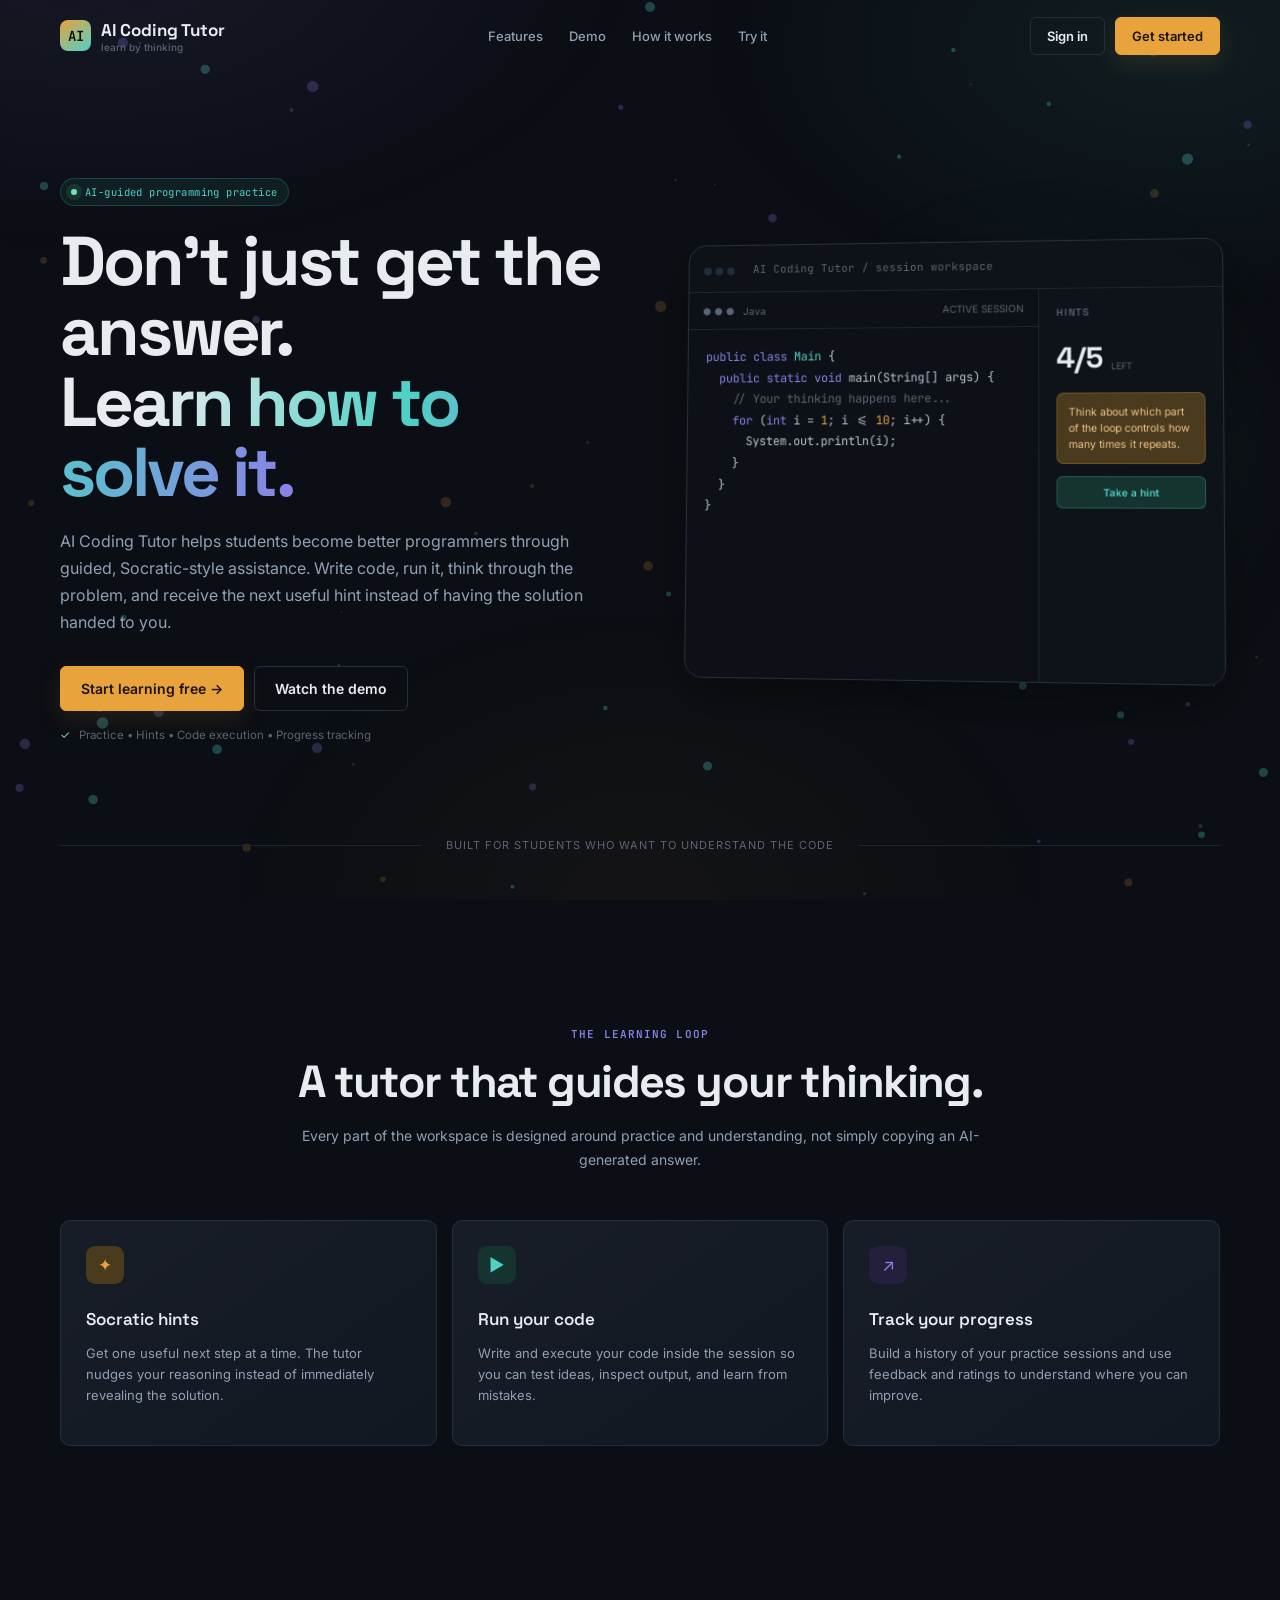
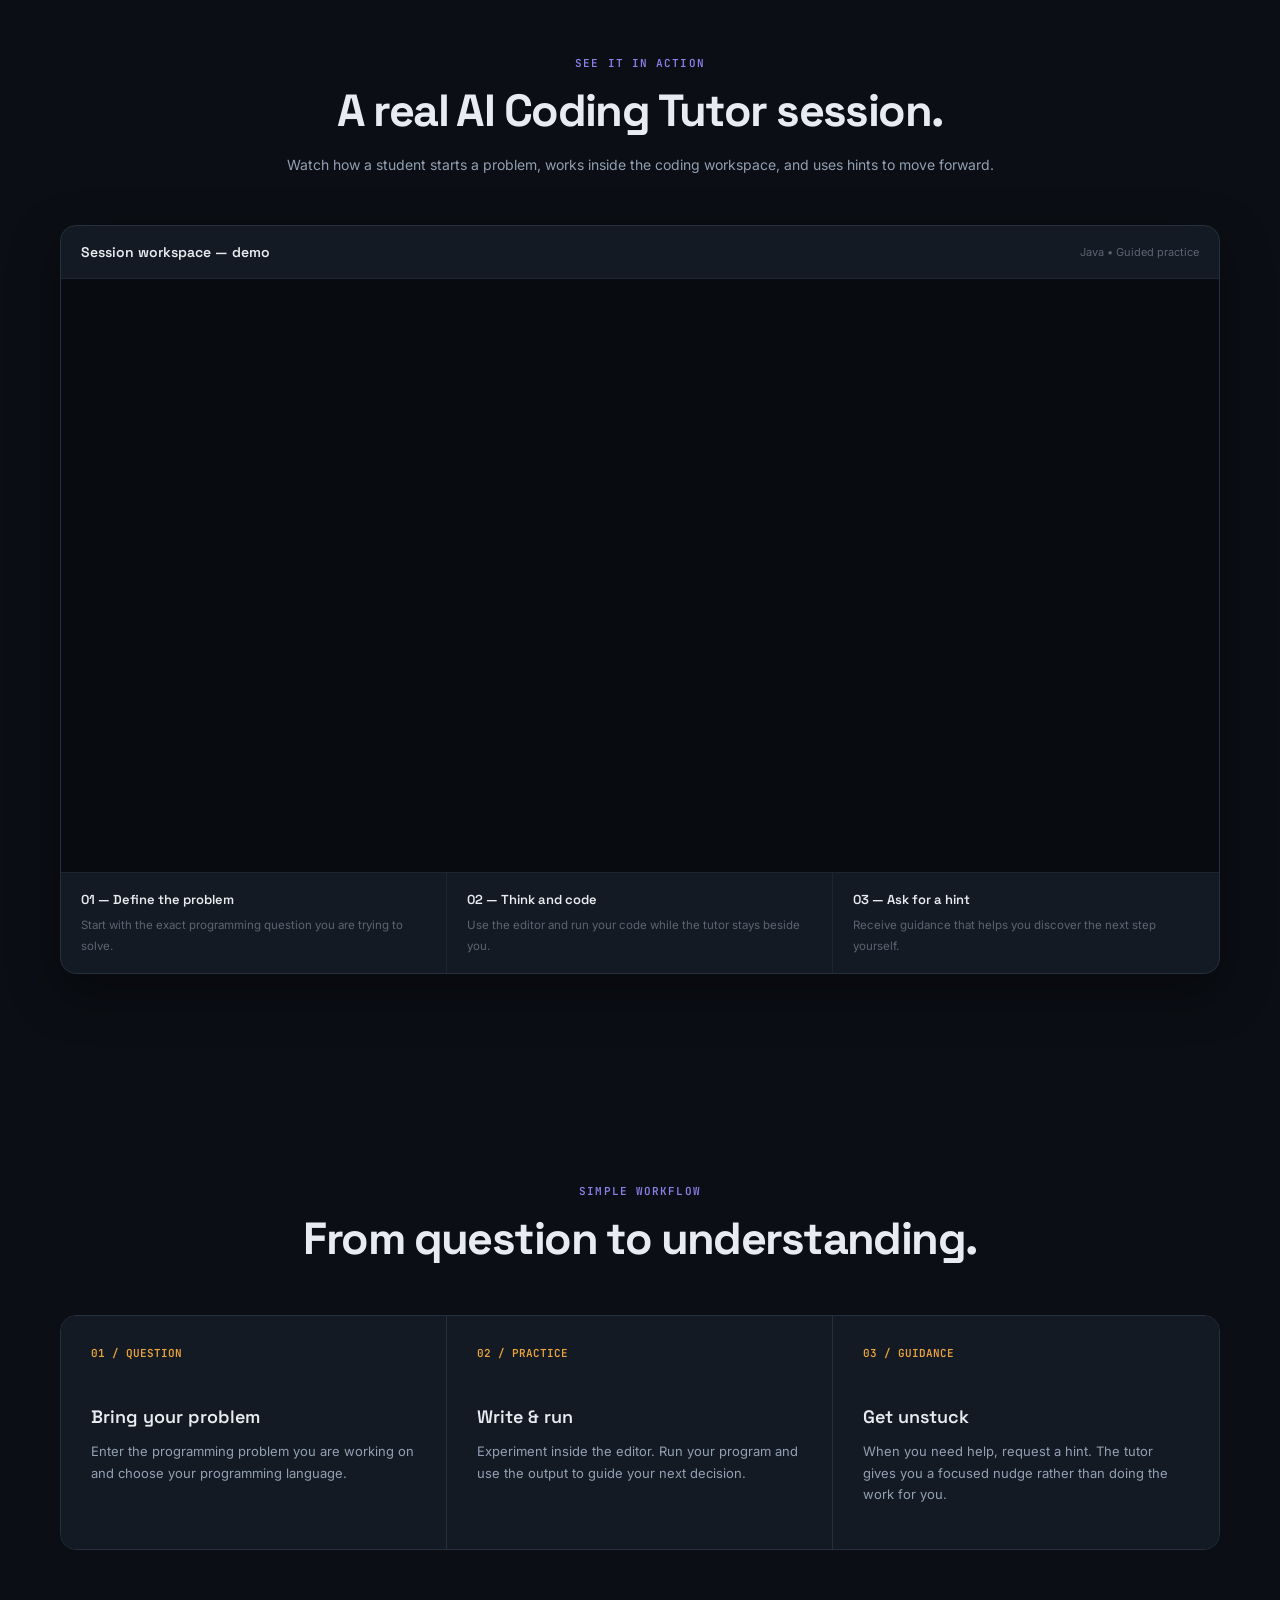
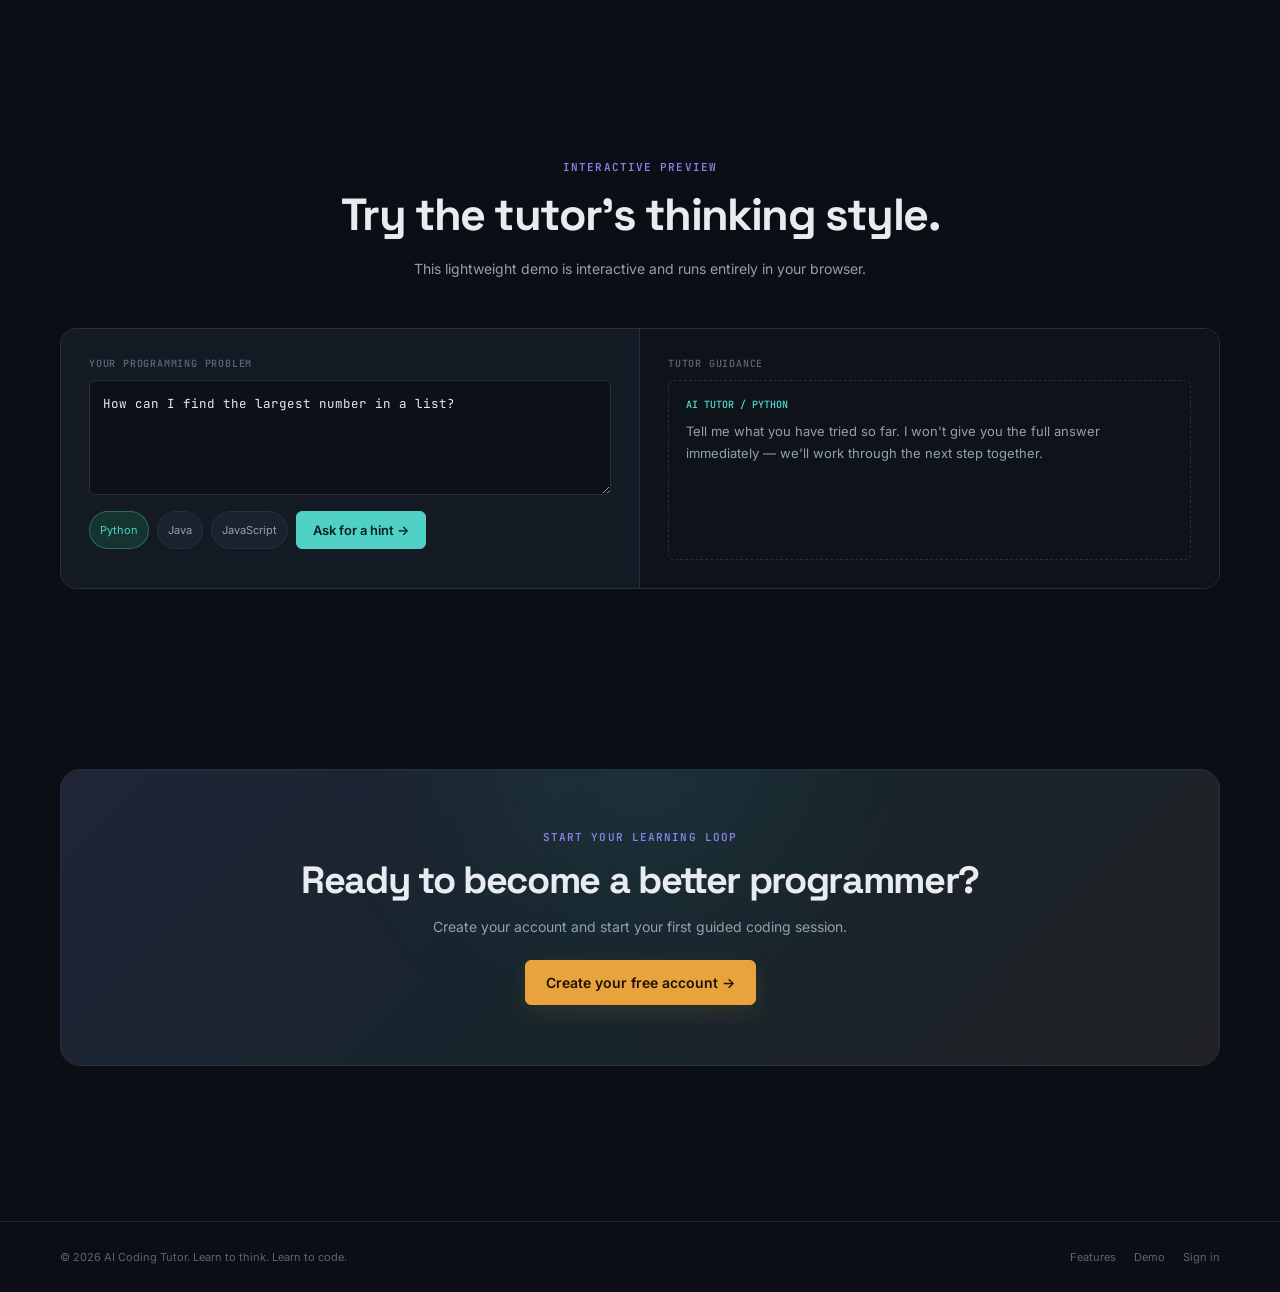
<file: src/main/resources/static/index.html>
<!DOCTYPE html>
<html lang="en">
<head>
    <meta charset="UTF-8">
    <meta name="viewport" content="width=device-width, initial-scale=1.0">
    <title>AI Coding Tutor — Learn to Think, Not Just Code</title>

    <style>
        @import url('https://fonts.googleapis.com/css2?family=Space+Grotesk:wght@500;600;700&family=Inter:wght@400;500;600;700&family=JetBrains+Mono:wght@400;500;600&display=swap');

        :root{
            --bg:#0B0E14;
            --bg-alt:#0E1219;
            --surface:#141A23;
            --surface-2:#1B222D;
            --surface-3:#222B38;
            --border:#262F3D;
            --border-soft:#1D2530;
            --text-primary:#E8ECF1;
            --text-secondary:#92A0B3;
            --text-muted:#5B6472;
            --accent-amber:#E8A33D;
            --accent-amber-dim:#4A3A1E;
            --accent-cyan:#4FD1C5;
            --accent-cyan-dim:#16342F;
            --accent-mint:#6EE7B7;
            --accent-mint-dim:#16332A;
            --accent-coral:#F2685C;
            --accent-coral-dim:#3A211E;
            --accent-violet:#8B7FE8;
            --accent-violet-dim:#241F3D;
            --radius-sm:6px;
            --radius-md:10px;
            --radius-lg:16px;
            --shadow-1:0 1px 2px rgba(0,0,0,.4);
            --shadow-2:0 18px 50px rgba(0,0,0,.38);
            --font-display:'Space Grotesk','Inter',sans-serif;
            --font-body:'Inter',sans-serif;
            --font-mono:'JetBrains Mono',monospace;
        }

        *{box-sizing:border-box}
        html{scroll-behavior:smooth;color-scheme:dark}
        body{
            margin:0;
            background:var(--bg);
            color:var(--text-primary);
            font-family:var(--font-body);
            -webkit-font-smoothing:antialiased;
            overflow-x:hidden;
        }
        body:before{
            content:"";
            position:fixed;
            inset:0;
            pointer-events:none;
            z-index:-2;
            background:
                    radial-gradient(900px 500px at 8% -5%,rgba(139,127,232,.09),transparent 60%),
                    radial-gradient(800px 450px at 92% 5%,rgba(79,209,197,.08),transparent 60%),
                    radial-gradient(700px 500px at 50% 100%,rgba(232,163,61,.045),transparent 60%);
        }
        canvas#particles{
            position:fixed;
            inset:0;
            width:100%;
            height:100%;
            z-index:-1;
            pointer-events:none;
            opacity:.7;
        }
        a{text-decoration:none;color:inherit}
        button{font-family:inherit}
        .container{width:min(1160px,calc(100% - 40px));margin:auto}

        /* NAV */
        .navbar{
            position:fixed;
            top:0;left:0;right:0;
            z-index:100;
            height:72px;
            border-bottom:1px solid transparent;
            transition:.25s ease;
        }
        .navbar.scrolled{
            background:rgba(11,14,20,.78);
            backdrop-filter:blur(16px);
            border-color:var(--border-soft);
        }
        .nav-inner{
            height:100%;
            display:flex;
            align-items:center;
            justify-content:space-between;
        }
        .brand{
            display:flex;align-items:center;gap:10px;
            font-family:var(--font-display);
            font-weight:700;font-size:17px;
        }
        .brand-mark{
            width:31px;height:31px;border-radius:8px;
            display:grid;place-items:center;
            background:linear-gradient(145deg,var(--accent-amber),var(--accent-cyan));
            color:#0B0E14;
            font-family:var(--font-mono);
            font-weight:600;font-size:14px;
        }
        .brand small{
            display:block;color:var(--text-muted);
            font-family:var(--font-body);
            font-size:10px;font-weight:500;
        }
        .nav-links{display:flex;align-items:center;gap:26px}
        .nav-links a{
            color:var(--text-secondary);
            font-size:13px;font-weight:500;
            transition:.2s;
        }
        .nav-links a:hover{color:var(--text-primary)}
        .nav-actions{display:flex;align-items:center;gap:10px}
        .btn{
            display:inline-flex;align-items:center;justify-content:center;gap:8px;
            border-radius:var(--radius-sm);
            border:1px solid transparent;
            font-weight:600;font-size:13px;
            cursor:pointer;padding:10px 16px;
            transition:transform .15s,background .2s,border-color .2s,box-shadow .2s;
        }
        .btn:hover{transform:translateY(-1px)}
        .btn-primary{
            background:var(--accent-amber);
            color:#1A1305;
            border-color:var(--accent-amber);
            box-shadow:0 8px 24px rgba(232,163,61,.12);
        }
        .btn-primary:hover{background:#f3ae4c;box-shadow:0 10px 28px rgba(232,163,61,.2)}
        .btn-outline{
            background:transparent;
            color:var(--text-primary);
            border-color:var(--border);
        }
        .btn-outline:hover{background:var(--surface-2);border-color:var(--text-secondary)}
        .btn-cyan{background:var(--accent-cyan);color:#052221;border-color:var(--accent-cyan)}
        .btn-cyan:hover{background:#63dcd1}
        .btn-large{padding:13px 20px;font-size:14px}

        /* HERO */
        .hero{
            min-height:820px;
            padding-top:100px;
            position:relative;
            display:flex;
            align-items:center;
        }
        .hero-grid{
            display:grid;
            grid-template-columns:1.02fr .98fr;
            gap:60px;
            align-items:center;
        }
        .eyebrow{
            display:inline-flex;align-items:center;gap:8px;
            padding:6px 10px;
            border:1px solid rgba(79,209,197,.2);
            background:rgba(22,52,47,.45);
            border-radius:100px;
            color:var(--accent-cyan);
            font-family:var(--font-mono);
            font-size:10.5px;
            letter-spacing:.04em;
            margin-bottom:20px;
        }
        .eyebrow .pulse{
            width:6px;height:6px;border-radius:50%;
            background:var(--accent-mint);
            box-shadow:0 0 0 5px rgba(110,231,183,.1);
        }
        .hero h1{
            font-family:var(--font-display);
            font-size:clamp(43px,5.4vw,72px);
            line-height:1.02;
            letter-spacing:-.045em;
            margin:0 0 20px;
            max-width:720px;
        }
        .hero h1 .gradient{
            background:linear-gradient(100deg,var(--text-primary) 15%,var(--accent-cyan) 54%,var(--accent-violet));
            -webkit-background-clip:text;
            background-clip:text;
            color:transparent;
        }
        .hero-copy{
            color:var(--text-secondary);
            font-size:16px;
            line-height:1.7;
            max-width:590px;
        }
        .hero-actions{display:flex;gap:10px;margin-top:30px;flex-wrap:wrap}
        .hero-note{
            display:flex;align-items:center;gap:9px;
            color:var(--text-muted);
            font-size:11.5px;
            margin-top:17px;
        }
        .hero-note span{color:var(--accent-mint)}
        .hero-visual{
            position:relative;
            perspective:1000px;
        }
        .glow{
            position:absolute;
            width:300px;height:300px;
            border-radius:50%;
            filter:blur(70px);
            background:rgba(79,209,197,.11);
            right:5%;top:15%;
            pointer-events:none;
        }
        .app-window{
            position:relative;
            border:1px solid var(--border);
            border-radius:18px;
            background:rgba(14,18,25,.9);
            box-shadow:var(--shadow-2),0 0 0 1px rgba(139,127,232,.035);
            overflow:hidden;
            transform:rotateY(-4deg) rotateX(2deg);
            transition:transform .5s ease;
        }
        .app-window:hover{transform:rotateY(0) rotateX(0) translateY(-4px)}
        .window-top{
            height:48px;
            border-bottom:1px solid var(--border-soft);
            display:flex;align-items:center;
            padding:0 15px;gap:7px;
        }
        .traffic span{width:8px;height:8px;border-radius:50%;background:var(--surface-3);display:inline-block;margin-right:4px}
        .window-title{margin-left:8px;color:var(--text-muted);font-size:11px;font-family:var(--font-mono)}
        .window-body{
            display:grid;
            grid-template-columns:1fr 180px;
            min-height:390px;
        }
        .editor{
            background:#0D1117;
            border-right:1px solid var(--border-soft);
        }
        .editor-head{
            height:38px;border-bottom:1px solid var(--border-soft);
            display:flex;align-items:center;justify-content:space-between;
            padding:0 14px;color:var(--text-muted);font-size:10px;
        }
        .code{padding:18px;font:12px/1.8 var(--font-mono);color:#B9C2D0}
        .code .kw{color:#8B7FE8}.code .fn{color:#4FD1C5}.code .str{color:#E8A33D}.code .cm{color:#5B6472}
        .code-line{white-space:pre}
        .hints{background:var(--bg-alt);padding:17px}
        .hints-title{font:600 10px var(--font-display);color:var(--text-muted);letter-spacing:.08em}
        .hint-count{
            display:flex;align-items:end;gap:8px;margin:20px 0 17px;
        }
        .hint-count strong{font:700 29px var(--font-display)}
        .hint-count small{color:var(--text-muted);font-size:9px;margin-bottom:4px}
        .mini-hint{
            padding:11px;border-radius:7px;
            background:var(--accent-amber-dim);
            border:1px solid rgba(232,163,61,.25);
            color:#F0C687;font-size:10.5px;line-height:1.5;
        }
        .mini-button{
            width:100%;margin-top:12px;padding:9px;
            border:1px solid rgba(79,209,197,.25);
            background:var(--accent-cyan-dim);
            color:var(--accent-cyan);
            border-radius:6px;font-size:10px;font-weight:600;
        }

        /* TRUST */
        .trust{padding:18px 0 70px}
        .trust-line{
            display:flex;justify-content:center;align-items:center;gap:25px;
            color:var(--text-muted);font-size:11px;
            text-transform:uppercase;letter-spacing:.09em;
        }
        .trust-line:before,.trust-line:after{content:"";height:1px;background:var(--border-soft);flex:1}

        /* SECTIONS */
        .section{padding:105px 0}
        .section-head{text-align:center;max-width:720px;margin:0 auto 48px}
        .section-kicker{
            color:var(--accent-violet);
            font:600 11px var(--font-mono);
            text-transform:uppercase;letter-spacing:.1em;
            margin-bottom:12px;
        }
        .section-head h2{
            font:700 clamp(30px,4vw,45px) var(--font-display);
            letter-spacing:-.035em;
            margin:0 0 14px;
        }
        .section-head p{color:var(--text-secondary);font-size:14px;line-height:1.7}

        /* FEATURES */
        .features{
            display:grid;grid-template-columns:repeat(3,1fr);gap:15px;
        }
        .feature{
            background:linear-gradient(145deg,rgba(27,34,45,.8),rgba(20,26,35,.85));
            border:1px solid var(--border);
            border-radius:var(--radius-md);
            padding:25px;
            min-height:220px;
            transition:transform .25s,border-color .25s,box-shadow .25s;
        }
        .feature:hover{
            transform:translateY(-5px);
            border-color:#354154;
            box-shadow:var(--shadow-2);
        }
        .feature-icon{
            width:38px;height:38px;border-radius:9px;
            display:grid;place-items:center;
            margin-bottom:24px;
            font-size:17px;
        }
        .icon-cyan{background:var(--accent-cyan-dim);color:var(--accent-cyan)}
        .icon-amber{background:var(--accent-amber-dim);color:var(--accent-amber)}
        .icon-violet{background:var(--accent-violet-dim);color:var(--accent-violet)}
        .feature h3{font:600 17px var(--font-display);margin:0 0 8px}
        .feature p{color:var(--text-secondary);font-size:13px;line-height:1.65}

        /* DEMO */
        .demo-wrap{
            background:var(--surface);
            border:1px solid var(--border);
            border-radius:var(--radius-lg);
            overflow:hidden;
            box-shadow:var(--shadow-2);
        }
        .demo-top{
            display:flex;justify-content:space-between;align-items:center;
            padding:17px 20px;border-bottom:1px solid var(--border-soft);
        }
        .demo-title{font:600 14px var(--font-display)}
        .demo-meta{color:var(--text-muted);font-size:11px}
        .video-shell{background:#080B10;padding:14px}
        video{
            display:block;width:100%;
            max-height:620px;
            border-radius:10px;
            background:#080B10;
            outline:none;
        }
        .demo-caption{
            display:grid;grid-template-columns:1fr 1fr 1fr;
            border-top:1px solid var(--border-soft);
        }
        .demo-point{padding:18px 20px;border-right:1px solid var(--border-soft)}
        .demo-point:last-child{border-right:0}
        .demo-point strong{display:block;font:600 13px var(--font-display);margin-bottom:5px}
        .demo-point span{font-size:11.5px;color:var(--text-muted);line-height:1.5}

        /* HOW IT WORKS */
        .steps{
            display:grid;grid-template-columns:repeat(3,1fr);
            border:1px solid var(--border);
            border-radius:var(--radius-lg);
            overflow:hidden;
        }
        .step{
            padding:30px;
            background:var(--surface);
            border-right:1px solid var(--border);
            position:relative;
        }
        .step:last-child{border-right:0}
        .step-num{
            font:600 11px var(--font-mono);
            color:var(--accent-amber);
            margin-bottom:45px;
        }
        .step h3{font:600 18px var(--font-display);margin-bottom:8px}
        .step p{color:var(--text-secondary);font-size:13px;line-height:1.65}

        /* INTERACTIVE */
        .playground{
            display:grid;grid-template-columns:1fr 1fr;
            background:var(--surface);
            border:1px solid var(--border);
            border-radius:var(--radius-lg);
            overflow:hidden;
        }
        .play-left{padding:28px;border-right:1px solid var(--border)}
        .play-right{padding:28px;background:var(--bg-alt)}
        .play-label{
            color:var(--text-muted);
            font:600 10px var(--font-mono);
            text-transform:uppercase;letter-spacing:.08em;
            margin-bottom:10px;
        }
        textarea.demo-input{
            width:100%;min-height:115px;resize:vertical;
            background:#0D1117;color:var(--text-primary);
            border:1px solid var(--border);
            border-radius:var(--radius-sm);
            padding:13px;
            font:12.5px/1.6 var(--font-mono);
            outline:none;
        }
        textarea.demo-input:focus{border-color:var(--accent-cyan);box-shadow:0 0 0 3px rgba(79,209,197,.1)}
        .controls{display:flex;gap:8px;flex-wrap:wrap;margin-top:12px}
        .lang-btn{
            background:var(--surface-2);border:1px solid var(--border);
            color:var(--text-secondary);padding:7px 10px;border-radius:100px;
            font-size:11px;cursor:pointer;
        }
        .lang-btn.active{color:var(--accent-cyan);border-color:rgba(79,209,197,.35);background:var(--accent-cyan-dim)}
        .tutor-response{
            min-height:180px;
            border:1px dashed var(--border);
            border-radius:var(--radius-sm);
            padding:17px;
        }
        .response-tag{color:var(--accent-cyan);font:600 10px var(--font-mono);margin-bottom:10px}
        .response-text{font-size:13px;line-height:1.65;color:var(--text-secondary)}
        .response-text strong{color:var(--text-primary)}
        .cursor{display:inline-block;width:6px;height:13px;background:var(--accent-cyan);vertical-align:-2px;margin-left:2px;animation:blink 1s infinite}
        @keyframes blink{50%{opacity:0}}

        /* CTA */
        .cta{
            padding:75px 0;
            margin-bottom:80px;
        }
        .cta-card{
            position:relative;overflow:hidden;
            border:1px solid var(--border);
            border-radius:20px;
            background:
                    linear-gradient(135deg,rgba(139,127,232,.10),rgba(79,209,197,.06) 48%,rgba(232,163,61,.06)),
                    var(--surface);
            padding:60px 50px;
            text-align:center;
        }
        .cta-card:before{
            content:"";
            position:absolute;width:320px;height:320px;
            border-radius:50%;filter:blur(90px);
            background:rgba(79,209,197,.08);
            top:-180px;left:50%;transform:translateX(-50%);
        }
        .cta-card > *{position:relative}
        .cta-card h2{font:700 38px var(--font-display);letter-spacing:-.035em;margin:0 0 12px}
        .cta-card p{color:var(--text-secondary);font-size:14px;margin-bottom:25px}

        /* FOOTER */
        footer{
            border-top:1px solid var(--border-soft);
            padding:28px 0;
        }
        .footer-inner{display:flex;justify-content:space-between;gap:20px;align-items:center}
        .footer-copy{color:var(--text-muted);font-size:11px}
        .footer-links{display:flex;gap:18px}
        .footer-links a{font-size:11px;color:var(--text-muted)}
        .footer-links a:hover{color:var(--text-primary)}

        /* REVEAL */
        .reveal{opacity:0;transform:translateY(22px);transition:opacity .7s ease,transform .7s ease}
        .reveal.visible{opacity:1;transform:none}
        .delay-1{transition-delay:.1s}.delay-2{transition-delay:.2s}.delay-3{transition-delay:.3s}

        /* RESPONSIVE */
        @media(max-width:900px){
            .nav-links{display:none}
            .hero{min-height:auto;padding:125px 0 70px}
            .hero-grid{grid-template-columns:1fr;gap:45px}
            .features,.steps{grid-template-columns:1fr}
            .step{border-right:0;border-bottom:1px solid var(--border)}
            .step:last-child{border-bottom:0}
            .playground{grid-template-columns:1fr}
            .play-left{border-right:0;border-bottom:1px solid var(--border)}
        }
        @media(max-width:620px){
            .container{width:min(100% - 28px,1160px)}
            .nav-actions .btn-outline{display:none}
            .hero h1{font-size:43px}
            .hero-copy{font-size:14px}
            .window-body{grid-template-columns:1fr}
            .hints{display:none}
            .demo-caption{grid-template-columns:1fr}
            .demo-point{border-right:0;border-bottom:1px solid var(--border-soft)}
            .demo-point:last-child{border-bottom:0}
            .cta-card{padding:42px 22px}
            .cta-card h2{font-size:29px}
            .footer-inner{align-items:flex-start;flex-direction:column}
        }
    </style>
</head>

<body>
<canvas id="particles"></canvas>

<header class="navbar" id="navbar">
    <div class="container nav-inner">
        <a class="brand" href="#">
            <span class="brand-mark">AI</span>
            <span>AI Coding Tutor<small>learn by thinking</small></span>
        </a>

        <nav class="nav-links">
            <a href="#features">Features</a>
            <a href="#demo">Demo</a>
            <a href="#how">How it works</a>
            <a href="#playground">Try it</a>
        </nav>

        <div class="nav-actions">
            <a class="btn btn-outline" href="login.html">Sign in</a>
            <a class="btn btn-primary" href="signup.html">Get started</a>
        </div>
    </div>
</header>

<main>
    <section class="hero">
        <div class="container hero-grid">
            <div class="hero-copy-wrap reveal">
                <div class="eyebrow"><span class="pulse"></span> AI-guided programming practice</div>
                <h1>Don't just get the answer.<br><span class="gradient">Learn how to solve it.</span></h1>
                <p class="hero-copy">
                    AI Coding Tutor helps students become better programmers through guided,
                    Socratic-style assistance. Write code, run it, think through the problem,
                    and receive the next useful hint instead of having the solution handed to you.
                </p>

                <div class="hero-actions">
                    <a class="btn btn-primary btn-large" href="signup.html">Start learning free →</a>
                    <a class="btn btn-outline btn-large" href="#demo">Watch the demo</a>
                </div>

                <div class="hero-note">
                    <span>✓</span> Practice • Hints • Code execution • Progress tracking
                </div>
            </div>

            <div class="hero-visual reveal delay-2">
                <div class="glow"></div>
                <div class="app-window">
                    <div class="window-top">
                        <div class="traffic"><span></span><span></span><span></span></div>
                        <div class="window-title">AI Coding Tutor / session workspace</div>
                    </div>

                    <div class="window-body">
                        <div class="editor">
                            <div class="editor-head">
                                <span>● ● ● &nbsp; Java</span>
                                <span>ACTIVE SESSION</span>
                            </div>
                            <div class="code">
                                <div class="code-line"><span class="kw">public class</span> <span class="fn">Main</span> {</div>
                                <div class="code-line">  <span class="kw">public static void</span> main(String[] args) {</div>
                                <div class="code-line">    <span class="cm">// Your thinking happens here...</span></div>
                                <div class="code-line">    <span class="kw">for</span> (<span class="kw">int</span> i = <span class="str">1</span>; i &lt;= <span class="str">10</span>; i++) {</div>
                                <div class="code-line">      System.out.println(i);</div>
                                <div class="code-line">    }</div>
                                <div class="code-line">  }</div>
                                <div class="code-line">}</div>
                            </div>
                        </div>

                        <aside class="hints">
                            <div class="hints-title">HINTS</div>
                            <div class="hint-count"><strong>4/5</strong><small>LEFT</small></div>
                            <div class="mini-hint">Think about which part of the loop controls how many times it repeats.</div>
                            <button class="mini-button">Take a hint</button>
                        </aside>
                    </div>
                </div>
            </div>
        </div>
    </section>

    <section class="trust">
        <div class="container">
            <div class="trust-line">Built for students who want to understand the code</div>
        </div>
    </section>

    <section class="section" id="features">
        <div class="container">
            <div class="section-head reveal">
                <div class="section-kicker">The learning loop</div>
                <h2>A tutor that guides your thinking.</h2>
                <p>
                    Every part of the workspace is designed around practice and understanding,
                    not simply copying an AI-generated answer.
                </p>
            </div>

            <div class="features">
                <article class="feature reveal delay-1">
                    <div class="feature-icon icon-amber">✦</div>
                    <h3>Socratic hints</h3>
                    <p>Get one useful next step at a time. The tutor nudges your reasoning instead of immediately revealing the solution.</p>
                </article>

                <article class="feature reveal delay-2">
                    <div class="feature-icon icon-cyan">▶</div>
                    <h3>Run your code</h3>
                    <p>Write and execute your code inside the session so you can test ideas, inspect output, and learn from mistakes.</p>
                </article>

                <article class="feature reveal delay-3">
                    <div class="feature-icon icon-violet">↗</div>
                    <h3>Track your progress</h3>
                    <p>Build a history of your practice sessions and use feedback and ratings to understand where you can improve.</p>
                </article>
            </div>
        </div>
    </section>

    <section class="section" id="demo">
        <div class="container">
            <div class="section-head reveal">
                <div class="section-kicker">See it in action</div>
                <h2>A real AI Coding Tutor session.</h2>
                <p>Watch how a student starts a problem, works inside the coding workspace, and uses hints to move forward.</p>
            </div>

            <div class="demo-wrap reveal">
                <div class="demo-top">
                    <div class="demo-title">Session workspace — demo</div>
                    <div class="demo-meta">Java • Guided practice</div>
                </div>

                <div class="video-shell">
                    <video autoplay loop muted playsinline preload="metadata">
                        <source src="assets/ai-coding-tutor-demo.mp4" type="video/mp4">
                        Your browser does not support HTML5 video.
                    </video>
                </div>

                <div class="demo-caption">
                    <div class="demo-point">
                        <strong>01 — Define the problem</strong>
                        <span>Start with the exact programming question you are trying to solve.</span>
                    </div>
                    <div class="demo-point">
                        <strong>02 — Think and code</strong>
                        <span>Use the editor and run your code while the tutor stays beside you.</span>
                    </div>
                    <div class="demo-point">
                        <strong>03 — Ask for a hint</strong>
                        <span>Receive guidance that helps you discover the next step yourself.</span>
                    </div>
                </div>
            </div>
        </div>
    </section>

    <section class="section" id="how">
        <div class="container">
            <div class="section-head reveal">
                <div class="section-kicker">Simple workflow</div>
                <h2>From question to understanding.</h2>
            </div>

            <div class="steps reveal">
                <div class="step">
                    <div class="step-num">01 / QUESTION</div>
                    <h3>Bring your problem</h3>
                    <p>Enter the programming problem you are working on and choose your programming language.</p>
                </div>
                <div class="step">
                    <div class="step-num">02 / PRACTICE</div>
                    <h3>Write & run</h3>
                    <p>Experiment inside the editor. Run your program and use the output to guide your next decision.</p>
                </div>
                <div class="step">
                    <div class="step-num">03 / GUIDANCE</div>
                    <h3>Get unstuck</h3>
                    <p>When you need help, request a hint. The tutor gives you a focused nudge rather than doing the work for you.</p>
                </div>
            </div>
        </div>
    </section>

    <section class="section" id="playground">
        <div class="container">
            <div class="section-head reveal">
                <div class="section-kicker">Interactive preview</div>
                <h2>Try the tutor's thinking style.</h2>
                <p>This lightweight demo is interactive and runs entirely in your browser.</p>
            </div>

            <div class="playground reveal">
                <div class="play-left">
                    <div class="play-label">Your programming problem</div>
                    <textarea id="problemInput" class="demo-input">How can I find the largest number in a list?</textarea>

                    <div class="controls">
                        <button class="lang-btn active" data-lang="Python">Python</button>
                        <button class="lang-btn" data-lang="Java">Java</button>
                        <button class="lang-btn" data-lang="JavaScript">JavaScript</button>
                        <button class="btn btn-cyan" id="hintBtn">Ask for a hint →</button>
                    </div>
                </div>

                <div class="play-right">
                    <div class="play-label">Tutor guidance</div>
                    <div class="tutor-response">
                        <div class="response-tag" id="responseTag">AI TUTOR / PYTHON</div>
                        <div class="response-text" id="responseText">
                            Tell me what you have tried so far. I won't give you the full answer immediately — we'll work through the next step together.
                        </div>
                    </div>
                </div>
            </div>
        </div>
    </section>

    <section class="cta">
        <div class="container">
            <div class="cta-card reveal">
                <div class="section-kicker">Start your learning loop</div>
                <h2>Ready to become a better programmer?</h2>
                <p>Create your account and start your first guided coding session.</p>
                <a class="btn btn-primary btn-large" href="signup.html">Create your free account →</a>
            </div>
        </div>
    </section>
</main>

<footer>
    <div class="container footer-inner">
        <div class="footer-copy">© 2026 AI Coding Tutor. Learn to think. Learn to code.</div>
        <div class="footer-links">
            <a href="#features">Features</a>
            <a href="#demo">Demo</a>
            <a href="index.html">Sign in</a>
        </div>
    </div>
</footer>

<script>
    /* NAVBAR */
    const navbar = document.getElementById("navbar");
    window.addEventListener("scroll", () => {
        navbar.classList.toggle("scrolled", window.scrollY > 20);
    });

    /* SCROLL REVEAL */
    const revealObserver = new IntersectionObserver((entries) => {
        entries.forEach(entry => {
            if (entry.isIntersecting) {
                entry.target.classList.add("visible");
                revealObserver.unobserve(entry.target);
            }
        });
    }, { threshold: 0.12 });

    document.querySelectorAll(".reveal").forEach(el => revealObserver.observe(el));

    /* INTERACTIVE TUTOR */
    const responses = {
        Python: [
            "Start by thinking about what value you need to keep track of while you inspect each item.",
            "What should your program compare the current number against?",
            "Now think about how you could update that value whenever you find something larger."
        ],
        Java: [
            "Think about a variable that can remember the largest value seen so far.",
            "How could a loop compare each element with that remembered value?",
            "If the current element is larger, what should happen to your tracking variable?"
        ],
        JavaScript: [
            "Before choosing a method, think about the state you need while traversing the array.",
            "What value should you compare each array element against?",
            "When you discover a larger value, what should your program update?"
        ]
    };

    let selectedLanguage = "Python";
    let hintIndex = 0;

    document.querySelectorAll(".lang-btn").forEach(btn => {
        btn.addEventListener("click", () => {
            document.querySelectorAll(".lang-btn").forEach(b => b.classList.remove("active"));
            btn.classList.add("active");
            selectedLanguage = btn.dataset.lang;
            hintIndex = 0;
            document.getElementById("responseTag").textContent = "AI TUTOR / " + selectedLanguage.toUpperCase();
            document.getElementById("responseText").innerHTML =
                "Tell me what you have tried so far. I won't give you the full answer immediately — we'll work through the next step together.";
        });
    });

    document.getElementById("hintBtn").addEventListener("click", () => {
        const problem = document.getElementById("problemInput").value.trim();
        const response = responses[selectedLanguage][hintIndex % responses[selectedLanguage].length];

        if (!problem) {
            document.getElementById("responseText").innerHTML =
                "Enter a programming problem first, then ask the tutor for a focused next step.";
            return;
        }

        hintIndex++;

        const target = document.getElementById("responseText");
        target.innerHTML = "";
        let i = 0;

        const timer = setInterval(() => {
            target.innerHTML = response.slice(0, i++) + '<span class="cursor"></span>';
            if (i > response.length) {
                clearInterval(timer);
                target.innerHTML = "<strong>Hint:</strong> " + response;
            }
        }, 15);
    });

    /* FLOATING PARTICLES */
    const canvas = document.getElementById("particles");
    const ctx = canvas.getContext("2d");
    let particles = [];
    let mouse = {x:-1000,y:-1000};

    function resizeCanvas(){
        const dpr = Math.min(window.devicePixelRatio || 1, 2);
        canvas.width = innerWidth * dpr;
        canvas.height = innerHeight * dpr;
        canvas.style.width = innerWidth + "px";
        canvas.style.height = innerHeight + "px";
        ctx.setTransform(dpr,0,0,dpr,0,0);

        const count = Math.min(75, Math.floor(innerWidth / 18));
        particles = Array.from({length:count}, () => ({
            x:Math.random()*innerWidth,
            y:Math.random()*innerHeight,
            vx:(Math.random()-.5)*.22,
            vy:(Math.random()-.5)*.18,
            r:Math.random()*5+.8,
            phase:Math.random()*Math.PI*2
        }));
    }
    resizeCanvas();
    window.addEventListener("resize", resizeCanvas);

    window.addEventListener("mousemove", e => {
        mouse.x = e.clientX;
        mouse.y = e.clientY;
    });

    function particleColor(p){
        const pulse = (Math.sin(Date.now()/1300 + p.phase)+1)/2;
        if(pulse > .72) return "rgba(79,209,197,.42)";
        if(pulse < .22) return "rgba(139,127,232,.35)";
        return "rgba(232,163,61,.25)";
    }

    function animateParticles(){
        ctx.clearRect(0,0,innerWidth,innerHeight);

        for(let i=0;i<particles.length;i++){
            const p = particles[i];

            p.x += p.vx;
            p.y += p.vy;

            if(p.x < -10) p.x = innerWidth+10;
            if(p.x > innerWidth+10) p.x = -10;
            if(p.y < -10) p.y = innerHeight+10;
            if(p.y > innerHeight+10) p.y = -10;

            const dx = mouse.x-p.x;
            const dy = mouse.y-p.y;
            const distance = Math.sqrt(dx*dx+dy*dy);

            if(distance < 120){
                p.x -= dx/distance * .18;
                p.y -= dy/distance * .18;
            }

            ctx.beginPath();
            ctx.arc(p.x,p.y,p.r,0,Math.PI*2);
            ctx.fillStyle = particleColor(p);
            ctx.fill();

            for(let j=i+1;j<particles.length;j++){
                const q = particles[j];
                const ax=p.x-q.x, ay=p.y-q.y;
                const d=Math.sqrt(ax*ax+ay*ay);

                if(d < 105){
                    ctx.beginPath();
                    ctx.moveTo(p.x,p.y);
                    ctx.lineTo(q.x,q.y);
                    ctx.strokeStyle=`rgba(139,127,232,${(1-d/105)*.06})`;
                    ctx.lineWidth=.6;
                    ctx.stroke();
                }
            }
        }

        requestAnimationFrame(animateParticles);
    }
    animateParticles();

    /* SUBTLE HERO PARALLAX */
    const visual = document.querySelector(".app-window");
    window.addEventListener("mousemove", e => {
        if(window.innerWidth < 900) return;
        const x = (e.clientX / innerWidth - .5);
        const y = (e.clientY / innerHeight - .5);
        visual.style.transform =
            `rotateY(${x * -5}deg) rotateX(${y * 3}deg) translateY(-2px)`;
    });
</script>
</body>
</html>
</file>
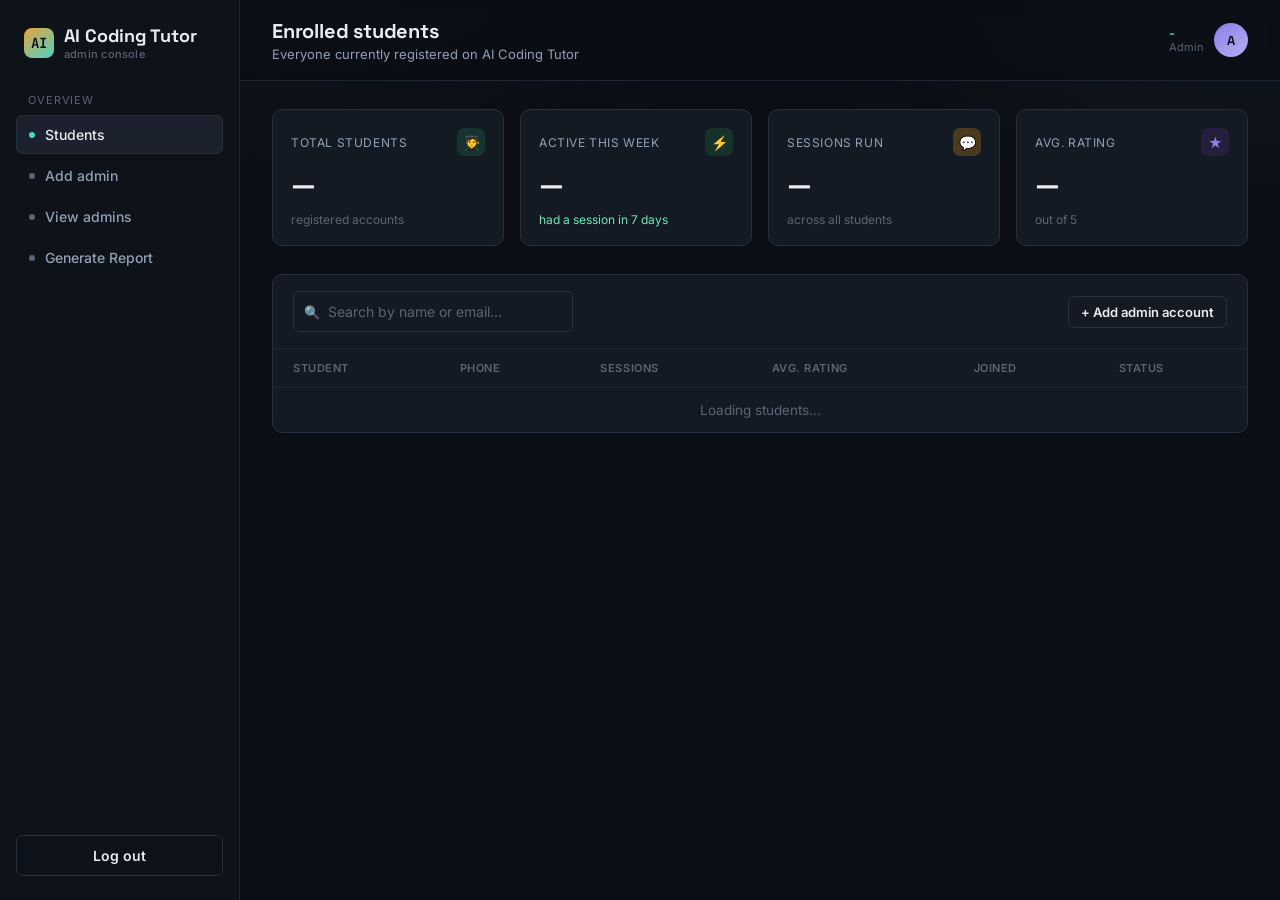
<file: src/main/resources/static/admin-dashboard.html>
<!DOCTYPE html>
<html lang="en">
<head>
    <meta charset="UTF-8">
    <meta name="viewport" content="width=device-width, initial-scale=1.0">
    <title>Admin Dashboard · AI Coding Tutor</title>
    <link rel="stylesheet" href="css/style.css">
</head>
<body>

<div class="app-shell">
    <aside class="sidebar">
        <div class="brand"><span class="brand-mark">AI</span><div><span>AI Coding Tutor</span><small>admin console</small></div></div>

        <nav class="nav-group">
            <span class="nav-label">Overview</span>
            <a class="nav-link active"><span class="dot"></span>Students</a>
            <a class="nav-link" id="open-add-admin"><span class="dot"></span>Add admin</a>
            <a class="nav-link" id="view-admin"><span class="dot"></span>View admins</a>
            <a class="nav-link" id="generate-report" href="generate-report.html"><span class="dot"></span>Generate Report</a>
        </nav>

        <div class="sidebar-foot">
            <button class="btn btn-outline btn-block" id="open-logout-modal">Log out</button>
        </div>
    </aside>

    <div>
        <header class="topbar">
            <div>
                <h1>Enrolled students</h1>
                <div class="topbar-sub">Everyone currently registered on AI Coding Tutor</div>
            </div>
            <div class="user-chip">
                <div class="who">
                    <a href="admin-profile.html"><div class="name" id="admin-name">-</div></a>
                    <div class="role">admin</div>
                </div>
                <div class="avatar role-admin" id="admin-avatar">A</div>
            </div>
        </header>

        <main class="main">
            <section class="stat-grid">
                <div class="stat-card">
                    <div class="stat-top"><span class="stat-label">Total students</span><span class="stat-icon pill-cyan">🧑‍🎓</span></div>
                    <div class="stat-value" id="stat-total">—</div>
                    <div class="stat-delta">registered accounts</div>
                </div>
                <div class="stat-card">
                    <div class="stat-top"><span class="stat-label">Active this week</span><span class="stat-icon pill-mint">⚡</span></div>
                    <div class="stat-value" id="stat-active">—</div>
                    <div class="stat-delta up">had a session in 7 days</div>
                </div>
                <div class="stat-card">
                    <div class="stat-top"><span class="stat-label">Sessions run</span><span class="stat-icon pill-amber">💬</span></div>
                    <div class="stat-value" id="stat-sessions">—</div>
                    <div class="stat-delta">across all students</div>
                </div>
                <div class="stat-card">
                    <div class="stat-top"><span class="stat-label">Avg. rating</span><span class="stat-icon pill-violet">★</span></div>
                    <div class="stat-value" id="stat-rating">—</div>
                    <div class="stat-delta">out of 5</div>
                </div>
            </section>

            <div class="panel">
                <div class="table-toolbar">
                    <div class="search-box">
                        <span class="sb-icon">🔍</span>
                        <input type="text" class="input" id="search-input" placeholder="Search by name or email…">
                    </div>
                    <button class="btn btn-outline btn-sm" id="open-add-admin-2">+ Add admin account</button>
                </div>

                <table class="data-table">
                    <thead>
                    <tr>
                        <th>Student</th>
                        <th>Phone</th>
                        <th>Sessions</th>
                        <th>Avg. rating</th>
                        <th>Joined</th>
                        <th>Status</th>
                    </tr>
                    </thead>
                    <tbody id="students-tbody">
                    <tr><td colspan="7" class="table-empty">Loading students…</td></tr>
                    </tbody>
                </table>
            </div>
        </main>
    </div>
</div>

<!-- Add admin modal -->
<div class="modal-overlay" id="add-admin-overlay">
    <div class="modal">
        <div class="modal-head">
            <h3>Add a new admin</h3>
            <button class="modal-close" id="close-add-admin">✕</button>
        </div>
        <form id="add-admin-form">
            <div class="modal-body">
                <div class="field">
                    <label for="aa-name">Full name</label>
                    <input type="text" id="aa-name" class="input" placeholder="e.g. Nayana Wickrama" required>
                </div>
                <div class="field">
                    <label for="aa-email">Email</label>
                    <input type="email" id="aa-email" class="input" placeholder="admin@aitutor.dev" required>
                </div>
                <div class="field">
                    <label for="aa-contact">Contact</label>
                    <input type="tel" id="aa-contact" class="input" placeholder="+94 XX XXX XXXX" required>
                </div>
                <div class="field" style="margin-bottom:0;">
                    <label for="aa-password">Password</label>
                    <input type="password" id="aa-password" class="input" placeholder="At least 8 characters" required>
                </div>
                <div class="field" style="margin-bottom:0;">
                    <label for="aa-confirm-password">Confirm Password</label>
                    <input type="password" id="aa-confirm-password" class="input" placeholder="At least 8 characters" required>
                </div>
            </div>
            <div class="modal-foot">
                <button type="button" class="btn btn-ghost" id="cancel-add-admin">Cancel</button>
                <button type="button" class="btn btn-primary" onclick="saveAdmin()">Create admin account</button>
            </div>
        </form>
    </div>
</div>

<!-- Logout confirmation modal -->
<div class="modal-overlay" id="logout-overlay">
    <div class="modal">
        <div class="modal-head">
            <h3>Log out?</h3>
            <button class="modal-close" id="close-logout-modal">✕</button>
        </div>
        <div class="modal-body">
            <p style="font-size:13.5px;line-height:1.6;color:var(--text-secondary);">
                You'll need to sign in again to access your sessions and progress.
            </p>
        </div>
        <div class="modal-foot">
            <button class="btn btn-ghost" id="cancel-logout-btn">Cancel</button>
            <button class="btn btn-danger" id="confirm-logout-btn">Log out</button>
        </div>
    </div>
</div>

<!-- View admins modal -->
<div class="modal-overlay" id="view-admin-overlay">
    <div class="modal modal-wide">

        <div class="modal-head">
            <div>
                <h3>System administrators</h3>
                <div style="font-size:12px;color:var(--text-muted);margin-top:4px;">
                    View all administrators registered in the system
                </div>
            </div>

            <button class="modal-close" id="close-view-admin">✕</button>
        </div>

        <div class="modal-body">

            <div style="
                display:flex;
                align-items:center;
                justify-content:space-between;
                margin-bottom:16px;
            ">
                <div>
                    <div style="
                        font-family:var(--font-display);
                        font-size:14px;
                        font-weight:600;
                    ">
                        Administrators
                    </div>

                    <div style="
                        font-size:12px;
                        color:var(--text-muted);
                        margin-top:3px;
                    ">
                        People with administrator access
                    </div>
                </div>

                <span class="pill pill-violet" id="admin-count">
                    0 admins
                </span>
            </div>

            <!-- Admin list -->
            <div id="admins-list">

                <div class="empty-state">
                    <div class="empty-icon">👤</div>
                    <h4>Loading administrators...</h4>
                </div>

            </div>

        </div>

        <div class="modal-foot">
            <button class="btn btn-ghost" id="cancel-view-admin">
                Close
            </button>

            <button class="btn btn-primary" id="open-add-admin-from-view">
                + Add admin
            </button>
        </div>

    </div>
</div>

<script src="https://code.jquery.com/jquery-3.7.1.min.js"></script>
<script src="js/ui.js"></script>
<script>

    document.addEventListener("DOMContentLoaded", () => {
        loadStudentTable();
        loadAdminName();
        loadAdminTable();
    });

    function escapeHtml(str) {
        const div = document.createElement("div");
        div.textContent = str || "";
        return div.innerHTML;
    }

    // Add admin modal wiring
    const overlay = document.getElementById("add-admin-overlay");
    function openModal() { overlay.classList.add("open"); }
    function closeModal() { overlay.classList.remove("open"); document.getElementById("add-admin-form").reset(); }
    document.getElementById("open-add-admin").addEventListener("click", openModal);
    document.getElementById("open-add-admin-2").addEventListener("click", openModal);
    document.getElementById("close-add-admin").addEventListener("click", closeModal);
    document.getElementById("cancel-add-admin").addEventListener("click", closeModal);
    overlay.addEventListener("click", (e) => { if (e.target === overlay) closeModal(); });

    const logoutOverlay = document.getElementById("logout-overlay");

    function openLogoutModal() { logoutOverlay.classList.add("open"); }
    function closeLogoutModal() { logoutOverlay.classList.remove("open"); }

    document.getElementById("open-logout-modal").addEventListener("click", openLogoutModal);
    document.getElementById("close-logout-modal").addEventListener("click", closeLogoutModal);
    document.getElementById("cancel-logout-btn").addEventListener("click", closeLogoutModal);
    logoutOverlay.addEventListener("click", (e) => { if (e.target === logoutOverlay) closeLogoutModal(); });

    document.getElementById("confirm-logout-btn").addEventListener("click", logOut);

    // ============================================================
    // View admins modal
    // ============================================================

    const viewAdminOverlay = document.getElementById("view-admin-overlay");
    const viewAdminButton = document.getElementById("view-admin");

    function openViewAdminModal() {

        viewAdminOverlay.classList.add("open");

        // Load latest admins every time modal opens
        loadAdminTable();
    }

    function closeViewAdminModal() {
        viewAdminOverlay.classList.remove("open");
    }

    // Open modal from navbar
    viewAdminButton.addEventListener("click", openViewAdminModal);

    // Close buttons
    document.getElementById("close-view-admin")
        .addEventListener("click", closeViewAdminModal);

    document.getElementById("cancel-view-admin")
        .addEventListener("click", closeViewAdminModal);

    // Close when clicking outside modal
    viewAdminOverlay.addEventListener("click", (e) => {
        if (e.target === viewAdminOverlay) {
            closeViewAdminModal();
        }
    });

    // Add admin directly from View Admins modal
    document.getElementById("open-add-admin-from-view")
        .addEventListener("click", () => {

            closeViewAdminModal();
            openModal();

        });


    // ============================================================
    // Render admins
    // ============================================================

    function renderAdmins(admins) {

        const adminsList = document.getElementById("admins-list");
        const adminCount = document.getElementById("admin-count");

        adminCount.textContent =
            admins.length + (admins.length === 1 ? " admin" : " admins");
        if (!admins || admins.length === 0) {
            adminsList.innerHTML = `
            <div class="empty-state">
                <div class="empty-icon">👤</div>
                <h4>No administrators found</h4>
                <p>There are currently no administrator accounts.</p>
            </div>
        `;
            return;
        }
        let html = "";
        for (const admin of admins) {

            const name =
                admin.adminName ||
                admin.name ||
                "Unknown admin";

            const email =
                admin.adminEmail ||
                admin.email ||
                "No email";

            const status =
                admin.adminStatus ||
                admin.status ||
                "ACTIVE";
            const isActive =
                status.toUpperCase() === "ACTIVE";
            html += `
            <div style="
                display:flex;
                align-items:center;
                justify-content:space-between;
                gap:16px;
                padding:14px 0;
                border-bottom:1px solid var(--border-soft);
            ">
                <div style="
                    display:flex;
                    align-items:center;
                    gap:12px;
                    min-width:0;
                ">
                    <div class="avatar role-admin">
                        ${initials(name)}
                    </div>

                    <div style="min-width:0;">

                        <div style="
                            font-size:13.5px;
                            font-weight:600;
                            color:var(--text-primary);
                        ">
                            ${escapeHtml(name)}
                        </div>
                        <div style="
                            font-size:12px;
                            color:var(--text-muted);
                            margin-top:3px;
                            overflow:hidden;
                            text-overflow:ellipsis;
                            white-space:nowrap;
                        ">
                            ${escapeHtml(email)}
                        </div>
                    </div>
                </div>
                <span class="status-dot ${isActive ? 'active' : 'inactive'}">
                    ${escapeHtml(status)}
                </span>
            </div>
        `;
        }


        adminsList.innerHTML = html;
    }

    // My Code

    let studentRecords = [];

    function loadStudentTable(){
        $.ajax({
            url: "http://localhost:8080/students",
            type: "GET",
            contentType: "application/json",
            headers: {
                'Authorization': 'Bearer ' + localStorage.getItem('JWT'),
            },
            success: function (response) {
                studentRecords = response.body;
                renderStudentTable(studentRecords);
                renderStats(studentRecords);
            },
            error: function (response) {
                if (response.status === 403) {
                    alert("Error 403 - Sorry, Forbidden!");
                } else if (response.status === 400) {
                    alert("Error 400 - Bad JSON");
                } else if (response.status === 401) {
                    alert("Error 401 - Unauthorized!");
                } else if (response.status === 500) {
                    alert("Error 500 - Internal Server Error");
                }
            }
        });
    }

    function renderStudentTable(students) {
        if (!students || !students.length) {
            $('#students-tbody').html(`<tr><td colspan="7" class="table-empty">No students found</td></tr>`);
            return;
        }

        let html = "";
        for (const s of students) {
            const avgRating = s.avgRating || 0;
            const isActive = s.studentStatus === "ACTIVE";

            html += `<tr>
<td>
    <div style="display:flex;align-items:center;gap:10px;">
        <div class="avatar role-student">${initials(s.studentName)}</div>
        <div>
            <div>${escapeHtml(s.studentName)}</div>
            <small>${escapeHtml(s.studentEmail)}</small>
        </div>
    </div>
</td>
<td>${escapeHtml(s.studentPhone)}</td>
<td>${s.sessionCount}</td>
<td title="${avgRating.toFixed(1)} / 5">${starString(avgRating)}</td>
<td>${formatDate(s.joinedDate)}</td>
<td><span class="status-dot ${isActive ? 'active' : 'inactive'}">${escapeHtml(s.studentStatus)}</span></td>
</tr>`;
        }
        $('#students-tbody').html(html);
    }

    function renderStats(students) {
        const total = students.length;
        const sessionsTotal = students.reduce((sum, s) => sum + s.sessionCount, 0);
        const ratedStudents = students.filter(s => s.avgRating != null && s.avgRating > 0);
        const avgRating = ratedStudents.length
            ? ratedStudents.reduce((sum, s) => sum + s.avgRating, 0) / ratedStudents.length
            : 0;
        const activeThisWeek = students.filter(s => {
            if (!s.lastActiveDate) return false;
            const diffDays = (Date.now() - new Date(s.lastActiveDate).getTime()) / 86400000;
            return diffDays <= 7;
        }).length;

        $('#stat-total').text(total);
        $('#stat-active').text(activeThisWeek);
        $('#stat-sessions').text(sessionsTotal);
        $('#stat-rating').text(avgRating.toFixed(1));
    }

    function loadAdminName(){
        let userId = localStorage.getItem('userId');

        $.ajax({
            url: "http://localhost:8080/getAdminName/" + userId,
            type: "GET",
            contentType: "application/json",
            headers: {
                'Authorization': 'Bearer ' + localStorage.getItem('JWT'),
            },
            success: function (response) {
                console.log(response.body);
                $('#admin-name').text(response.body);
                let letters = initials(response.body);
                $('#admin-avatar').text(letters);
            },
            error: function (response) {
                if (response.status === 403) {
                    alert("Error 403 - Sorry, Forbidden!");
                } else if (response.status === 400) {
                    alert("Error 400 - Bad JSON");
                } else if (response.status === 401) {
                    alert("Error 401 - Unauthorized!");
                } else if (response.status === 500) {
                    alert("Error 500 - Internal Server Error");
                }
            }
        })
    }

    function initials(fullName) {
        if (!fullName) return "?";

        const parts = fullName.trim().split(/\s+/);
        if (parts.length === 1) {
            return parts[0].slice(0, 2).toUpperCase();
        }

        const first = parts[0].charAt(0);
        const last = parts[parts.length - 1].charAt(0);
        return (first + last).toUpperCase();
    }

    function logOut(){
        localStorage.removeItem("userId");
        localStorage.removeItem("JWT");
        window.location.href = "login.html";
    }

    $('#search-input').on('input', searchStudents);

    function searchStudents(){
        let studentName = $('#search-input').val().trim();

        let studentSearch_Param = {}
        if(studentName){
            studentSearch_Param.studentName = studentName;
        }
        let studentQueryParam = $.param(studentSearch_Param);
        $.ajax({
            url: "http://localhost:8080/searchNames?" + studentQueryParam,
            type: "GET",
            contentType: "application/json",
            headers: {
                'Authorization': 'Bearer ' + localStorage.getItem('JWT'),
            },
            success: function (response) {
                studentRecords = response.body;
                renderStudentTable(studentRecords);
            },
            error: function (response) {
                if (response.status === 403) {
                    alert("Error 403 - Sorry, Forbidden!");
                } else if (response.status === 400) {
                    alert("Error 400 - Bad JSON");
                } else if (response.status === 401) {
                    alert("Error 401 - Unauthorized!");
                } else if (response.status === 500) {
                    alert("Error 500 - Internal Server Error");
                }
            }
        })
    }

    function saveAdmin(){
        let adminFullName = $('#aa-name').val().trim();
        let adminEmail = $('#aa-email').val().trim();
        let adminContact = $('#aa-contact').val().trim();
        let adminPassword = $('#aa-password').val().trim();
        let adminConfirmPassword = $('#aa-confirm-password').val().trim();

        const emailRegex = /^[^\s@]+@[^\s@]+\.[^\s@]+$/;
        const slMobileRegex = /^(?:\+94|94|0)7[01245678]\d{7}$/;

        if(!emailRegex.test(adminEmail)){
            alert('Please enter a valid email address');
            return;
        }

        if(!slMobileRegex.test(adminContact)){
            alert('Please enter a valid mobile number');
            return;
        }

        if(adminPassword !== adminConfirmPassword){
            alert("Sorry, Passwords do not match");
            return;
        }

        const obj = JSON.stringify({"adminFullName": adminFullName, "adminEmail": adminEmail, "adminContact": adminContact,"adminPassword": adminPassword});
        $.ajax({
            url: "http://localhost:8080/saveAdmin",
            type: "POST",
            contentType: "application/json",
            data: obj,
            headers: {
                'Authorization': 'Bearer ' + localStorage.getItem('JWT'),
            },
            success: function (response) {
                console.log(response);
                alert("Admin Successfully Saved!");
            },
            error: function (response) {
                if (response.status === 403) {
                    alert("Error 403 - Sorry, Forbidden!");
                } else if (response.status === 400) {
                    alert("Error 400 - Bad JSON");
                } else if (response.status === 401) {
                    alert("Error 401 - Unauthorized!");
                } else if (response.status === 500) {
                    alert("Error 500 - Internal Server Error");
                }
            }
        })
    }

    function loadAdminTable(){
        $('#admins-list').html(`
        <div class="empty-state">
            <div class="empty-icon">⏳</div>
            <h4>Loading administrators...</h4>
        </div>
    `);
        $.ajax({
            url: "http://localhost:8080/loadAdminTable",
            type: "GET",
            contentType: "application/json",
            headers: {
                'Authorization': 'Bearer ' + localStorage.getItem('JWT'),
            },
            success: function (response) {
                console.log(response);
                renderAdmins(response.body);
            },
            error: function (response) {
                if (response.status === 403) {
                    alert("Error 403 - Sorry, Forbidden!");
                } else if (response.status === 400) {
                    alert("Error 400 - Bad JSON");
                } else if (response.status === 401) {
                    alert("Error 401 - Unauthorized!");
                } else if (response.status === 500) {
                    alert("Error 500 - Internal Server Error");
                }
            }
        })
    }
</script>
</body>
</html>
</file>
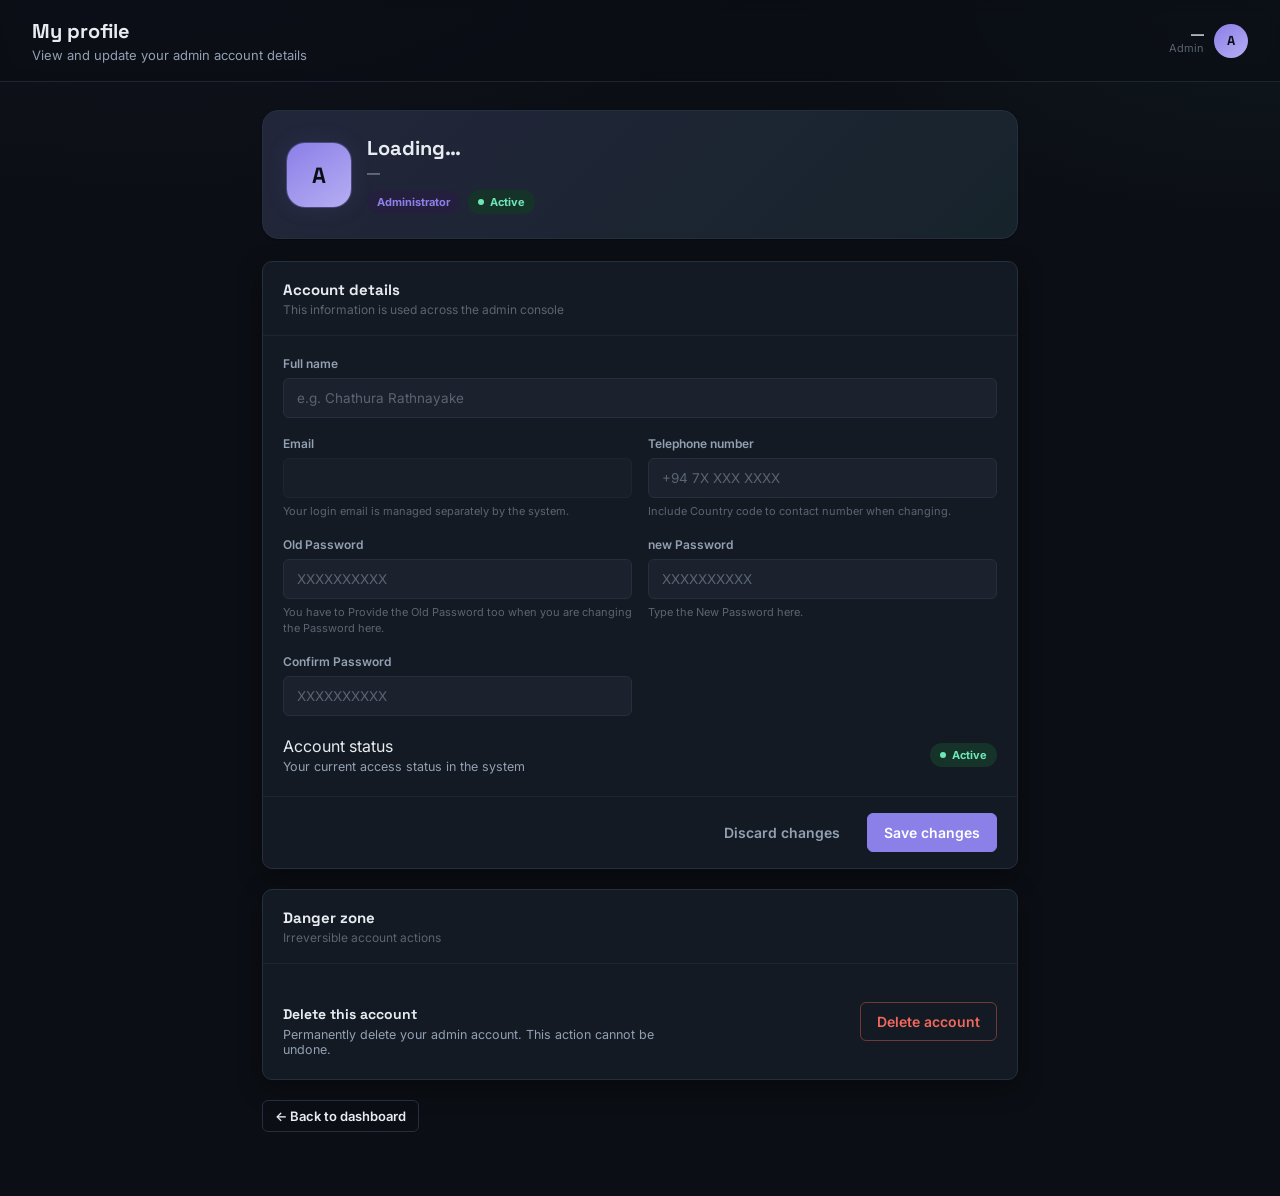
<file: src/main/resources/static/admin-profile.html>
<!DOCTYPE html>
<html lang="en">
<head>
    <meta charset="UTF-8">
    <meta name="viewport" content="width=device-width, initial-scale=1.0">
    <title>My Profile · AI Coding Tutor</title>

    <style>
        @import url('https://fonts.googleapis.com/css2?family=Space+Grotesk:wght@500;600;700&family=Inter:wght@400;500;600;700&family=JetBrains+Mono:wght@400;500;600&display=swap');

        :root{
            --bg:#0B0E14;
            --bg-alt:#0E1219;
            --surface:#141A23;
            --surface-2:#1B222D;
            --surface-3:#222B38;
            --border:#262F3D;
            --border-soft:#1D2530;
            --text-primary:#E8ECF1;
            --text-secondary:#92A0B3;
            --text-muted:#5B6472;
            --accent-amber:#E8A33D;
            --accent-amber-dim:#4A3A1E;
            --accent-cyan:#4FD1C5;
            --accent-cyan-dim:#16342F;
            --accent-mint:#6EE7B7;
            --accent-mint-dim:#16332A;
            --accent-coral:#F2685C;
            --accent-coral-dim:#3A211E;
            --accent-violet:#8B7FE8;
            --accent-violet-dim:#241F3D;
            --radius-sm:6px;
            --radius-md:10px;
            --radius-lg:16px;
            --shadow-2:0 8px 24px rgba(0,0,0,.35);
            --font-display:'Space Grotesk','Inter',sans-serif;
            --font-body:'Inter',sans-serif;
            --font-mono:'JetBrains Mono',monospace;
        }

        *{box-sizing:border-box}
        html{color-scheme:dark}
        body{
            margin:0;
            min-height:100vh;
            background:var(--bg);
            background-image:
                    radial-gradient(1200px 600px at 12% -10%,rgba(139,127,232,.06),transparent 55%),
                    radial-gradient(1000px 500px at 100% 0%,rgba(79,209,197,.05),transparent 50%);
            color:var(--text-primary);
            font-family:var(--font-body);
            -webkit-font-smoothing:antialiased;
        }
        h1,h2,h3,p{margin:0}
        a{color:inherit}
        button,input{font:inherit}
        button{cursor:pointer}

        .app-shell{
            display:grid;
            grid-template-columns:1fr;
            min-height:100vh;
        }

        .content{min-width:0}

        .btn{
            display:inline-flex;
            align-items:center;
            justify-content:center;
            gap:8px;
            border-radius:var(--radius-sm);
            border:1px solid transparent;
            font-weight:600;
            font-size:14px;
            padding:10px 16px;
            transition:.15s ease;
            white-space:nowrap;
        }
        .btn:hover{transform:translateY(-1px)}
        .btn:disabled{opacity:.45;cursor:not-allowed;transform:none}
        .btn-block{width:100%}
        .btn-sm{padding:7px 12px;font-size:13px}
        .btn-primary{
            background:var(--accent-violet);
            color:#fff;
            border-color:var(--accent-violet);
        }
        .btn-primary:hover:not(:disabled){background:#9b90ef}
        .btn-outline{
            background:transparent;
            color:var(--text-primary);
            border-color:var(--border);
        }
        .btn-outline:hover{background:var(--surface-2);border-color:var(--text-secondary)}
        .btn-ghost{
            background:transparent;
            color:var(--text-secondary);
        }
        .btn-ghost:hover{background:var(--surface-2);color:var(--text-primary)}
        .btn-danger{
            background:transparent;
            color:var(--accent-coral);
            border-color:rgba(242,104,92,.4);
        }
        .btn-danger:hover:not(:disabled){background:var(--accent-coral-dim)}
        .btn-danger-solid{
            background:var(--accent-coral);
            color:#1c0a08;
            border-color:var(--accent-coral);
        }
        .btn-danger-solid:hover:not(:disabled){background:#f4837a}

        .topbar{
            display:flex;
            align-items:center;
            justify-content:space-between;
            padding:18px 32px;
            border-bottom:1px solid var(--border-soft);
            background:rgba(11,14,20,.7);
            backdrop-filter:blur(6px);
            position:sticky;
            top:0;
            z-index:5;
        }
        .topbar-left{display:flex;align-items:center;gap:16px}
        .topbar h1{font-family:var(--font-display);font-size:20px}
        .topbar-sub{color:var(--text-secondary);font-size:13px;margin-top:3px}
        .user-chip{display:flex;align-items:center;gap:10px}
        .who{text-align:right;line-height:1.25}
        .name{font-size:13px;font-weight:600}
        .role{font-size:11px;color:var(--text-muted);text-transform:capitalize}
        .avatar,.profile-avatar{
            display:flex;align-items:center;justify-content:center;
            font-family:var(--font-display);font-weight:700;
        }
        .avatar{
            width:34px;height:34px;border-radius:50%;font-size:13px;color:#0B0E14;
            background:linear-gradient(145deg,var(--accent-violet),#b6aef2);
        }

        .main{padding:28px 32px 64px;max-width:820px;margin:0 auto}

        .profile-hero{
            background:linear-gradient(135deg,rgba(139,127,232,.12),rgba(79,209,197,.05)),var(--surface);
            border:1px solid var(--border);
            border-radius:var(--radius-lg);
            padding:24px;
            display:flex;
            align-items:center;
            justify-content:space-between;
            gap:20px;
            margin-bottom:22px;
            box-shadow:0 1px 2px rgba(0,0,0,.4);
        }
        .profile-identity{display:flex;align-items:center;gap:16px}
        .profile-avatar{
            width:64px;height:64px;border-radius:18px;
            background:linear-gradient(145deg,var(--accent-violet),#b6aef2);
            color:#0B0E14;font-size:22px;
            box-shadow:0 0 0 1px rgba(139,127,232,.35),0 0 24px rgba(139,127,232,.12);
        }
        .profile-identity h2{font-family:var(--font-display);font-size:20px;margin-bottom:4px}
        .profile-identity p{color:var(--text-secondary);font-size:13px}

        .badge-row{display:flex;align-items:center;gap:8px;margin-top:9px;flex-wrap:wrap}
        .pill{
            display:inline-flex;align-items:center;gap:6px;
            padding:5px 10px;border-radius:100px;
            font-size:11px;font-weight:700;
        }
        .pill-violet{background:var(--accent-violet-dim);color:var(--accent-violet)}
        .pill-mint{background:var(--accent-mint-dim);color:var(--accent-mint)}
        .pill-mint:before{content:"";width:6px;height:6px;border-radius:50%;background:var(--accent-mint)}
        .pill:before{display:inline-block}

        .panel{
            background:var(--surface);
            border:1px solid var(--border);
            border-radius:var(--radius-md);
            box-shadow:var(--shadow-2);
            margin-bottom:20px;
        }
        .panel-head{
            padding:18px 20px;
            border-bottom:1px solid var(--border-soft);
        }
        .panel-head h3{font-family:var(--font-display);font-size:15px}
        .panel-head p{color:var(--text-muted);font-size:12px;margin-top:3px}
        .panel-body{padding:20px}
        .panel-foot{
            display:flex;
            justify-content:flex-end;
            gap:10px;
            padding:16px 20px;
            border-top:1px solid var(--border-soft);
        }

        .form-grid{display:grid;grid-template-columns:1fr 1fr;gap:0 16px}
        .field{margin-bottom:18px}
        .field.full{grid-column:1/-1}
        .field label{
            display:block;font-size:12px;font-weight:600;
            color:var(--text-secondary);margin-bottom:7px;
        }
        .input{
            width:100%;
            background:var(--surface-2);
            border:1px solid var(--border);
            color:var(--text-primary);
            padding:11px 13px;
            border-radius:var(--radius-sm);
            font-size:13.5px;
            outline:none;
            transition:.15s ease;
        }
        .input::placeholder{color:var(--text-muted)}
        .input:focus{
            border-color:var(--accent-cyan);
            box-shadow:0 0 0 3px rgba(79,209,197,.12);
            background:var(--surface-3);
        }
        .input:disabled{opacity:.55;cursor:not-allowed}
        .field-note{margin-top:6px;color:var(--text-muted);font-size:11px;line-height:1.4}

        .status-row{
            display:flex;
            align-items:center;
            justify-content:space-between;
            gap:16px;
            padding:2px 0;
        }
        .status-row .sr-copy p{font-size:12.5px;color:var(--text-secondary);margin-top:3px}

        .danger-row{
            display:flex;
            align-items:center;
            justify-content:space-between;
            gap:16px;
            padding:16px 0;
        }
        .danger-row .dr-copy h4{font-size:14px;margin-bottom:4px;font-family:var(--font-display)}
        .danger-row .dr-copy p{font-size:12.5px;color:var(--text-secondary);max-width:400px}

        .message{display:none;margin-bottom:16px;padding:11px 13px;border-radius:var(--radius-sm);font-size:12.5px}
        .message.show{display:block}
        .message.success{background:var(--accent-mint-dim);border:1px solid rgba(110,231,183,.25);color:var(--accent-mint)}
        .message.error{background:rgba(58,33,30,.8);border:1px solid rgba(242,104,92,.3);color:#F3A79E}

        /* Modal */
        .modal-overlay{
            position:fixed;inset:0;
            background:rgba(6,8,12,.65);
            backdrop-filter:blur(3px);
            display:none;
            align-items:center;justify-content:center;
            z-index:50;padding:24px;
        }
        .modal-overlay.open{display:flex}
        .modal{
            background:var(--surface);
            border:1px solid var(--border);
            border-radius:var(--radius-lg);
            width:100%;max-width:420px;
            box-shadow:var(--shadow-2);
        }
        .modal-head{
            display:flex;align-items:center;justify-content:space-between;
            padding:18px 22px;border-bottom:1px solid var(--border-soft);
        }
        .modal-head h3{font-size:16px;font-family:var(--font-display)}
        .modal-close{
            background:none;border:none;color:var(--text-muted);
            font-size:18px;cursor:pointer;line-height:1;padding:4px;
        }
        .modal-close:hover{color:var(--text-primary)}
        .modal-body{padding:22px}
        .modal-body p{font-size:13.5px;line-height:1.6;color:var(--text-secondary)}
        .modal-foot{
            display:flex;justify-content:flex-end;gap:10px;
            padding:16px 22px;border-top:1px solid var(--border-soft);
        }
        .confirm-input{margin-top:14px}

        @media(max-width:650px){
            .topbar{padding:16px 18px}
            .topbar-sub{display:none}
            .main{padding:20px 16px 40px}
            .profile-hero{flex-direction:column;align-items:flex-start}
            .form-grid{grid-template-columns:1fr}
            .field.full{grid-column:auto}
            .who{display:none}
            .status-row,.danger-row{flex-direction:column;align-items:flex-start;gap:12px}
            .danger-row .btn{width:100%}
        }
    </style>
</head>

<body>

<div class="app-shell">
    <div class="content">

        <header class="topbar">
            <div class="topbar-left">
                <div>
                    <h1>My profile</h1>
                    <div class="topbar-sub">View and update your admin account details</div>
                </div>
            </div>

            <div class="user-chip">
                <div class="who">
                    <div class="name" id="topbar-admin-name">—</div>
                    <div class="role">admin</div>
                </div>
                <div class="avatar" id="topbar-admin-avatar">A</div>
            </div>
        </header>

        <main class="main">

            <div class="profile-hero">
                <div class="profile-identity">
                    <div class="profile-avatar" id="hero-avatar">A</div>
                    <div>
                        <h2 id="hero-name">Loading…</h2>
                        <p id="hero-email">—</p>
                        <div class="badge-row">
                            <span class="pill pill-violet">Administrator</span>
                            <span class="pill pill-mint" id="hero-status">Active</span>
                        </div>
                    </div>
                </div>
            </div>

            <div id="message" class="message"></div>

            <!-- Account details -->
            <form class="panel" id="details-form">
                <div class="panel-head">
                    <h3>Account details</h3>
                    <p>This information is used across the admin console</p>
                </div>
                <div class="panel-body">
                    <div class="form-grid">
                        <div class="field full">
                            <label for="pf-full-name">Full name</label>
                            <input type="text" id="pf-full-name" class="input" placeholder="e.g. Chathura Rathnayake" required>
                        </div>

                        <div class="field">
                            <label for="pf-email">Email</label>
                            <input type="email" id="pf-email" class="input" disabled>
                            <div class="field-note">Your login email is managed separately by the system.</div>
                        </div>

                        <div class="field">
                            <label for="pf-phone">Telephone number</label>
                            <input type="tel" id="pf-phone" class="input" placeholder="+94 7X XXX XXXX">
                            <div class="field-note">Include Country code to contact number when changing.</div>
                        </div>

                        <div class="field">
                            <label for="pf-old-password">Old Password</label>
                            <input type="password" id="pf-old-password" class="input" placeholder="XXXXXXXXXX">
                            <div class="field-note">You have to Provide the Old Password too when you are changing the Password here.</div>
                        </div>

                        <div class="field">
                            <label for="pf-new-password">new Password</label>
                            <input type="password" id="pf-new-password" class="input" placeholder="XXXXXXXXXX">
                            <div class="field-note">Type the New Password here.</div>
                        </div>

                        <div class="field">
                            <label for="pf-confirm-password">Confirm Password</label>
                            <input type="password" id="pf-confirm-password" class="input" placeholder="XXXXXXXXXX">
                        </div>
                    </div>

                    <div class="status-row">
                        <div class="sr-copy">
                            <label style="margin-bottom:2px;display:block;">Account status</label>
                            <p>Your current access status in the system</p>
                        </div>
                        <span class="pill pill-mint" id="status-pill">Active</span>
                    </div>
                </div>
                <div class="panel-foot">
                    <button type="button" class="btn btn-ghost" id="details-reset-btn" onclick="getAdminDetails()">Discard changes</button>
                    <button type="button" class="btn btn-primary" id="details-save-btn" onclick="updateAdmin()">Save changes</button>
                </div>
            </form>

            <!-- Danger zone -->
            <div class="panel">
                <div class="panel-head">
                    <h3>Danger zone</h3>
                    <p>Irreversible account actions</p>
                </div>
                <div class="panel-body" style="padding-top:6px;padding-bottom:6px;">
                    <div class="danger-row">
                        <div class="dr-copy">
                            <h4>Delete this account</h4>
                            <p>Permanently delete your admin account. This action cannot be undone.</p>
                        </div>
                        <button type="button" class="btn btn-danger" id="open-delete-modal">Delete account</button>
                    </div>
                </div>
            </div>
            <a style="text-decoration: none" href="admin-dashboard.html" class="btn btn-outline btn-sm">← Back to dashboard</a>

        </main>
    </div>
</div>

<!-- Delete account confirmation modal -->
<div class="modal-overlay" id="delete-overlay">
    <div class="modal">
        <div class="modal-head">
            <h3>Delete account?</h3>
            <button class="modal-close" id="close-delete-modal">✕</button>
        </div>
        <div class="modal-body">
            <p>
                This will permanently delete your admin account and remove your access to the console.
                This action <strong style="color:var(--accent-coral);">cannot be undone</strong>.
            </p>
            <div class="field confirm-input">
                <label for="delete-confirm-input">Type <strong>DELETE</strong> to confirm</label>
                <input type="text" id="delete-confirm-input" class="input" placeholder="DELETE" autocomplete="off">
            </div>
        </div>
        <div class="modal-foot">
            <button type="button" class="btn btn-ghost" id="cancel-delete-btn">Cancel</button>
            <button type="button" class="btn btn-danger-solid" id="confirm-delete-btn" disabled>Delete my account</button>
        </div>
    </div>
</div>

<script src="https://code.jquery.com/jquery-3.7.1.min.js"></script>
<script>

    document.addEventListener("DOMContentLoaded", () => {
        getAdminDetails();
    });
    /* =================================================================
       CONFIG — adjust to match your backend
       ================================================================= */
    const API_BASE = "http://localhost:8080";
    const userId = localStorage.getItem("userId");
    const jwt = localStorage.getItem("JWT");

    let originalDetails = { fullName: "", email: "", phone: "" };

    /* =================================================================
       Helpers
       ================================================================= */
    function initials(fullName) {
        if (!fullName) return "?";
        const parts = fullName.trim().split(/\s+/);
        if (parts.length === 1) return parts[0].slice(0, 2).toUpperCase();
        return (parts[0].charAt(0) + parts[parts.length - 1].charAt(0)).toUpperCase();
    }

    function showMessage(text, type) {
        const el = document.getElementById("message");
        el.className = "message show " + type;
        el.textContent = (type === "success" ? "✓ " : "⚠ ") + text;
        setTimeout(() => el.classList.remove("show"), 4000);
    }

    function handleAjaxError(response) {
        if (response.status === 403) {
            alert("Error 403 - Sorry, Forbidden!");
        } else if (response.status === 400) {
            alert("Error 400 - Bad JSON");
        } else if (response.status === 401) {
            alert("Error 401 - Unauthorized!");
        } else if (response.status === 500) {
            alert("Error 500 - Internal Server Error");
        } else {
            showMessage("Something went wrong. Please try again.", "error");
        }
    }

    function applyIdentityToUI(fullName, email, status) {
        const initialsText = initials(fullName);

        document.getElementById("hero-name").textContent = fullName || "Admin";
        document.getElementById("hero-email").textContent = email || "—";
        document.getElementById("hero-avatar").textContent = initialsText;

        document.getElementById("topbar-admin-name").textContent = fullName || "Admin";
        document.getElementById("topbar-admin-avatar").textContent = initialsText;

        const isActive = (status || "ACTIVE").toString().toUpperCase() === "ACTIVE";
        const statusLabel = isActive ? "Active" : (status || "Inactive");

        document.getElementById("hero-status").textContent = statusLabel;
        document.getElementById("status-pill").textContent = statusLabel;
        document.getElementById("status-pill").className = "pill " + (isActive ? "pill-mint" : "pill-violet");
    }
    /* =================================================================
       Save account details
       TODO: point this at your real "update admin details" endpoint.
       Expected payload: { fullName, phone }
       ================================================================= */
    const detailsForm = document.getElementById("details-form");
    const fullNameInput = document.getElementById("pf-full-name");
    const phoneInput = document.getElementById("pf-phone");

    detailsForm.addEventListener("submit", function (e) {
        e.preventDefault();

        if (!fullNameInput.value.trim()) {
            showMessage("Please enter your full name.", "error");
            return;
        }

        const payload = {
            fullName: fullNameInput.value.trim(),
            phone: phoneInput.value.trim()
        };

        const saveBtn = document.getElementById("details-save-btn");
        saveBtn.disabled = true;
        saveBtn.textContent = "Saving…";

        $.ajax({
            url: `${API_BASE}/updateAdminDetails/${userId}`,
            type: "PUT",
            contentType: "application/json",
            headers: { 'Authorization': 'Bearer ' + jwt },
            data: JSON.stringify(payload),
            success: function () {
                originalDetails.fullName = payload.fullName;
                originalDetails.phone = payload.phone;
                applyIdentityToUI(payload.fullName, originalDetails.email, document.getElementById("status-pill").textContent);
                showMessage("Profile updated successfully.", "success");
            },
            error: handleAjaxError,
            complete: function () {
                saveBtn.disabled = false;
                saveBtn.textContent = "Save changes";
            }
        });
    });

    document.getElementById("details-reset-btn").addEventListener("click", () => {
        fullNameInput.value = originalDetails.fullName;
        phoneInput.value = originalDetails.phone;
    });

    /* =================================================================
       Delete account
       TODO: point this at your real "delete admin account" endpoint.
       ================================================================= */
    const deleteOverlay = document.getElementById("delete-overlay");
    const deleteConfirmInput = document.getElementById("delete-confirm-input");
    const confirmDeleteBtn = document.getElementById("confirm-delete-btn");

    function openDeleteModal() {
        deleteOverlay.classList.add("open");
        deleteConfirmInput.value = "";
        confirmDeleteBtn.disabled = true;
    }
    function closeDeleteModal() {
        deleteOverlay.classList.remove("open");
    }

    document.getElementById("open-delete-modal").addEventListener("click", openDeleteModal);
    document.getElementById("close-delete-modal").addEventListener("click", closeDeleteModal);
    document.getElementById("cancel-delete-btn").addEventListener("click", closeDeleteModal);
    deleteOverlay.addEventListener("click", (e) => { if (e.target === deleteOverlay) closeDeleteModal(); });

    deleteConfirmInput.addEventListener("input", () => {
        confirmDeleteBtn.disabled = deleteConfirmInput.value.trim() !== "DELETE";
    });

    confirmDeleteBtn.addEventListener("click", () => {
        confirmDeleteBtn.disabled = true;
        confirmDeleteBtn.textContent = "Deleting…";

        let userId = localStorage.getItem("userId");

        $.ajax({
            url: `http://localhost:8080/deleteAdmin/` + userId,
            type: "DELETE",
            contentType: "application/json",
            headers: { 'Authorization': 'Bearer ' + jwt },
            success: function () {
                localStorage.removeItem("JWT");
                localStorage.removeItem("userId");
                window.location.href = "index.html";
            },
            error: function (response) {
                handleAjaxError(response);
                confirmDeleteBtn.disabled = false;
                confirmDeleteBtn.textContent = "Delete my account";
            }
        });
    });

    // My Code

    function getAdminDetails(){
        let userId = localStorage.getItem("userId");

        $.ajax({
            url: "http://localhost:8080/getAdmin/" + userId,
            type: "GET",
            contentType: "application/json",
            headers: {
                'Authorization': 'Bearer ' + localStorage.getItem('JWT'),
            },
            success: function (response) {
                console.log(response.body)
                $('#topbar-admin-name').text(response.body.adminName);
                $('#hero-name').text(response.body.adminName)
                $('#hero-email').text(response.body.adminEmail)
                let letters = initials(response.body.adminName)
                $('#topbar-admin-avatar').text(letters)
                $('#hero-avatar').text(letters)
                $('#pf-full-name').val(response.body.adminName)
                $('#pf-email').val(response.body.adminEmail)
                $('#pf-phone').val(response.body.adminContact)
            },
            error: function (response) {
                if (response.status === 403) {
                    alert("Error 403 - Sorry, Forbidden!");
                } else if (response.status === 400) {
                    alert("Error 400 - Bad JSON");
                } else if (response.status === 401) {
                    alert("Error 401 - Unauthorized!");
                } else if (response.status === 500) {
                    alert("Error 500 - Internal Server Error");
                }
            }
        })
    }

    function updateAdmin(){
        let userId = localStorage.getItem("userId");
        let adminName = $('#pf-full-name').val().trim();
        let adminContact = $('#pf-phone').val().trim();
        let oldPassword = $('#pf-old-password').val().trim();
        let newPassword = $('#pf-new-password').val().trim();
        let confirmPassword = $('#pf-confirm-password').val().trim();

        const slMobileRegex = /^(?:\+94|94|0)7[01245678]\d{7}$/;
        if(!slMobileRegex.test(adminContact)){
            alert("Please Enter a Valid Contact Number");
            return;
        }

        if(newPassword !== confirmPassword){
            alert("Passwords do not match!");
            return;
        }

        const obj = JSON.stringify({"userId":userId,"adminName":adminName,"adminContact":adminContact,"oldPassword":oldPassword,"newPassword":newPassword});
        $.ajax({
            url: "http://localhost:8080/updateAdminDetails",
            type: "PUT",
            contentType: "application/json",
            data: obj,
            headers: {
                'Authorization': 'Bearer ' + localStorage.getItem('JWT'),
            },
            success: function (response) {
                console.log(response.body);
                alert("Admin Updated successfully!");
            },
            error: function (response) {
                if (response.status === 403) {
                    alert("Error 403 - Sorry, Forbidden!");
                } else if (response.status === 400) {
                    alert("Error 400 - Bad JSON");
                } else if (response.status === 401) {
                    alert("Error 401 - Unauthorized!");
                } else if (response.status === 500) {
                    alert("Error 500 - Internal Server Error");
                }
            }
        })

    }

</script>
</body>
</html>
</file>
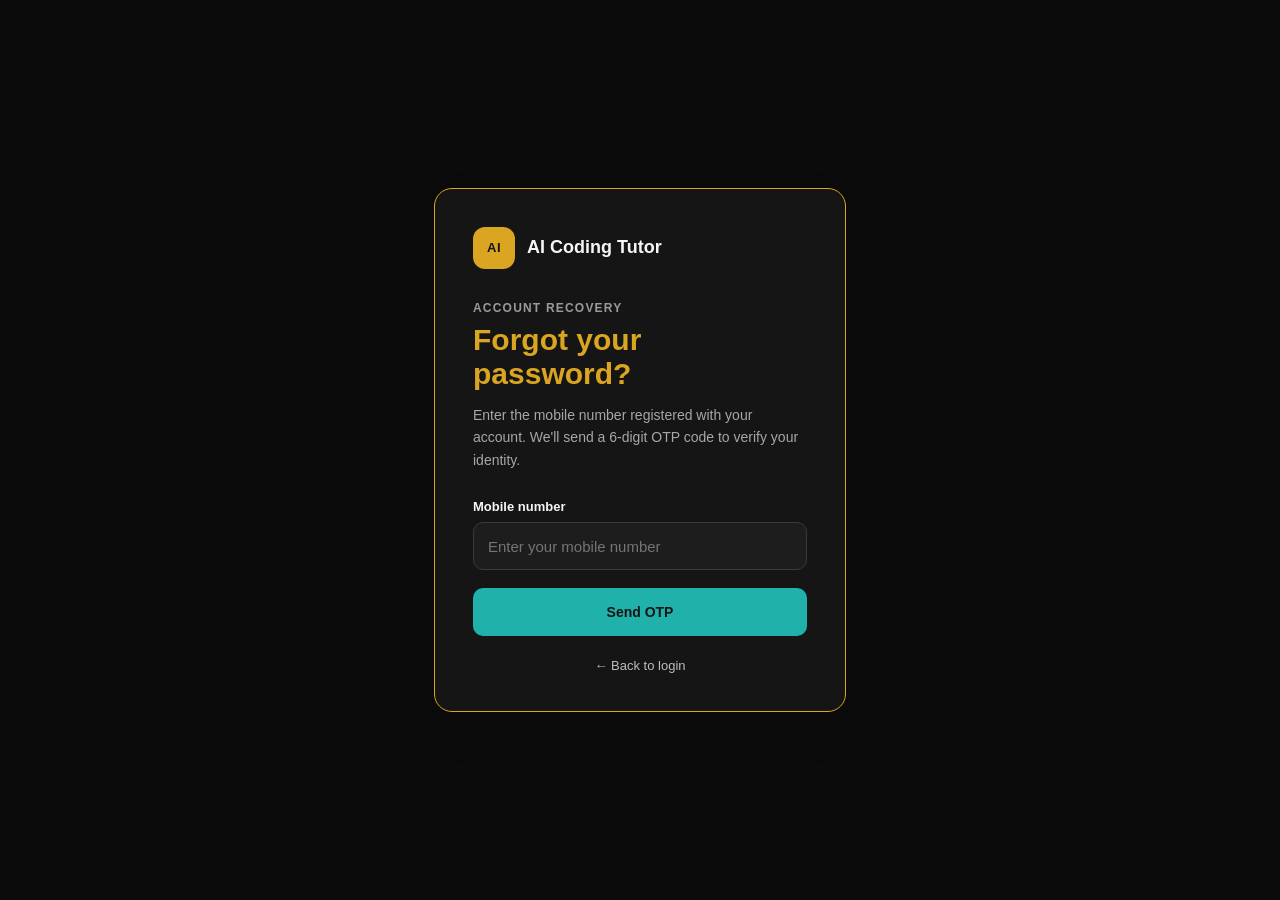
<file: src/main/resources/static/forgot-password.html>
<!DOCTYPE html>
<html lang="en">
<head>
    <meta charset="UTF-8">
    <meta name="viewport" content="width=device-width, initial-scale=1.0">
    <title>Forgot Password · AI Coding Tutor</title>

    <style>
        * {
            box-sizing: border-box;
        }

        body {
            margin: 0;
            min-height: 100vh;
            display: flex;
            align-items: center;
            justify-content: center;
            background: #0b0b0b;
            color: #f5f5f5;
            font-family: Arial, Helvetica, sans-serif;
        }

        .page {
            width: 100%;
            max-width: 460px;
            padding: 24px;
        }

        .card {
            background: #151515;
            border: 1px solid goldenrod;
            border-radius: 18px;
            padding: 38px;
            box-shadow: 0 18px 45px rgba(0, 0, 0, 0.08);
        }

        .brand {
            display: flex;
            align-items: center;
            gap: 12px;
            margin-bottom: 32px;
            font-weight: 700;
            font-size: 18px;
        }

        .brand-mark {
            width: 42px;
            height: 42px;
            display: grid;
            place-items: center;
            border-radius: 12px;
            background: goldenrod;
            color: #151515;
            font-size: 13px;
            letter-spacing: .5px;
        }

        .eyebrow {
            margin: 0 0 8px;
            color: #9a9a9a;
            font-size: 12px;
            font-weight: 700;
            letter-spacing: 1.2px;
            text-transform: uppercase;
        }

        h1 {
            margin: 0;
            font-size: 30px;
            line-height: 1.15;
        }

        .description {
            margin: 12px 0 28px;
            color: #a7a7a7;
            font-size: 14px;
            line-height: 1.6;
        }

        .field {
            margin-bottom: 18px;
        }

        label {
            display: block;
            margin-bottom: 8px;
            font-size: 13px;
            font-weight: 700;
        }

        input {
            width: 100%;
            height: 48px;
            border: 1px solid #3a3a3a;
            border-radius: 10px;
            padding: 0 14px;
            background: #1d1d1d;
            color: #f5f5f5;
            font-size: 15px;
            outline: none;
            transition: .2s ease;
        }

        input:focus {
            background: #151515;
            border-color: #eeeeee;
            box-shadow: 0 0 0 3px rgba(0, 0, 0, .07);
        }

        .btn {
            width: 100%;
            height: 48px;
            border: 0;
            border-radius: 10px;
            background: lightseagreen;
            color: #151515;
            font-size: 14px;
            font-weight: 700;
            cursor: pointer;
            transition: .2s ease;
        }

        .btn:hover {
            background: #ffffff;
            transform: translateY(-1px);
            box-shadow: 0 8px 18px rgba(0, 0, 0, .14);
        }

        .btn:active {
            transform: translateY(0);
        }

        .back-link {
            display: block;
            margin-top: 22px;
            text-align: center;
            color: #bdbdbd;
            font-size: 13px;
            text-decoration: none;
        }

        .back-link:hover {
            color: #f5f5f5;
            text-decoration: underline;
        }

        .message {
            display: none;
            margin-top: 18px;
            padding: 12px 14px;
            border-radius: 9px;
            background: #242424;
            color: #333;
            font-size: 13px;
            line-height: 1.5;
        }

        .message.show {
            display: block;
        }

        @media (max-width: 500px) {
            .card {
                padding: 28px 22px;
            }

            h1 {
                font-size: 26px;
            }
        }
    </style>
</head>

<body>

<div class="page">
    <div class="card">

        <div class="brand">
            <span class="brand-mark">AI</span>
            <span>AI Coding Tutor</span>
        </div>

        <p class="eyebrow">Account recovery</p>
        <h1 style="color: goldenrod">Forgot your password?</h1>

        <p class="description">
            Enter the mobile number registered with your account.
            We'll send a 6-digit OTP code to verify your identity.
        </p>

        <form id="forgot-form">
            <div class="field">
                <label for="mobile">Mobile number</label>
                <input
                        type="tel"
                        id="mobile"
                        placeholder="Enter your mobile number"
                        autocomplete="tel"
                        required
                >
            </div>

            <button type="submit" class="btn">Send OTP</button>
        </form>

        <div class="message" id="message"></div>

        <a href="login.html" class="back-link">← Back to login</a>

    </div>
</div>

<script>
    document.getElementById("forgot-form").addEventListener("submit", function (event) {
        event.preventDefault();

        const mobile = document.getElementById("mobile").value.trim();
        const message = document.getElementById("message");

        if (mobile === "") {
            message.textContent = "Please enter your mobile number.";
            message.classList.add("show");
            return;
        }

        /*
         * Connect your Spring Boot endpoint here.
         * Example:
         *
         * $.ajax({
         *     url: "http://localhost:8080/forgotPassword",
         *     type: "POST",
         *     contentType: "application/json",
         *     data: JSON.stringify({ mobile: mobile }),
         *     success: function () {
         *         window.location.href = "verify-otp.html";
         *     }
         * });
         */

        // Temporary frontend demonstration:
        sessionStorage.setItem("resetMobile", mobile);

        message.textContent =
            "A 6-digit OTP has been sent to your registered mobile number.";

        message.classList.add("show");

        setTimeout(function () {
            window.location.href = "verify-otp.html";
        }, 900);
    });
</script>

</body>
</html>
</file>
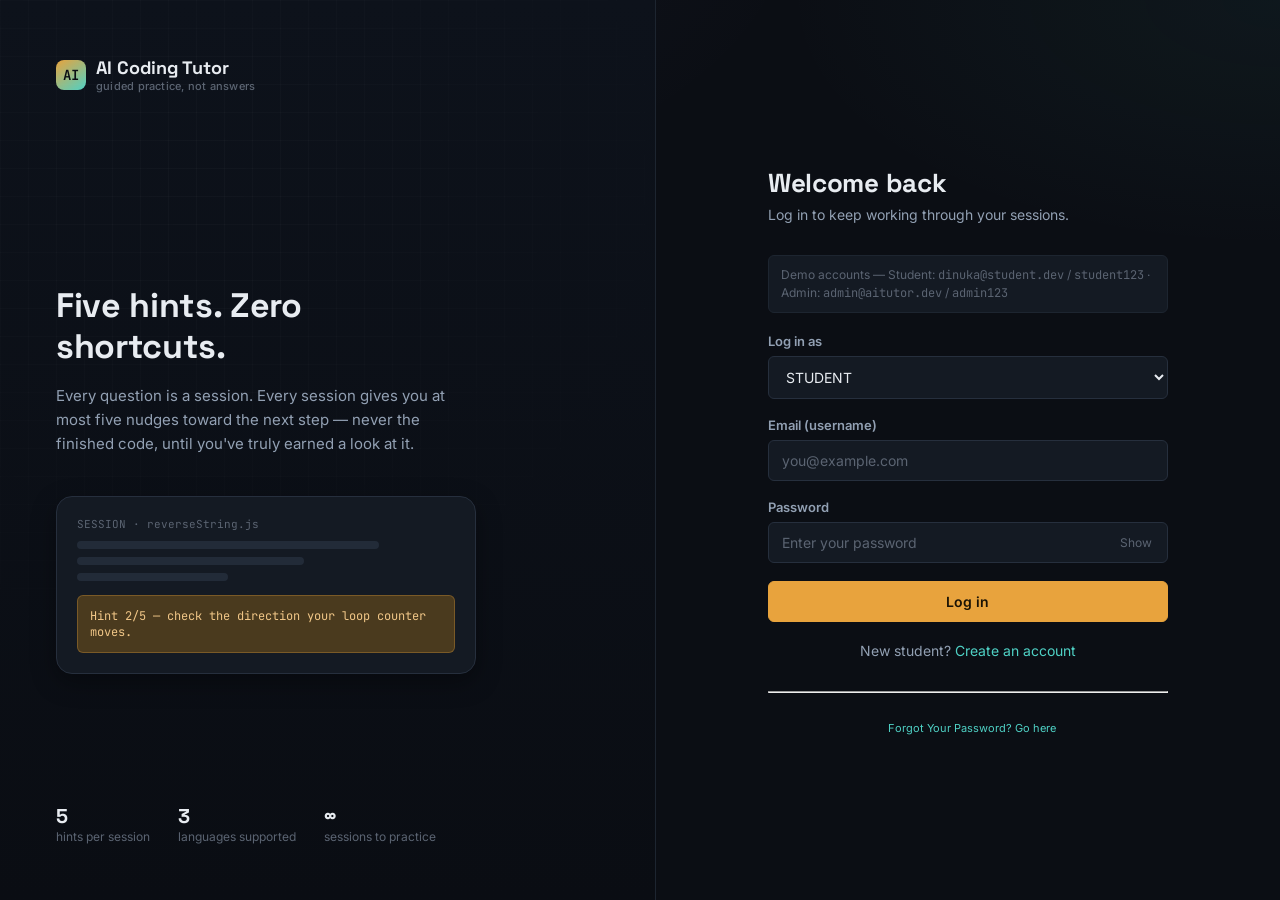
<file: src/main/resources/static/login.html>
<!DOCTYPE html>
<html lang="en">
<head>
    <meta charset="UTF-8">
    <meta name="viewport" content="width=device-width, initial-scale=1.0">
    <title>Log in · AI Coding Tutor</title>
    <link rel="stylesheet" href="css/style.css">
</head>
<body>

<div class="auth-shell">
    <!-- Visual side -->
    <aside class="auth-visual">
        <div class="brand">
            <span class="brand-mark">AI</span>
            <div><span>AI Coding Tutor</span><small>guided practice, not answers</small></div>
        </div>

        <div class="visual-copy">
            <h1>Five hints. Zero shortcuts.</h1>
            <p>Every question is a session. Every session gives you at most five nudges toward the next step — never the finished code, until you've truly earned a look at it.</p>

            <div class="visual-mock-card">
                <div class="mono" style="font-size:11px;color:var(--text-muted);margin-bottom:10px;">SESSION · reverseString.js</div>
                <div class="mock-line w80"></div>
                <div class="mock-line w60"></div>
                <div class="mock-line w40"></div>
                <div class="mock-hint">Hint 2/5 — check the direction your loop counter moves.</div>
            </div>
        </div>

        <div class="visual-foot">
            <div><strong>5</strong>hints per session</div>
            <div><strong>3</strong>languages supported</div>
            <div><strong>∞</strong>sessions to practice</div>
        </div>
    </aside>

    <!-- Form side -->
    <div class="auth-form-wrap">
        <form class="auth-form" id="login-form" novalidate>

            <h2>Welcome back</h2>
            <p class="subhead">Log in to keep working through your sessions.</p>

            <div class="form-note" id="demo-note">
                Demo accounts — Student: <span class="mono">dinuka@student.dev</span> / <span class="mono">student123</span> · Admin: <span class="mono">admin@aitutor.dev</span> / <span class="mono">admin123</span>
            </div>

            <div class="field">
                <label for="role">Log in as</label>
                <select id="role" class="input" required>
                    <option value="STUDENT">STUDENT</option>
                    <option value="ADMIN">ADMIN</option>
                </select>
            </div>

            <div class="field" id="email-field">
                <label for="email">Email (username)</label>
                <input type="email" id="email" class="input" placeholder="you@example.com" autocomplete="username" required>
                <div class="field-error">Enter a valid email address.</div>
            </div>

            <div class="field" id="password-field">
                <label for="password">Password</label>
                <div class="password-field">
                    <input type="password" id="password" class="input" placeholder="Enter your password" autocomplete="current-password" required>
                    <button type="button" class="password-toggle" id="toggle-password">Show</button>
                </div>
                <div class="field-error">Password is required.</div>
            </div>

            <button type="button" class="btn btn-primary btn-block" id="login-btn" onclick="login()">Log in</button>

            <p class="subhead" style="margin-top:20px;text-align:center;">
                New student? <a href="signup.html">Create an account</a>
            </p>

            <hr>
            <br>
            <p style="font-size: 11px; transform: translateX(120px)"><a href="forgot-password.html">Forgot Your Password? Go here</a></p>
        </form>
    </div>
</div>
<script src="https://code.jquery.com/jquery-3.7.1.min.js"></script>
<script src="js/mockApi.js"></script>
<script src="js/ui.js"></script>
<script>
    // If already logged in, skip straight to the right dashboard.
    (function () {
        const user = api.currentUser();
        if (user) window.location.href = user.role === "admin" ? "admin-dashboard.html" : "student-dashboard.html";
    })();

    const form = document.getElementById("login-form");
    const emailField = document.getElementById("email-field");
    const passwordField = document.getElementById("password-field");
    const toggleBtn = document.getElementById("toggle-password");
    const passwordInput = document.getElementById("password");
    const loginBtn = document.getElementById("login-btn");

    toggleBtn.addEventListener("click", () => {
        const isPw = passwordInput.type === "password";
        passwordInput.type = isPw ? "text" : "password";
        toggleBtn.textContent = isPw ? "Hide" : "Show";
    });

    function setError(fieldEl, hasError) {
        fieldEl.classList.toggle("has-error", hasError);
    }

    // My Code

    function login(){
        let userName = $('#email').val().trim();
        let userPassword = $('#password').val().trim();
        let userRole = $('#role').val().trim();

        const emailRegex = /^[^\s@]+@[^\s@]+\.[^\s@]+$/;
        if(!emailRegex.test(userName)){
            alert("Please enter a valid email address");
            return;
        }

        const obj = JSON.stringify({"userName": userName, "password": userPassword, "userRoles": userRole.toUpperCase()});

        $.ajax({
            url: "http://localhost:8080/login",
            type: "POST",
            data: obj,
            contentType: "application/json",
            success: function (response) {
                console.log(response.body.token);
                localStorage.setItem("JWT", response.body.token);
                localStorage.setItem("userId", response.body.userId);

                if(userRole === "ADMIN"){
                    window.location.href = "admin-dashboard.html";
                }
                if(userRole === "STUDENT"){
                    window.location.href = "student-dashboard.html";
                }
                alert("Logged in successfully!");
            },
            error: function (response) {
                if (response.status === 403) {
                    alert("Error 403 - Forbidden!");
                }
                else if (response.status === 400){
                    alert("Error 400 - Bad JSON");
                }
                else if (response.status === 401){
                    alert("Error 401 - Unauthorized!");
                }
                else if (response.status === 500){
                    alert("Error 500 - Internal Server Error");
                }
            }
        })
    }

</script>
</body>
</html>
</file>
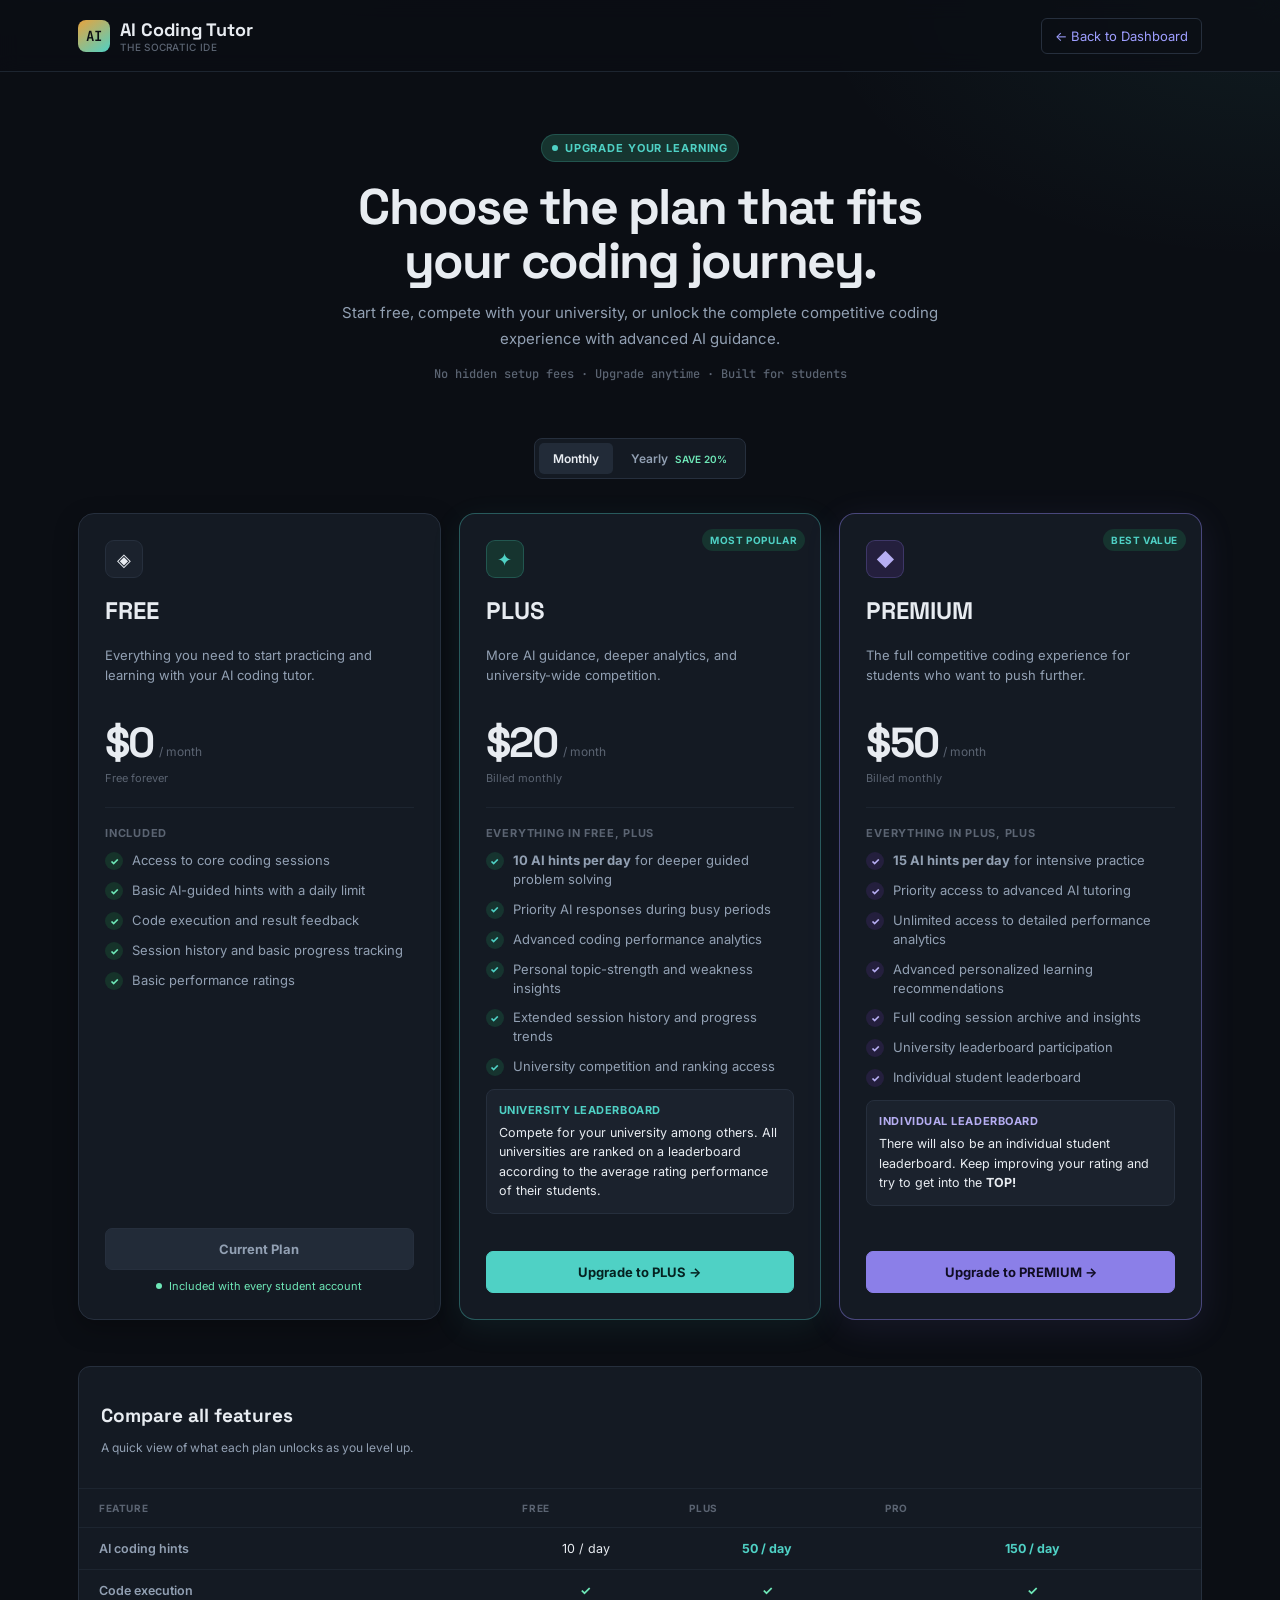
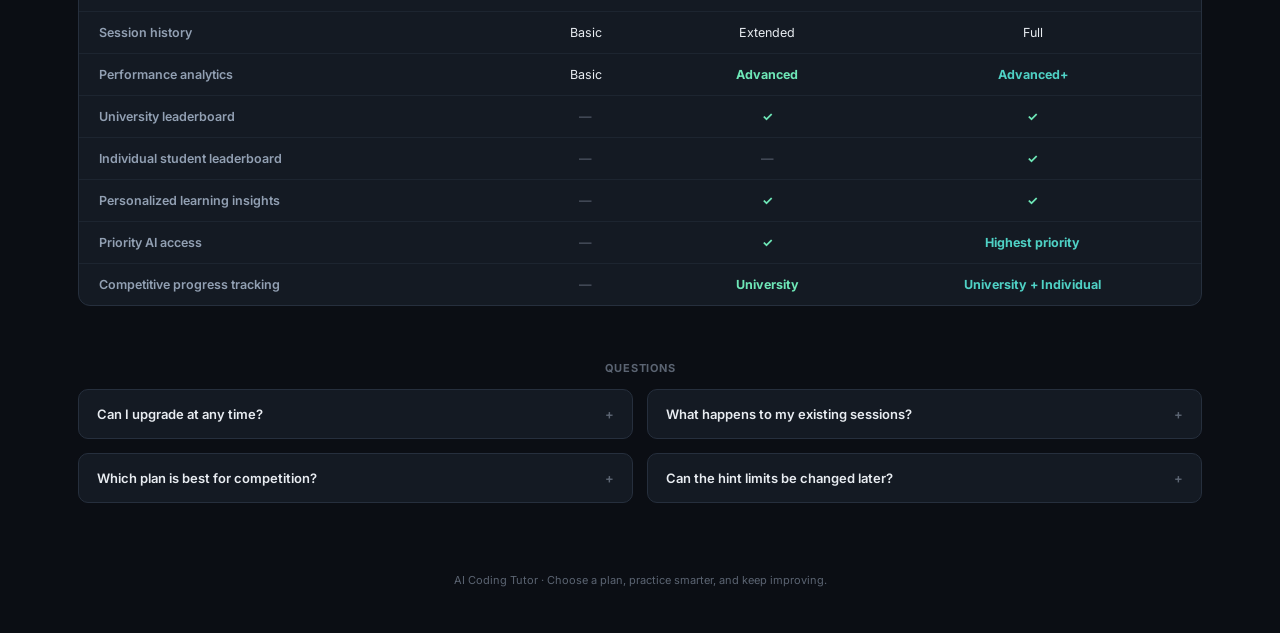
<file: src/main/resources/static/packages.html>
<!DOCTYPE html>
<html lang="en">
<head>
    <meta charset="UTF-8">
    <meta name="viewport" content="width=device-width, initial-scale=1.0">
    <title>Upgrade Your Plan — AI Coding Tutor</title>
    <style>
        @import url('https://fonts.googleapis.com/css2?family=Space+Grotesk:wght@500;600;700&family=Inter:wght@400;500;600;700&family=JetBrains+Mono:wght@400;500;600&display=swap');

        :root{
            --bg:#0B0E14; --bg-alt:#0E1219; --surface:#141A23; --surface-2:#1B222D;
            --surface-3:#222B38; --border:#262F3D; --border-soft:#1D2530;
            --text-primary:#E8ECF1; --text-secondary:#92A0B3; --text-muted:#5B6472;
            --amber:#E8A33D; --amber-dim:#4A3A1E; --cyan:#4FD1C5; --cyan-dim:#16342F;
            --mint:#6EE7B7; --mint-dim:#16332A; --coral:#F2685C; --violet:#8B7FE8;
            --violet-dim:#241F3D;
            --font-display:'Space Grotesk','Inter',sans-serif;
            --font-body:'Inter',sans-serif; --font-mono:'JetBrains Mono',monospace;
        }
        *{box-sizing:border-box}
        html{scroll-behavior:smooth;color-scheme:dark}
        body{
            margin:0; min-height:100vh; color:var(--text-primary); font-family:var(--font-body);
            background:var(--bg);
            background-image:
                    radial-gradient(1000px 500px at 10% -10%,rgba(139,127,232,.08),transparent 55%),
                    radial-gradient(900px 500px at 100% 0%,rgba(79,209,197,.07),transparent 52%);
        }
        button{font-family:inherit}
        .container{max-width:1180px;margin:auto;padding:0 28px}
        .topbar{
            height:72px; display:flex;align-items:center;justify-content:space-between;
            border-bottom:1px solid var(--border-soft); background:rgba(11,14,20,.78);
            backdrop-filter:blur(10px); position:sticky;top:0;z-index:10;
        }
        .brand{display:flex;align-items:center;gap:10px;color:var(--text-primary);text-decoration:none}
        .brand-mark{
            width:32px;height:32px;border-radius:8px;display:grid;place-items:center;
            background:linear-gradient(145deg,var(--amber),var(--cyan));
            color:#0B0E14;font:600 14px var(--font-mono)
        }
        .brand-name{font:700 18px var(--font-display)}
        .brand small{display:block;color:var(--text-muted);font:500 10px var(--font-body);letter-spacing:.03em}
        .back-btn{
            border:1px solid var(--border);background:transparent;color:var(--text-secondary);
            padding:9px 13px;border-radius:6px;cursor:pointer;font-size:13px
        }
        .back-btn:hover{background:var(--surface-2);color:var(--text-primary)}

        .hero{text-align:center;padding:62px 0 34px}
        .eyebrow{
            display:inline-flex;align-items:center;gap:7px;padding:6px 10px;border-radius:999px;
            background:var(--cyan-dim);color:var(--cyan);font-size:11px;font-weight:700;
            text-transform:uppercase;letter-spacing:.08em;border:1px solid rgba(79,209,197,.2)
        }
        .eyebrow span{width:6px;height:6px;border-radius:50%;background:var(--cyan)}
        .hero h1{font:700 clamp(32px,5vw,50px)/1.08 var(--font-display);margin:18px 0 12px;letter-spacing:-.035em}
        .hero p{max-width:650px;margin:auto;color:var(--text-secondary);font-size:15px;line-height:1.7}
        .hero .mono{font:500 12px var(--font-mono);color:var(--text-muted);margin-top:15px}

        .billing-toggle{
            display:flex;justify-content:center;gap:4px;margin:22px auto 34px;padding:4px;
            width:max-content;background:var(--surface);border:1px solid var(--border);border-radius:8px
        }
        .billing-toggle button{
            border:0;background:transparent;color:var(--text-secondary);padding:8px 14px;
            border-radius:5px;cursor:pointer;font-size:12px;font-weight:600
        }
        .billing-toggle button.active{background:var(--surface-3);color:var(--text-primary)}
        .save{color:var(--mint);font-size:10px;margin-left:4px}

        .pricing-grid{
            display:grid;grid-template-columns:repeat(3,1fr);gap:18px;align-items:stretch;
            padding-bottom:46px
        }
        .plan{
            position:relative;background:var(--surface);border:1px solid var(--border);
            border-radius:16px;padding:26px;display:flex;flex-direction:column;
            box-shadow:0 8px 24px rgba(0,0,0,.28);transition:transform .2s,border-color .2s,box-shadow .2s
        }
        .plan:hover{transform:translateY(-4px)}
        .plan.plus{border-color:rgba(79,209,197,.35);box-shadow:0 8px 32px rgba(79,209,197,.08)}
        .plan.pro{border-color:rgba(139,127,232,.45);box-shadow:0 8px 36px rgba(139,127,232,.1)}
        .popular{
            position:absolute;top:15px;right:15px;padding:5px 8px;border-radius:999px;
            background:var(--cyan-dim);color:var(--cyan);font-size:10px;font-weight:700;
            text-transform:uppercase;letter-spacing:.06em
        }
        .plan-icon{
            width:38px;height:38px;border-radius:9px;display:grid;place-items:center;
            background:var(--surface-2);border:1px solid var(--border);font-size:18px;margin-bottom:17px
        }
        .plan.plus .plan-icon{background:var(--cyan-dim);color:var(--cyan);border-color:rgba(79,209,197,.22)}
        .plan.pro .plan-icon{background:var(--violet-dim);color:#B6AEF2;border-color:rgba(139,127,232,.25)}
        .plan h2{font:700 24px var(--font-display);margin:0 0 6px}
        .plan-desc{color:var(--text-secondary);font-size:13px;line-height:1.55;min-height:42px}
        .price{display:flex;align-items:flex-end;gap:5px;margin:22px 0 7px}
        .amount{font:700 42px/1 var(--font-display);letter-spacing:-.04em}
        .period{color:var(--text-muted);font-size:12px;margin-bottom:5px}
        .price-note{height:18px;color:var(--text-muted);font-size:11px}
        .divider{height:1px;background:var(--border-soft);margin:18px 0}
        .feature-label{font-size:11px;color:var(--text-muted);text-transform:uppercase;letter-spacing:.07em;font-weight:700;margin-bottom:11px}
        .features{list-style:none;padding:0;margin:0;display:flex;flex-direction:column;gap:11px}
        .features li{display:flex;gap:9px;align-items:flex-start;font-size:13px;line-height:1.45;color:var(--text-secondary)}
        .check{flex:0 0 18px;width:18px;height:18px;border-radius:50%;display:grid;place-items:center;
            background:var(--mint-dim);color:var(--mint);font-size:10px;font-weight:800;margin-top:1px}
        .plan.plus .check{background:var(--cyan-dim);color:var(--cyan)}
        .plan.pro .check{background:var(--violet-dim);color:#B6AEF2}
        .feature-highlight{
            margin:13px 0;padding:12px;border-radius:8px;background:var(--surface-2);
            border:1px solid var(--border);font-size:12.5px;line-height:1.55;color:var(--text-primary)
        }
        .feature-highlight strong{display:block;color:var(--cyan);font-size:11px;text-transform:uppercase;letter-spacing:.05em;margin-bottom:4px}
        .plan.pro .feature-highlight strong{color:#B6AEF2}
        .plan-footer{margin-top:auto;padding-top:24px}
        .btn{
            width:100%;padding:12px 16px;border-radius:7px;font-size:13px;font-weight:700;
            cursor:pointer;border:1px solid transparent;transition:.15s
        }
        .btn-free{background:var(--surface-3);border-color:var(--border);color:var(--text-secondary);cursor:default}
        .btn-plus{background:var(--cyan);border-color:var(--cyan);color:#052221}
        .btn-plus:hover{background:#63dcd1;box-shadow:0 0 24px rgba(79,209,197,.15)}
        .btn-pro{background:var(--violet);border-color:var(--violet);color:#100D24}
        .btn-pro:hover{background:#9a8ff0;box-shadow:0 0 24px rgba(139,127,232,.17)}
        .current{display:flex;align-items:center;justify-content:center;gap:7px;font-size:11px;color:var(--mint);margin-top:9px}
        .current::before{content:"";width:6px;height:6px;border-radius:50%;background:var(--mint)}

        .compare{
            margin:0 0 55px;background:var(--surface);border:1px solid var(--border);border-radius:12px;overflow:hidden
        }
        .compare-head{padding:21px 22px;border-bottom:1px solid var(--border-soft)}
        .compare-head h2{font:700 19px var(--font-display);margin-bottom:5px}
        .compare-head p{font-size:12px;color:var(--text-secondary)}
        .table-wrap{overflow-x:auto}
        table{width:100%;border-collapse:collapse;min-width:720px}
        th,td{padding:13px 20px;text-align:left;border-bottom:1px solid var(--border-soft);font-size:12.5px}
        th{color:var(--text-muted);font-size:10px;text-transform:uppercase;letter-spacing:.06em}
        td:first-child{color:var(--text-secondary);font-weight:600}
        td:not(:first-child){text-align:center}
        tr:last-child td{border-bottom:0}
        .yes{color:var(--mint);font-weight:700}.no{color:var(--text-muted)}.best{color:var(--cyan);font-weight:700}

        .faq{
            display:grid;grid-template-columns:1fr 1fr;gap:14px;margin-bottom:70px
        }
        .faq-item{background:var(--surface);border:1px solid var(--border);border-radius:10px;overflow:hidden}
        .faq-q{width:100%;padding:16px 18px;background:none;border:0;color:var(--text-primary);
            display:flex;justify-content:space-between;text-align:left;font-weight:600;font-size:13px;cursor:pointer}
        .faq-q span{color:var(--text-muted);transition:.2s}
        .faq-a{max-height:0;overflow:hidden;padding:0 18px;color:var(--text-secondary);font-size:12.5px;line-height:1.6;transition:max-height .25s,padding .25s}
        .faq-item.open .faq-a{max-height:150px;padding:0 18px 16px}
        .faq-item.open .faq-q span{transform:rotate(45deg);color:var(--cyan)}

        .footer-note{text-align:center;color:var(--text-muted);font-size:11px;padding:0 0 35px}
        .modal-overlay{display:none;position:fixed;inset:0;background:rgba(6,8,12,.72);backdrop-filter:blur(4px);
            align-items:center;justify-content:center;padding:22px;z-index:30}
        .modal-overlay.open{display:flex}
        .modal{width:100%;max-width:440px;background:var(--surface);border:1px solid var(--border);
            border-radius:14px;box-shadow:0 20px 60px rgba(0,0,0,.5);padding:24px}
        .modal h3{font:700 21px var(--font-display);margin:0 0 7px}
        .modal p{color:var(--text-secondary);font-size:13px;line-height:1.6}
        .modal-plan{margin:17px 0;padding:13px;background:var(--surface-2);border:1px solid var(--border);border-radius:8px;
            display:flex;justify-content:space-between;align-items:center}
        .modal-plan strong{font:700 16px var(--font-display)}
        .modal-price{font:700 20px var(--font-display);color:var(--cyan)}
        .modal-actions{display:flex;gap:9px;margin-top:18px}
        .modal-actions button{flex:1}
        .cancel{background:transparent;color:var(--text-secondary);border:1px solid var(--border)}
        .cancel:hover{background:var(--surface-2)}

        @media(max-width:900px){
            .pricing-grid{grid-template-columns:1fr;max-width:560px;margin:auto}
            .plan{min-height:auto}
        }
        @media(max-width:650px){
            .container{padding:0 16px}.topbar{height:64px}.brand-name{font-size:16px}
            .hero{padding-top:42px}.hero h1{font-size:35px}
            .faq{grid-template-columns:1fr}.compare{border-radius:9px}
        }
    </style>
</head>
<body>

<header class="topbar">
    <div class="container" style="width:100%;display:flex;justify-content:space-between;align-items:center">
        <a class="brand" href="#">
            <div class="brand-mark">AI</div>
            <div><div class="brand-name">AI Coding Tutor</div><small>THE SOCRATIC IDE</small></div>
        </a>
        <button class="back-btn"><a style="text-decoration: none" href="student-dashboard.html">← Back to Dashboard</a></button>
    </div>
</header>

<main class="container">
    <section class="hero">
        <div class="eyebrow"><span></span> Upgrade your learning</div>
        <h1>Choose the plan that fits<br>your coding journey.</h1>
        <p>Start free, compete with your university, or unlock the complete competitive coding experience with advanced AI guidance.</p>
        <div class="mono">No hidden setup fees · Upgrade anytime · Built for students</div>
    </section>

    <div class="billing-toggle" aria-label="Billing period">
        <button class="active" onclick="setBilling('monthly',this)">Monthly</button>
        <button onclick="setBilling('yearly',this)">Yearly <span class="save">SAVE 20%</span></button>
    </div>

    <section class="pricing-grid">
        <article class="plan free">
            <div class="plan-icon">◈</div>
            <h2>FREE</h2>
            <p class="plan-desc">Everything you need to start practicing and learning with your AI coding tutor.</p>
            <div class="price"><span class="amount">$0</span><span class="period">/ month</span></div>
            <div class="price-note">Free forever</div>
            <div class="divider"></div>
            <div class="feature-label">Included</div>
            <ul class="features">
                <li><span class="check">✓</span><span>Access to core coding sessions</span></li>
                <li><span class="check">✓</span><span>Basic AI-guided hints with a daily limit</span></li>
                <li><span class="check">✓</span><span>Code execution and result feedback</span></li>
                <li><span class="check">✓</span><span>Session history and basic progress tracking</span></li>
                <li><span class="check">✓</span><span>Basic performance ratings</span></li>
            </ul>
            <div class="plan-footer">
                <button class="btn btn-free" disabled>Current Plan</button>
                <div class="current">Included with every student account</div>
            </div>
        </article>

        <article class="plan plus">
            <div class="popular">Most Popular</div>
            <div class="plan-icon">✦</div>
            <h2>PLUS</h2>
            <p class="plan-desc">More AI guidance, deeper analytics, and university-wide competition.</p>
            <div class="price"><span class="amount price-plus">$20</span><span class="period">/ month</span></div>
            <div class="price-note plus-note">Billed monthly</div>
            <div class="divider"></div>
            <div class="feature-label">Everything in Free, plus</div>
            <ul class="features">
                <li><span class="check">✓</span><span><strong>10 AI hints per day</strong> for deeper guided problem solving</span></li>
                <li><span class="check">✓</span><span>Priority AI responses during busy periods</span></li>
                <li><span class="check">✓</span><span>Advanced coding performance analytics</span></li>
                <li><span class="check">✓</span><span>Personal topic-strength and weakness insights</span></li>
                <li><span class="check">✓</span><span>Extended session history and progress trends</span></li>
                <li><span class="check">✓</span><span>University competition and ranking access</span></li>
            </ul>
            <div class="feature-highlight">
                <strong>University leaderboard</strong>
                Compete for your university among others. All universities are ranked on a leaderboard according to the average rating performance of their students.
            </div>
            <div class="plan-footer">
                <button class="btn btn-plus" onclick="openUpgrade('PLUS')">Upgrade to PLUS →</button>
            </div>
        </article>

        <article class="plan pro">
            <div class="popular">Best Value</div>
            <div class="plan-icon">◆</div>
            <h2>PREMIUM</h2>
            <p class="plan-desc">The full competitive coding experience for students who want to push further.</p>
            <div class="price"><span class="amount price-pro">$50</span><span class="period">/ month</span></div>
            <div class="price-note pro-note">Billed monthly</div>
            <div class="divider"></div>
            <div class="feature-label">Everything in Plus, plus</div>
            <ul class="features">
                <li><span class="check">✓</span><span><strong>15 AI hints per day</strong> for intensive practice</span></li>
                <li><span class="check">✓</span><span>Priority access to advanced AI tutoring</span></li>
                <li><span class="check">✓</span><span>Unlimited access to detailed performance analytics</span></li>
                <li><span class="check">✓</span><span>Advanced personalized learning recommendations</span></li>
                <li><span class="check">✓</span><span>Full coding session archive and insights</span></li>
                <li><span class="check">✓</span><span>University leaderboard participation</span></li>
                <li><span class="check">✓</span><span>Individual student leaderboard</span></li>
            </ul>
            <div class="feature-highlight">
                <strong>Individual leaderboard</strong>
                There will also be an individual student leaderboard. Keep improving your rating and try to get into the <b>TOP!</b>
            </div>
            <div class="plan-footer">
                <button class="btn btn-pro" onclick="openUpgrade('PRO')">Upgrade to PREMIUM →</button>
            </div>
        </article>
    </section>

    <section class="compare">
        <div class="compare-head">
            <h2>Compare all features</h2>
            <p>A quick view of what each plan unlocks as you level up.</p>
        </div>
        <div class="table-wrap">
            <table>
                <thead><tr><th>Feature</th><th>Free</th><th>Plus</th><th>Pro</th></tr></thead>
                <tbody>
                <tr><td>AI coding hints</td><td>10 / day</td><td class="best">50 / day</td><td class="best">150 / day</td></tr>
                <tr><td>Code execution</td><td class="yes">✓</td><td class="yes">✓</td><td class="yes">✓</td></tr>
                <tr><td>Session history</td><td>Basic</td><td>Extended</td><td>Full</td></tr>
                <tr><td>Performance analytics</td><td>Basic</td><td class="yes">Advanced</td><td class="best">Advanced+</td></tr>
                <tr><td>University leaderboard</td><td class="no">—</td><td class="yes">✓</td><td class="yes">✓</td></tr>
                <tr><td>Individual student leaderboard</td><td class="no">—</td><td class="no">—</td><td class="yes">✓</td></tr>
                <tr><td>Personalized learning insights</td><td class="no">—</td><td class="yes">✓</td><td class="yes">✓</td></tr>
                <tr><td>Priority AI access</td><td class="no">—</td><td class="yes">✓</td><td class="best">Highest priority</td></tr>
                <tr><td>Competitive progress tracking</td><td class="no">—</td><td class="yes">University</td><td class="best">University + Individual</td></tr>
                </tbody>
            </table>
        </div>
    </section>

    <section>
        <div class="feature-label" style="text-align:center;margin-bottom:14px">Questions</div>
        <div class="faq">
            <div class="faq-item">
                <button class="faq-q" onclick="toggleFaq(this)">Can I upgrade at any time?<span>+</span></button>
                <div class="faq-a">Yes. Your account can move from Free to Plus or Pro whenever you are ready. Connect these buttons to your payment endpoint when your backend is ready.</div>
            </div>
            <div class="faq-item">
                <button class="faq-q" onclick="toggleFaq(this)">What happens to my existing sessions?<span>+</span></button>
                <div class="faq-a">Your existing coding sessions and progress remain associated with your account. The upgrade simply unlocks the features available to the new plan.</div>
            </div>
            <div class="faq-item">
                <button class="faq-q" onclick="toggleFaq(this)">Which plan is best for competition?<span>+</span></button>
                <div class="faq-a">Plus is designed for university-level competition. Pro adds the individual student leaderboard, giving students an additional ranking target.</div>
            </div>
            <div class="faq-item">
                <button class="faq-q" onclick="toggleFaq(this)">Can the hint limits be changed later?<span>+</span></button>
                <div class="faq-a">Yes. The displayed limits are easy to change in the page and should ultimately be enforced by your backend subscription logic rather than JavaScript.</div>
            </div>
        </div>
    </section>

    <p class="footer-note">AI Coding Tutor · Choose a plan, practice smarter, and keep improving.</p>
</main>

<div class="modal-overlay" id="upgradeModal" onclick="closeIfBackdrop(event)">
    <div class="modal">
        <h3>Ready to upgrade?</h3>
        <p>You selected a premium plan. This demo confirms the selection; connect the button to your real payment/checkout endpoint in production.</p>
        <div class="modal-plan">
            <strong id="selectedPlan">PLUS</strong>
            <span class="modal-price" id="selectedPrice">$20 / month</span>
        </div>
        <div class="modal-actions">
            <button class="btn cancel" onclick="closeModal()">Cancel</button>
            <button class="btn btn-plus" id="confirmBtn" onclick="confirmUpgrade()"><a style="text-decoration: none" href="payment.html">Continue →</a></button>
        </div>
    </div>
</div>

<script>
    let billing = 'monthly';
    let selected = '';

    function setBilling(type, button){
        billing = type;
        document.querySelectorAll('.billing-toggle button').forEach(b => b.classList.remove('active'));
        button.classList.add('active');

        const plus = document.querySelector('.price-plus');
        const pro = document.querySelector('.price-pro');
        const plusNote = document.querySelector('.plus-note');
        const proNote = document.querySelector('.pro-note');

        if(type === 'yearly'){
            plus.textContent = '$16';
            pro.textContent = '$40';
            plusNote.textContent = 'per month, billed yearly ($192/year)';
            proNote.textContent = 'per month, billed yearly ($480/year)';
        }else{
            plus.textContent = '$20';
            pro.textContent = '$50';
            plusNote.textContent = 'Billed monthly';
            proNote.textContent = 'Billed monthly';
        }
    }

    function openUpgrade(plan){
        selected = plan;
        document.getElementById('selectedPlan').textContent = plan;
        const monthlyPrice = plan === 'PLUS' ? 20 : 50;
        const price = billing === 'yearly' ? monthlyPrice * .8 : monthlyPrice;
        const total = billing === 'yearly' ? monthlyPrice * .8 * 12 : monthlyPrice;
        document.getElementById('selectedPrice').textContent =
            billing === 'yearly'
                ? '$' + price.toFixed(0) + ' / month · $' + total.toFixed(0) + '/year'
                : '$' + monthlyPrice + ' / month';

        const confirm = document.getElementById('confirmBtn');
        confirm.className = 'btn ' + (plan === 'PLUS' ? 'btn-plus' : 'btn-pro');
        document.getElementById('upgradeModal').classList.add('open');
    }

    function closeModal(){
        document.getElementById('upgradeModal').classList.remove('open');
    }

    function closeIfBackdrop(e){
        if(e.target.id === 'upgradeModal') closeModal();
    }

    function confirmUpgrade(){
        // Replace this with your real checkout/payment URL or API call.
        alert('Upgrade selected: ' + selected + ' (' + billing + ' billing).');
        closeModal();
    }

    function toggleFaq(button){
        button.parentElement.classList.toggle('open');
    }

    // function goBack(){
    //     // Replace with your dashboard URL if needed.
    //     if(history.length > 1) history.back();
    //     else window.location.href = 'dashboard.html';
    // }
</script>
</body>
</html>
</file>
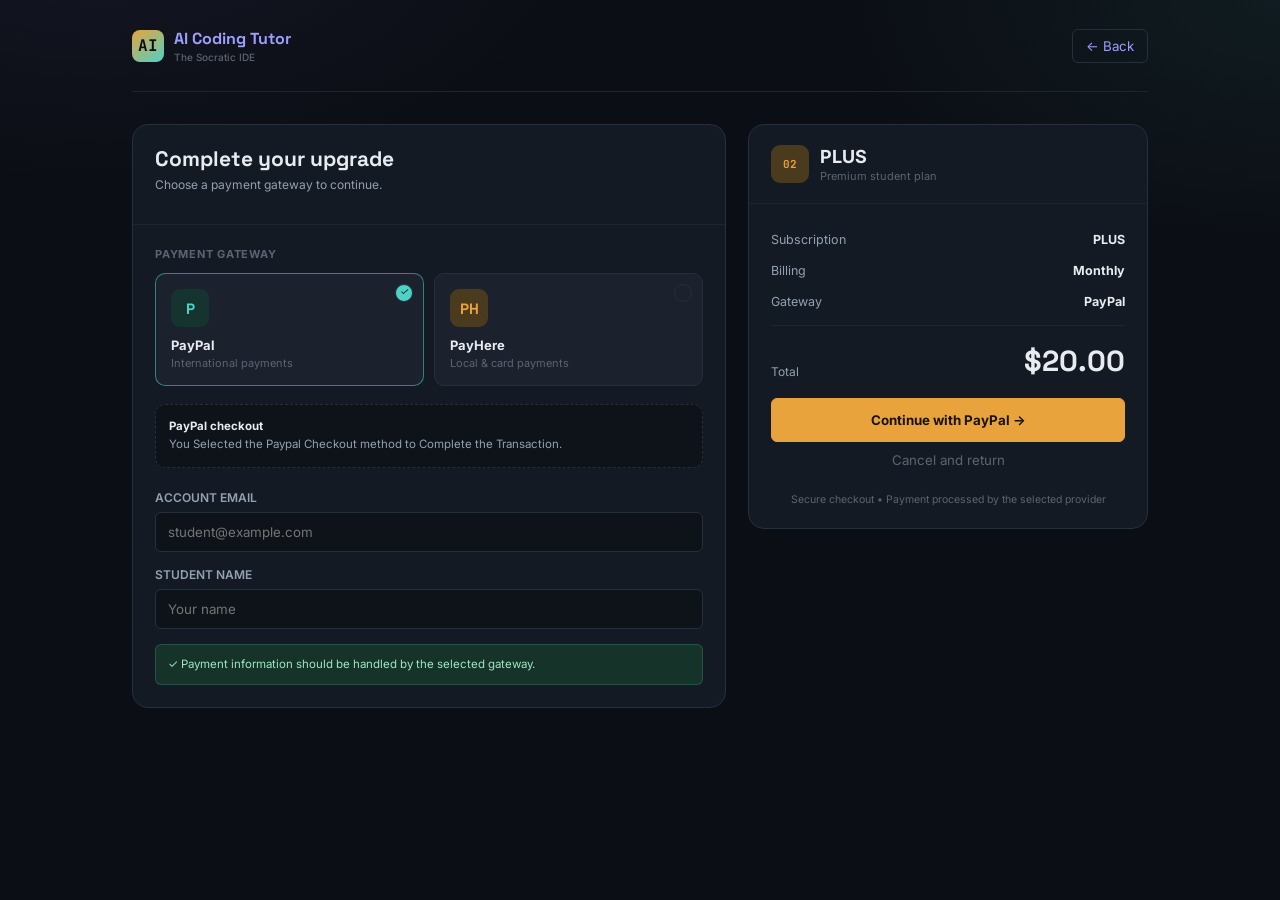
<file: src/main/resources/static/payment.html>
<!DOCTYPE html>
<html lang="en">
<head>
    <meta charset="UTF-8">
    <meta name="viewport" content="width=device-width, initial-scale=1.0">
    <title>Payment — AI Coding Tutor</title>
    <style>
        @import url('https://fonts.googleapis.com/css2?family=Space+Grotesk:wght@500;600;700&family=Inter:wght@400;500;600;700&family=JetBrains+Mono:wght@400;500;600&display=swap');
        :root{
            --bg:#0B0E14;--bg-alt:#0E1219;--surface:#141A23;--surface-2:#1B222D;--surface-3:#222B38;
            --border:#262F3D;--border-soft:#1D2530;--text-primary:#E8ECF1;--text-secondary:#92A0B3;
            --text-muted:#5B6472;--accent-amber:#E8A33D;--accent-amber-dim:#4A3A1E;
            --accent-cyan:#4FD1C5;--accent-cyan-dim:#16342F;--accent-mint:#6EE7B7;--accent-mint-dim:#16332A;
            --accent-coral:#F2685C;--radius-sm:6px;--radius-md:10px;--radius-lg:16px;
        }
        *{box-sizing:border-box} html{color-scheme:dark}
        body{margin:0;min-height:100vh;background:radial-gradient(900px 500px at 8% -10%,rgba(139,127,232,.08),transparent 55%),radial-gradient(900px 500px at 100% 0%,rgba(79,209,197,.07),transparent 52%),var(--bg);color:var(--text-primary);font-family:Inter,sans-serif}
        h1,h2,h3{font-family:"Space Grotesk";margin:0}button,input{font-family:inherit}
        .page{max-width:1080px;margin:auto;padding:28px 32px 55px}
        .topbar{display:flex;align-items:center;justify-content:space-between;padding-bottom:28px;border-bottom:1px solid var(--border-soft)}
        .brand{display:flex;align-items:center;gap:10px;font-family:"Space Grotesk";font-weight:700}
        .brand-mark{width:32px;height:32px;border-radius:8px;display:grid;place-items:center;background:linear-gradient(145deg,var(--accent-amber),var(--accent-cyan));color:#0B0E14;font-family:"JetBrains Mono"}
        .brand small{display:block;color:var(--text-muted);font:500 10px Inter;margin-top:2px}
        .back{border:1px solid var(--border);background:transparent;color:var(--text-secondary);padding:8px 13px;border-radius:6px;cursor:pointer}.back:hover{background:var(--surface-2);color:var(--text-primary)}
        .checkout{display:grid;grid-template-columns:1fr 400px;gap:22px;margin-top:32px;align-items:start}
        .panel{background:var(--surface);border:1px solid var(--border);border-radius:var(--radius-lg);overflow:hidden}
        .head{padding:20px 22px;border-bottom:1px solid var(--border-soft)}.head h1{font-size:21px}.head p{font-size:12px;color:var(--text-secondary);margin-top:5px}
        .body{padding:22px}.label{font-size:11px;color:var(--text-muted);font-weight:700;letter-spacing:.07em;text-transform:uppercase;margin-bottom:12px}
        .methods{display:grid;grid-template-columns:1fr 1fr;gap:10px}
        .method{position:relative;text-align:left;background:var(--surface-2);border:1px solid var(--border);border-radius:var(--radius-md);padding:15px;cursor:pointer;color:var(--text-primary)}
        .method:hover{border-color:#3b4759}.method.selected.paypal{border-color:rgba(79,209,197,.55)}.method.selected.payhere{border-color:rgba(232,163,61,.55)}
        .logo{width:38px;height:38px;border-radius:9px;display:grid;place-items:center;font:700 15px "Space Grotesk";margin-bottom:10px}
        .paypal .logo{background:var(--accent-cyan-dim);color:var(--accent-cyan)}.payhere .logo{background:var(--accent-amber-dim);color:var(--accent-amber)}
        .method strong{font-size:13px}.method small{display:block;color:var(--text-muted);font-size:11px;margin-top:3px}
        .check{position:absolute;right:10px;top:10px;width:18px;height:18px;border-radius:50%;border:1px solid var(--border);color:transparent;text-align:center;font-size:10px}.selected.paypal .check{background:var(--accent-cyan);color:#052221}.selected.payhere .check{background:var(--accent-amber);color:#1A1305}
        .gateway{display:none;margin-top:18px;padding:13px;background:var(--bg-alt);border:1px dashed var(--border);border-radius:var(--radius-md);font-size:11.5px;color:var(--text-secondary);line-height:1.55}.gateway.active{display:block}.gateway b{color:var(--text-primary)}
        .form{margin-top:22px}.field{margin-bottom:15px}.field label{display:block;font-size:12px;font-weight:600;color:var(--text-secondary);margin-bottom:7px}.input{width:100%;background:var(--bg-alt);border:1px solid var(--border);color:var(--text-primary);padding:11px 12px;border-radius:6px;outline:0}.input:focus{border-color:var(--accent-cyan);box-shadow:0 0 0 3px rgba(79,209,197,.1)}
        .secure{padding:11px 12px;background:var(--accent-mint-dim);border:1px solid rgba(110,231,183,.18);border-radius:6px;color:#9DE6C2;font-size:11.5px;line-height:1.5}
        .summary{position:sticky;top:20px}.summary-top{display:flex;gap:11px;align-items:center}.badge{width:38px;height:38px;border-radius:9px;display:grid;place-items:center;background:var(--accent-amber-dim);color:var(--accent-amber);font:700 11px "JetBrains Mono"}.name{font-size:18px;font-weight:700}.sub{font-size:11px;color:var(--text-muted);margin-top:2px}
        .summary-body{padding:20px 22px}.line{display:flex;justify-content:space-between;padding:8px 0;font-size:12.5px;color:var(--text-secondary)}.line b{color:var(--text-primary)}
        .total{display:flex;justify-content:space-between;align-items:end;border-top:1px solid var(--border-soft);padding-top:16px;margin-top:8px}.total span{font-size:12px;color:var(--text-secondary)}.total b{font:700 29px "Space Grotesk"}
        .cta{width:100%;margin-top:19px;padding:13px;border:1px solid var(--accent-amber);border-radius:6px;background:var(--accent-amber);color:#1A1305;font-weight:700;cursor:pointer}.cta:hover{background:#f3ae4c}.cancel{width:100%;border:0;background:none;color:var(--text-muted);padding:10px;cursor:pointer}
        .note{text-align:center;color:var(--text-muted);font-size:10.5px;line-height:1.5;margin-top:14px}
        .processing,.success{display:none;text-align:center;padding:28px 20px}.processing.active,.success.active{display:block}
        .spinner{width:32px;height:32px;border:3px solid var(--surface-3);border-top-color:var(--accent-cyan);border-radius:50%;margin:0 auto 14px;animation:spin .8s linear infinite}@keyframes spin{to{transform:rotate(360deg)}}
        .success-icon{width:42px;height:42px;border-radius:50%;display:grid;place-items:center;background:var(--accent-mint-dim);color:var(--accent-mint);margin:auto auto 14px;font-size:19px}
        .processing h3,.success h3{font-size:17px;margin-bottom:6px}.processing p,.success p{font-size:12px;color:var(--text-secondary);line-height:1.5}
        @media(max-width:850px){.checkout{grid-template-columns:1fr}.summary{position:static}}
        @media(max-width:560px){.page{padding:18px 15px 40px}.methods{grid-template-columns:1fr}.body,.summary-body{padding:18px}}
    </style>
</head>
<body>
<div class="page">
    <header class="topbar">
        <a class="brand" style="text-decoration: none" href="student-dashboard.html"><span class="brand-mark">AI</span><span>AI Coding Tutor<small>The Socratic IDE</small></span></a>
        <button class="back"><a style="text-decoration: none" href="packages.html">← Back</a></button>
    </header>

    <main class="checkout">
        <section class="panel">
            <div class="head"><h1>Complete your upgrade</h1><p>Choose a payment gateway to continue.</p></div>
            <div class="body">
                <div class="label">Payment gateway</div>
                <div class="methods">
                    <button class="method paypal selected" id="paypal" onclick="selectGateway('paypal')"><span class="logo">P</span><strong>PayPal</strong><small>International payments</small><i class="check">✓</i></button>
                    <button class="method payhere" id="payhere" onclick="selectGateway('payhere')"><span class="logo">PH</span><strong>PayHere</strong><small>Local & card payments</small><i class="check">✓</i></button>
                </div>

                <div class="gateway active" id="paypalInfo"><b>PayPal checkout</b><br>You Selected the Paypal Checkout method to Complete the Transaction.</div>
                <div class="gateway" id="payhereInfo"><b>PayHere checkout</b><br>You Selected the PayHere Checkout method to Complete the Transaction.</div>

                <div class="form">
                    <div class="field"><label>ACCOUNT EMAIL</label><input class="input" id="email" type="email" placeholder="student@example.com"></div>
                    <div class="field"><label>STUDENT NAME</label><input class="input" id="studentName" type="text" placeholder="Your name"></div>
                    <div class="secure">✓ Payment information should be handled by the selected gateway.</div>
                </div>
            </div>
        </section>

        <aside class="panel summary">
            <div class="head"><div class="summary-top"><div class="badge" id="badge">02</div><div><div class="name" id="plan">PLUS</div><div class="sub">Premium student plan</div></div></div></div>
            <div class="summary-body" id="summary">
                <div class="line"><span>Subscription</span><b id="subscription">PLUS</b></div>
                <div class="line"><span>Billing</span><b>Monthly</b></div>
                <div class="line"><span>Gateway</span><b id="gatewayName">PayPal</b></div>
                <div class="total"><span>Total</span><b id="price">$20.00</b></div>
                <button class="cta" id="payBtn" onclick="processPayment()">Continue with PayPal →</button>
                <button class="cancel" onclick="history.back()">Cancel and return</button>
                <div class="note">Secure checkout • Payment processed by the selected provider</div>
            </div>
            <div class="processing" id="processing"><div class="spinner"></div><h3>Preparing checkout…</h3><p id="processingText"></p></div>
            <div class="success" id="success"><div class="success-icon">✓</div><h3>Checkout ready</h3><p id="successText"></p></div>
        </aside>
    </main>
</div>
<script src="https://code.jquery.com/jquery-3.7.1.min.js"></script>
<script>
    const plans={PLUS:{price:20,badge:"02"},PRO:{price:50,badge:"03"}};
    let selectedPlan=new URLSearchParams(location.search).get("plan")?.toUpperCase()||"PLUS";
    let gateway="paypal";
    if(!plans[selectedPlan])selectedPlan="PLUS";

    function render(){
        const p=plans[selectedPlan];
        document.getElementById("plan").textContent=selectedPlan;
        document.getElementById("subscription").textContent=selectedPlan;
        document.getElementById("badge").textContent=p.badge;
        document.getElementById("price").textContent="$"+p.price.toFixed(2);
    }
    function selectGateway(g){
        gateway=g;
        document.getElementById("paypal").classList.toggle("selected",g==="paypal");
        document.getElementById("payhere").classList.toggle("selected",g==="payhere");
        document.getElementById("paypalInfo").classList.toggle("active",g==="paypal");
        document.getElementById("payhereInfo").classList.toggle("active",g==="payhere");
        document.getElementById("gatewayName").textContent=g==="paypal"?"PayPal":"PayHere";
        document.getElementById("payBtn").textContent=g==="paypal"?"Continue with PayPal →":"Continue with PayHere →";
    }
    async function startPayment(){
        const email=document.getElementById("email").value.trim();
        const name=document.getElementById("studentName").value.trim();
        if(!email||!name){alert("Please enter your name and account email.");return}
        document.getElementById("summary").style.display="none";
        document.getElementById("processing").classList.add("active");
        document.getElementById("processingText").textContent="Preparing the "+(gateway==="paypal"?"PayPal":"PayHere")+" checkout.";
        /*
        Production:
        const response=await fetch("/api/payments/create",{
          method:"POST",
          headers:{"Content-Type":"application/json"},
          body:JSON.stringify({
            plan:selectedPlan,
            gateway:gateway.toUpperCase(),
            email:email,
            name:name
          })
        });
        const data=await response.json();
        window.location.href=data.checkoutUrl;
        */
        setTimeout(()=>{
            document.getElementById("processing").classList.remove("active");
            document.getElementById("success").classList.add("active");
            document.getElementById("successText").textContent=
                "Connect this button to your Spring Boot "+(gateway==="paypal"?"PayPal":"PayHere")+" payment endpoint.";
        },900);
    }
    render();selectGateway("paypal");

    // My Code

    function processPayment(){
        let userId = localStorage.getItem("userId");
        let paymentAmount = plans[selectedPlan].price;
        let planCategory = selectedPlan;

        const obj = JSON.stringify({"userId":userId,"planCategory":planCategory,"paymentAmount":paymentAmount});
        $.ajax({
            url:"http://localhost:8080/processPayment",
            type:"POST",
            contentType:"application/json",
            data:obj,
            headers: {
                'Authorization': 'Bearer ' + localStorage.getItem('JWT'),
            },
            success:function(response){
                console.log(response);
            },
            error: handleAjaxError,
        })
    }

    function handleAjaxError(jqXHR){
        let message = "Something went wrong. Please try again.";
        if (jqXHR.responseJSON && jqXHR.responseJSON.message) {
            message = jqXHR.responseJSON.message;
        }
        alert(message);
    }
</script>
</body>
</html>
</file>
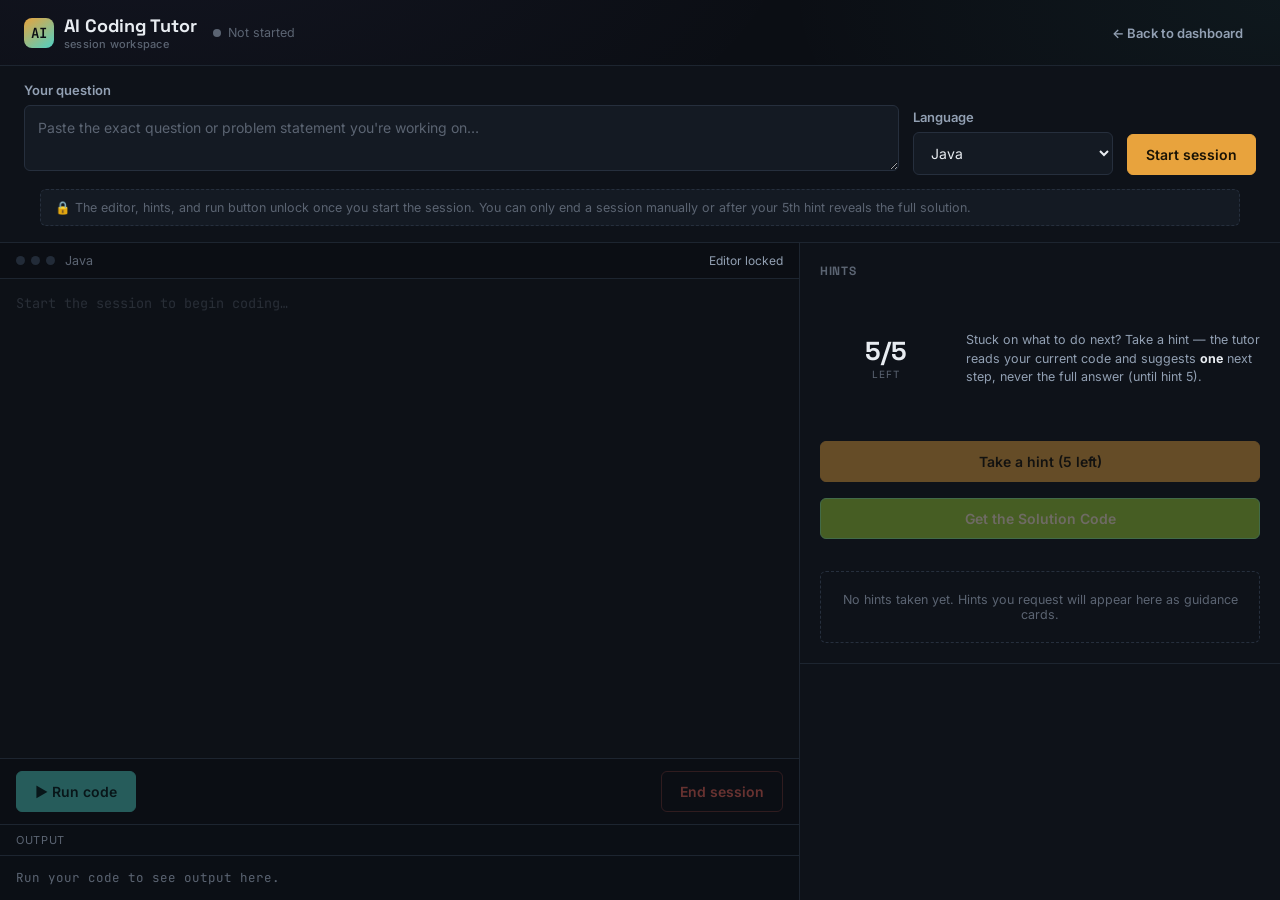
<file: src/main/resources/static/session.html>
<!DOCTYPE html>
<html lang="en">
<head>
    <meta charset="UTF-8">
    <meta name="viewport" content="width=device-width, initial-scale=1.0">
    <title>Session · AI Coding Tutor</title>
    <link rel="stylesheet" href="css/style.css">
</head>
<body>

<div class="session-shell">
    <!-- Top bar -->
    <div class="session-top">
        <div class="st-left">
            <a href="student-dashboard.html" class="brand" style="text-decoration:none;">
                <span class="brand-mark">AI</span>
                <div><span>AI Coding Tutor</span><small>session workspace</small></div>
            </a>
            <span class="session-status" id="session-status">
        <span class="blip"></span><span id="session-status-text">Not started</span>
      </span>
        </div>
        <div class="user-chip">
            <a href="student-dashboard.html" class="btn btn-ghost btn-sm">← Back to dashboard</a>
        </div>
    </div>

    <!-- Question + language + start -->
    <div class="setup-bar">
        <div class="setup-grid">
            <div class="field">
                <label for="question-input">Your question</label>
                <textarea id="question-input" class="input question-input" placeholder="Paste the exact question or problem statement you're working on…" rows="2"></textarea>
            </div>
            <div class="field">
                <label for="language-select">Language</label>
                <select id="language-select" class="input">
                    <option value="java">Java</option>
                    <option value="python">Python</option>
                    <option value="javascript">JavaScript</option>
                </select>
            </div>
            <button class="btn btn-primary" id="start-btn" onclick="startNewSession()">Start session</button>
        </div>
        <div class="lock-note" id="lock-note">🔒 The editor, hints, and run button unlock once you start the session. You can only end a session manually or after your 5th hint reveals the full solution.</div>
    </div>

    <!-- Main body: editor + aside -->
    <div class="session-body">
        <div class="editor-pane">
            <div class="editor-toolbar">
                <div class="et-left">
                    <span class="traffic-dots"><span></span><span></span><span></span></span>
                    <span id="editor-lang-label">Java</span>
                </div>
                <span class="muted" id="editor-hint-note" style="font-size:12px;">Editor locked</span>
            </div>

            <div class="code-editor-wrap">
                <textarea class="code-editor" id="code-editor" placeholder="Start the session to begin coding…" disabled spellcheck="false"></textarea>
            </div>

            <div class="run-bar">
                <button class="btn btn-cyan" id="run-btn" disabled onclick="runCode()">▶ Run code</button>
                <button class="btn btn-danger" id="end-btn" disabled style="margin-left:auto;" onclick="endSession()">End session</button>
            </div>

            <div class="output-pane">
                <div class="output-head"><span>Output</span><span id="output-status" class="muted" style="font-size:11px;"></span></div>
                <div class="output-body" id="output-body"><span class="placeholder">Run your code to see output here.</span></div>
            </div>
        </div>

        <aside class="aside">
            <div class="aside-section">
                <h4>Hints</h4>
                <div class="hint-panel-top">
                    <div class="hint-dial" id="hint-dial">
                        <svg viewBox="0 0 120 120" id="hint-dial-svg"></svg>
                        <div class="dial-center"><span class="count" id="hint-count">5/5</span><span class="label">left</span></div>
                    </div>
                    <div class="hp-copy">Stuck on what to do next? Take a hint — the tutor reads your current code and suggests <strong>one</strong> next step, never the full answer (until hint 5).</div>
                </div>
                <button class="btn btn-primary btn-block" id="hint-btn" style="margin-top:16px;" disabled onclick="generateHint()">Take a hint (5 left)</button>
                <button class="btn btn-success btn-block" id="solution-btn" style="margin-top:16px;" disabled onclick="setSolutionToEditor()">Get the Solution Code</button>

                <div class="hint-feed" id="hint-feed"></div>
                <div class="hint-empty" id="hint-empty">No hints taken yet. Hints you request will appear here as guidance cards.</div>
            </div>

            <div class="aside-section" id="rating-section" style="display:none;">
                <div class="rating-banner show">
                    <h4 style="margin-bottom:2px;">Session rated</h4>
                    <div class="stars-big" id="final-stars">★★★★☆</div>
                    <p class="muted" style="font-size:13px;" id="final-rating-text">4/5 — nice work.</p>
                    <a href="student-dashboard.html" class="btn btn-outline btn-block" style="margin-top:14px;">Back to dashboard</a>
                </div>
            </div>
        </aside>
    </div>
</div>
<script src="https://code.jquery.com/jquery-3.7.1.min.js"></script>
<script src="js/mockApi.js"></script>
<script src="js/ui.js"></script>
<script>

    document.addEventListener("DOMContentLoaded", () => {
        if (existingId) {
            loadExistingSession(existingId);
        } else {
            setLockedState();
        }
    });

    const params = new URLSearchParams(window.location.search);
    const existingId = params.get("id");

    const questionInput = document.getElementById("question-input");
    const languageSelect = document.getElementById("language-select");
    const startBtn = document.getElementById("start-btn");
    const codeEditor = document.getElementById("code-editor");
    const runBtn = document.getElementById("run-btn");
    const endBtn = document.getElementById("end-btn");
    const hintBtn = document.getElementById("hint-btn");
    const hintFeed = document.getElementById("hint-feed");
    const hintEmpty = document.getElementById("hint-empty");
    const hintCountEl = document.getElementById("hint-count");
    const statusEl = document.getElementById("session-status");
    const statusText = document.getElementById("session-status-text");
    const editorLangLabel = document.getElementById("editor-lang-label");
    const editorHintNote = document.getElementById("editor-hint-note");
    const outputBody = document.getElementById("output-body");
    const outputStatus = document.getElementById("output-status");
    const lockNote = document.getElementById("lock-note");
    const ratingSection = document.getElementById("rating-section");
    const solutionBtn = document.getElementById("solution-btn");

    const LANG_LABEL = { java: "Java", python: "Python", javascript: "JavaScript" };
    let currentSession = null;

    /* ---------------------------------------------------------- hint dial */
    function renderDial(hintsUsed) {
        const svg = document.getElementById("hint-dial-svg");
        const total = 5, r = 50, circumference = 2 * Math.PI * r;
        const gap = 6; // degrees-equivalent visual gap between segments, in path units
        const segLen = circumference / total - gap;
        let circles = "";
        for (let i = 0; i < total; i++) {
            const filled = i >= hintsUsed; // remaining hints lit up in amber
            const offset = -(i * (circumference / total));
            circles += `<circle class="segment ${filled ? "filled" : "spent"}" cx="60" cy="60" r="${r}" stroke-dasharray="${segLen} ${circumference - segLen}" stroke-dashoffset="${offset}"></circle>`;
        }
        svg.innerHTML = circles;
        hintCountEl.textContent = `${5 - hintsUsed}/5`;
    }

    /* ---------------------------------------------------------- line numbers */
    function syncLineNumbers() {
        const lines = codeEditor.value.split("\n").length;
        let out = "";
        for (let i = 1; i <= lines; i++) out += i + "\n";
        // lineNumbers.textContent = out;
        // lineNumbers.scrollTop = codeEditor.scrollTop;
    }
    codeEditor.addEventListener("input", syncLineNumbers);
    // codeEditor.addEventListener("scroll", () => { lineNumbers.scrollTop = codeEditor.scrollTop; });
    codeEditor.addEventListener("keydown", (e) => {
        if (e.key === "Tab") { e.preventDefault(); const s = codeEditor.selectionStart, en = codeEditor.selectionEnd; codeEditor.value = codeEditor.value.slice(0, s) + "  " + codeEditor.value.slice(en); codeEditor.selectionStart = codeEditor.selectionEnd = s + 2; syncLineNumbers(); }
    });

    /* ---------------------------------------------------------- rendering hints */
    function renderHintCard(msg) {
        hintEmpty.style.display = "none";
        const bubble = document.createElement("div");
        bubble.className = "hint-bubble" + (msg.isFinal ? " is-final" : "");
        bubble.innerHTML = `
        <div class="bubble-inner">
            <span class="bubble-tag">${msg.isFinal ? "Full solution" : "Hint"}</span>
            <p>${escapeHtml(msg.text)}</p>
            ${msg.options && msg.options.length ? `<div class="option-chips">${msg.options.map((o) => `<span class="option-chip">${escapeHtml(o)}</span>`).join("")}</div>` : ""}
        </div>
    `;
        hintFeed.appendChild(bubble);
        bubble.querySelectorAll(".option-chip").forEach((chip) => {
            chip.addEventListener("click", () => {
                showToast(`Noted — try applying "${chip.textContent}" in your code.`, null);
            });
        });
    }
    function escapeHtml(str) { const d = document.createElement("div"); d.textContent = str || ""; return d.innerHTML; }

    /* ---------------------------------------------------------- lock / unlock UI states */
    function setLockedState() {
        questionInput.disabled = false;
        languageSelect.disabled = false;
        startBtn.disabled = false;
        codeEditor.disabled = true;
        runBtn.disabled = true;
        endBtn.disabled = true;
        hintBtn.disabled = true;
        statusEl.className = "session-status";
        statusText.textContent = "Not started";
        editorHintNote.textContent = "Editor locked";
    }

    function setActiveState() {
        questionInput.disabled = true;
        languageSelect.disabled = true;
        startBtn.disabled = true;
        startBtn.textContent = "Session in progress";
        codeEditor.disabled = false;
        runBtn.disabled = false;
        endBtn.disabled = false;
        hintBtn.disabled = currentSession.hintsUsed >= 5;
        statusEl.className = "session-status live";
        statusText.textContent = "Live session";
        editorHintNote.textContent = "Autosaves as you type";
        lockNote.style.display = "none";
        editorLangLabel.textContent = LANG_LABEL[currentSession.language];
        hintBtn.textContent = `Take a hint (${5 - currentSession.hintsUsed} left)`;
        solutionBtn.disabled = true;
    }

    function setEndedState() {
        questionInput.disabled = true;
        languageSelect.disabled = true;
        startBtn.disabled = true;
        startBtn.textContent = "Session ended";
        codeEditor.disabled = true;
        runBtn.disabled = true;
        endBtn.disabled = true;
        hintBtn.disabled = true;
        statusEl.className = "session-status ended";
        statusText.textContent = "Session ended";
        editorHintNote.textContent = "Read-only";
        lockNote.style.display = "none";

        ratingSection.style.display = "block";
        document.getElementById("final-stars").textContent = starString(currentSession.rating);
        document.getElementById("final-rating-text").textContent = `${currentSession.rating}/5 — ${ratingBlurb(currentSession.rating)}`;
    }

    function ratingBlurb(r) {
        if (r >= 5) return "excellent independent problem-solving.";
        if (r >= 4) return "strong work, minimal guidance needed.";
        if (r >= 3) return "solid effort — review the hints you used.";
        return "keep practicing this topic, you'll get faster.";
    }

    // My Code

    function startNewSession(){
        let programmingLanguage = $('#language-select').val().trim().toLowerCase();
        let codingProblem = $('#question-input').val();
        let studentId = localStorage.getItem("userId");

        if(programmingLanguage === ""){
            alert("Please enter a programming language!");
            return;
        }

        if(codingProblem === ""){
            alert("Please input a Coding Problem!");
            return;
        }

        const obj = JSON.stringify({"codingProblem": codingProblem, "programmingLanguage": programmingLanguage, "studentId": studentId});

        $.ajax({
            url: 'http://localhost:8080/createSession',
            type: "POST",
            contentType: "application/json",
            data: obj,
            headers: {
                'Authorization': 'Bearer ' + localStorage.getItem('JWT'),
            },
            success: function(response){
                console.log(response);

                currentSession = {
                    id: response.body.sessionId,
                    language: programmingLanguage,
                    hintsUsed: 0
                };

                setActiveState();
                codeEditor.focus();
                alert("New Session Started !");
                generateActualSolution();
            },
            error: handleAjaxError,
        })
    }

    function runCode(){
        let sessionId = currentSession.id;
        let studentCode = $('#code-editor').val();
        let programmingLanguage = $('#language-select').val().trim().toLowerCase();

        const obj = JSON.stringify({"sessionId": sessionId,"language": programmingLanguage, "code": studentCode});
        $.ajax({
            url: "http://localhost:8080/runCode",
            type: "POST",
            contentType: "application/json",
            data: obj,
            headers: {
                'Authorization': 'Bearer ' + localStorage.getItem('JWT'),
            },
            success: function (response) {
                if (!response || !response.body) {
                    alert("Something went wrong on the server — no response body.");
                    outputBody.textContent = "Server returned an empty response.";
                    return;
                }
                if (response.body.output == null) {
                    alert("Something Wrong in your code!");
                    outputBody.textContent = response.body.error;
                    return;
                }
                alert("Success!");
                outputBody.textContent = response.body.output;
            },
            error: function (response){
                outputBody.textContent = "Execution failed. Please try again.";
                outputBody.classList.add("is-error");
                outputStatus.textContent = "error";
                if (response.status === 403){
                    alert("Error 403 - Sorry, Forbidden!");
                }
                else if (response.status === 400){
                    alert("Error 400 - Bad JSON");
                }
                else if (response.status === 401){
                    alert("Error 401 - Unauthorized!");
                }
                else if (response.status === 500){
                    alert("Error 500 - Internal Server Error");
                }
            }
        })
    }

    function generateHint(){
        let sessionId = currentSession.id;
        let hintNumber = currentSession.hintsUsed + 1;
        let language = $('#language-select').val().trim().toLowerCase();
        let codingProblem = $('#question-input').val();
        let studentCode = $('#code-editor').val();

        const obj = JSON.stringify({"sessionId":sessionId,"hintNumber": hintNumber,"language":language, "codingProblem":codingProblem, "studentCode":studentCode});
        $.ajax({
            url: "http://localhost:8080/generateHint",
            type: "POST",
            contentType: "application/json",
            data: obj,
            headers: {
                'Authorization': 'Bearer ' + localStorage.getItem('JWT'),
            },
            success: function (response) {
                console.log("BEFORE UPDATE — currentSession:", JSON.stringify(currentSession));
                console.log("HINT OBJ" + response);
                alert("Hint Success!");
                hintEmpty.style.display = "none";

                const hint = {
                    text: response.body.hint,
                    isFinal: false
                };

                renderHintCard(hint);

                currentSession.hintsUsed++;

                renderDial(currentSession.hintsUsed);

                hintBtn.textContent =
                    `Take a hint (${5 - currentSession.hintsUsed} left)`;

                if (currentSession.hintsUsed >= 5) {
                    hintBtn.disabled = true;
                    alert("You used all the 5 Hints ! You will receive the Actual Solution now!");
                    solutionBtn.disabled = false;
                }
            },
            error: function (response){
                outputBody.textContent = "Execution failed. Please try again.";
                outputBody.classList.add("is-error");
                outputStatus.textContent = "error";
                if (response.status === 403){
                    alert("Error 403 - Sorry, Forbidden!");
                }
                else if (response.status === 400){
                    alert("Error 400 - Bad JSON");
                }
                else if (response.status === 401){
                    alert("Error 401 - Unauthorized!");
                }
                else if (response.status === 500){
                    alert("Error 500 - Internal Server Error");
                }
            }
        })
    }

    // variable for solution code
    let solution = "";

    function setSolutionToEditor(){
        $('#code-editor').val(solution);
    }

    function generateActualSolution(){
        let sessionId = currentSession.id;
        let language = $('#language-select').val().trim().toLowerCase();
        let codingProblem = $('#question-input').val();

        const obj = JSON.stringify({"sessionId":sessionId,"language":language,"codingProblem":codingProblem})

        $.ajax({
            url: "http://localhost:8080/getSolution",
            type: "POST",
            contentType: "application/json",
            data: obj,
            headers: {
                'Authorization': 'Bearer ' + localStorage.getItem('JWT'),
            },
            success: function (response) {
                solution = response.body.solutionCode;
            },
            error: handleAjaxError,
        })
    }

    function calculateRating(){
        if(currentSession.hintsUsed >= 5){
            return 0;
        }
        if(currentSession.hintsUsed === 4){
            return 1;
        }
        if(currentSession.hintsUsed === 3){
            return 2;
        }
        if(currentSession.hintsUsed === 2){
            return 3;
        }
        if(currentSession.hintsUsed === 1){
            return 4;
        }
        if(currentSession.hintsUsed === 0){
            return 5;
        }
    }

    function endSession(){
        let sessionId = currentSession.id;
        let ratingValue = calculateRating();
        let ratingFeedback = ratingBlurb(ratingValue);

        currentSession.rating = ratingValue;

        const obj = JSON.stringify({"sessionId":sessionId,"ratingValue":ratingValue,"ratingFeedback":ratingFeedback});

        $.ajax({
            url: "http://localhost:8080/endSession",
            type: "POST",
            contentType: "application/json",
            data: obj,
            headers: {
                'Authorization': 'Bearer ' + localStorage.getItem('JWT'),
            },
            success: function (response) {
                console.log(response);
                alert("Session Ended");
                setEndedState();
            },
            error: handleAjaxError,
        })
    }

    function loadExistingSession(sessionId) {
        $.ajax({
            url: "http://localhost:8080/getSessionHistoryView/" + sessionId,
            type: "GET",
            headers: { 'Authorization': 'Bearer ' + localStorage.getItem('JWT') },
            success: function (response) {
                console.log("FULL RESPONSE:", JSON.stringify(response));
                if (!response || !response.body) {
                    alert("Could not load this session.");
                    return;
                }

                let detail = response.body;

                currentSession = {
                    id: detail.sessionId,
                    language: detail.programmingLanguage,
                    hintsUsed: detail.usedHintCount,
                    rating: detail.ratingValue
                };

                questionInput.value = detail.codingProblem;
                languageSelect.value = detail.programmingLanguage;
                codeEditor.value = detail.lastExecutedCode || "";

                if (detail.hintTextList && detail.hintTextList.length > 0) {
                    for (let i = 0; i < detail.hintTextList.length; i++) {
                        renderHintCard({ text: detail.hintTextList[i], isFinal: false });
                    }
                }

                setEndedState();
                renderDial(detail.usedHintCount);
                syncLineNumbers();
                if (detail.sessionStatus === "IN_PROGRESS") {
                    ratingSection.style.display = "none";
                    setActiveState();

                    if (currentSession.hintsUsed >= 5) {
                        solutionBtn.disabled = false;
                        generateActualSolution();
                    }
                } else {
                    setEndedState();
                }
            },
            error: function () {
                alert("Could not load this session.");
            }
        });
    }

    function handleAjaxError(jqXHR){
        let message = "Something went wrong. Please try again.";
        if (jqXHR.responseJSON && jqXHR.responseJSON.message) {
            message = jqXHR.responseJSON.message;
        }
        alert(message);
    }
</script>
</body>
</html>
</file>
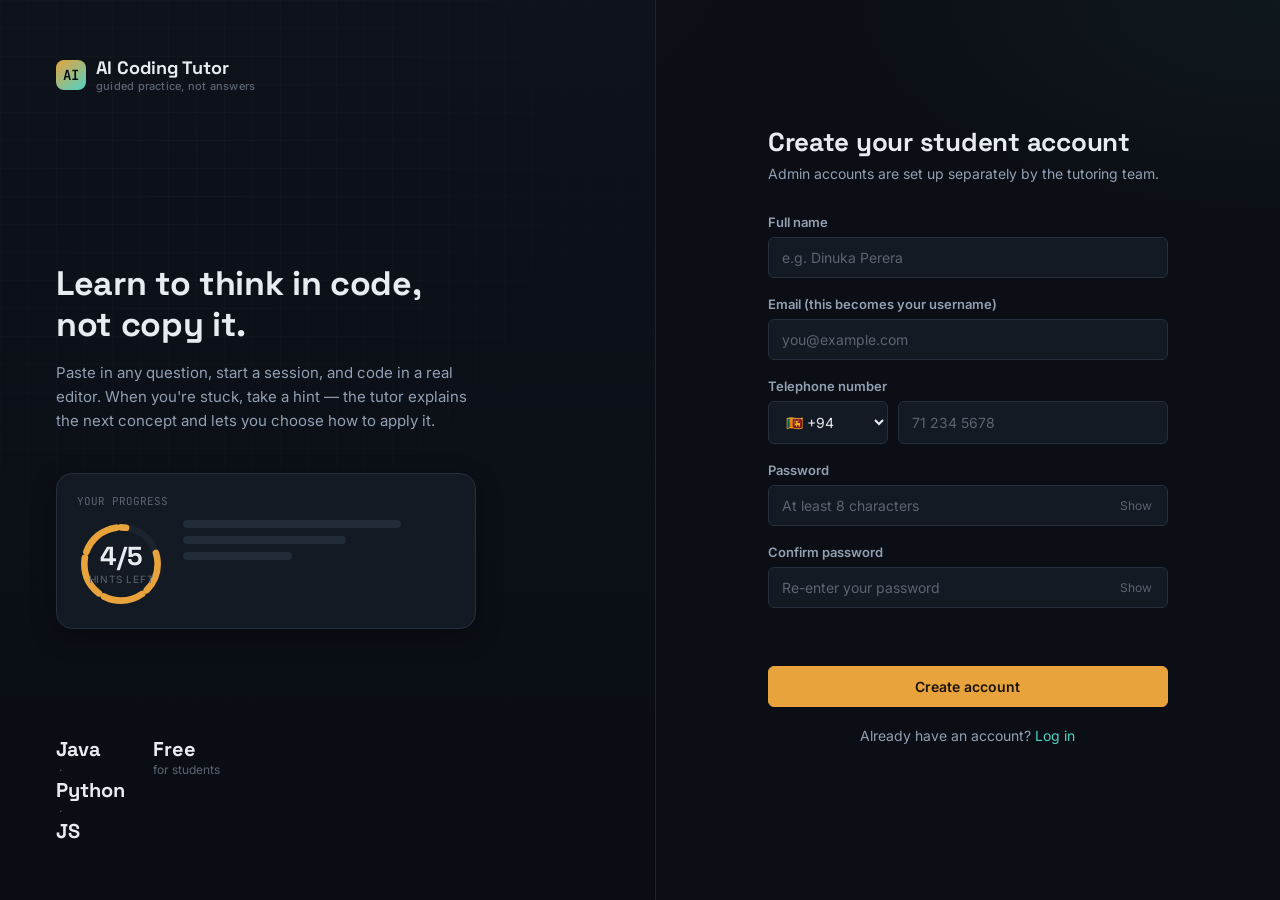
<file: src/main/resources/static/signup.html>
<!DOCTYPE html>
<html lang="en">
<head>
    <meta charset="UTF-8">
    <meta name="viewport" content="width=device-width, initial-scale=1.0">
    <title>Sign up · AI Coding Tutor</title>
    <link rel="stylesheet" href="css/style.css">
    <script src="https://accounts.google.com/gsi/client" async defer></script>
</head>
<body>

<div class="auth-shell">
    <aside class="auth-visual">
        <div class="brand">
            <span class="brand-mark">AI</span>
            <div><span>AI Coding Tutor</span><small>guided practice, not answers</small></div>
        </div>

        <div class="visual-copy">
            <h1>Learn to think in code, not copy it.</h1>
            <p>Paste in any question, start a session, and code in a real editor. When you're stuck, take a hint — the tutor explains the next concept and lets you choose how to apply it.</p>

            <div class="visual-mock-card">
                <div class="mono" style="font-size:11px;color:var(--text-muted);margin-bottom:12px;">YOUR PROGRESS</div>
                <div style="display:flex;gap:18px;">
                    <div class="hint-dial" style="--dial-size:88px;">
                        <svg viewBox="0 0 120 120">
                            <circle class="segment spent" cx="60" cy="60" r="50" stroke-dasharray="55 245" stroke-dashoffset="0"></circle>
                            <circle class="segment filled" cx="60" cy="60" r="50" stroke-dasharray="55 245" stroke-dashoffset="-63"></circle>
                            <circle class="segment filled" cx="60" cy="60" r="50" stroke-dasharray="55 245" stroke-dashoffset="-126"></circle>
                            <circle class="segment filled" cx="60" cy="60" r="50" stroke-dasharray="55 245" stroke-dashoffset="-189"></circle>
                            <circle class="segment filled" cx="60" cy="60" r="50" stroke-dasharray="55 245" stroke-dashoffset="-252"></circle>
                        </svg>
                        <div class="dial-center"><span class="count">4/5</span><span class="label">hints left</span></div>
                    </div>
                    <div style="flex:1;">
                        <div class="mock-line w80"></div>
                        <div class="mock-line w60"></div>
                        <div class="mock-line w40"></div>
                    </div>
                </div>
            </div>
        </div>

        <div class="visual-foot">
            <div><strong>Java</strong>&nbsp;·&nbsp;<strong>Python</strong>&nbsp;·&nbsp;<strong>JS</strong></div>
            <div><strong>Free</strong>for students</div>
        </div>
    </aside>

    <div class="auth-form-wrap">
        <form class="auth-form" id="signup-form" novalidate>
            <h2>Create your student account</h2>
            <p class="subhead">Admin accounts are set up separately by the tutoring team.</p>

            <div class="field" id="name-field">
                <label for="name">Full name</label>
                <input type="text" id="name" class="input" placeholder="e.g. Dinuka Perera" autocomplete="name" required>
                <div class="field-error">Enter your full name.</div>
            </div>

            <div class="field" id="email-field">
                <label for="email">Email (this becomes your username)</label>
                <input type="email" id="email" class="input" placeholder="you@example.com" autocomplete="username" required>
                <div class="field-error">Enter a valid email address.</div>
            </div>

            <div class="field" id="phone-field">
                <label for="phone-number">Telephone number</label>
                <div class="input-row">
                    <select id="phone-code" class="input input-tel-code">
                        <option value="+94">🇱🇰 +94</option>
                        <option value="+91">🇮🇳 +91</option>
                        <option value="+44">🇬🇧 +44</option>
                        <option value="+1">🇺🇸 +1</option>
                        <option value="+61">🇦🇺 +61</option>
                        <option value="+65">🇸🇬 +65</option>
                        <option value="+971">🇦🇪 +971</option>
                        <option value="+880">🇧🇩 +880</option>
                    </select>
                    <input type="tel" id="phone-number" class="input input-tel-num" placeholder="71 234 5678" autocomplete="tel-national" required>
                </div>
                <div class="field-error">Enter a valid phone number.</div>
            </div>

            <div class="field" id="password-field">
                <label for="password">Password</label>
                <div class="password-field">
                    <input type="password" id="password" class="input" placeholder="At least 8 characters" autocomplete="new-password" required>
                    <button type="button" class="password-toggle" data-target="password">Show</button>
                </div>
                <div class="field-error">Password must be at least 8 characters.</div>
            </div>

            <div class="field" id="confirm-field">
                <label for="confirm-password">Confirm password</label>
                <div class="password-field">
                    <input type="password" id="confirm-password" class="input" placeholder="Re-enter your password" autocomplete="new-password" required>
                    <button type="button" class="password-toggle" data-target="confirm-password">Show</button>
                </div>
                <div class="field-error">Passwords don't match.</div>
            </div>
            <br>
            <div id="g_id_onload"
                 data-client_id="35011532224-ios5kvf6cs8d600nc5qjr0l314vj92rd.apps.googleusercontent.com"
                 data-callback="handleGoogleSignIn">
            </div>
            <div class="g_id_signin" data-type="standard" data-theme="outline" data-size="large"></div>
            <br>
            <button type="button" class="btn btn-primary btn-block" id="signup-btn" onclick="signUpStudent()">Create account</button>

            <p class="subhead" style="margin-top:20px;text-align:center;">
                Already have an account? <a href="login.html">Log in</a>
            </p>
        </form>
    </div>
</div>
<script src="https://code.jquery.com/jquery-3.7.1.min.js"></script>
<script src="js/mockApi.js"></script>
<script src="js/ui.js"></script>
<script>
    (function () {
        const user = api.currentUser();
        if (user) window.location.href = user.role === "admin" ? "admin-dashboard.html" : "student-dashboard.html";
    })();

    document.querySelectorAll(".password-toggle").forEach((btn) => {
        btn.addEventListener("click", () => {
            const input = document.getElementById(btn.dataset.target);
            const isPw = input.type === "password";
            input.type = isPw ? "text" : "password";
            btn.textContent = isPw ? "Hide" : "Show";
        });
    });

    const form = document.getElementById("signup-form");
    const signupBtn = document.getElementById("signup-btn");

    function setError(id, hasError) { document.getElementById(id).classList.toggle("has-error", hasError); }

    form.addEventListener("submit", async (e) => {
        e.preventDefault();

        const name = document.getElementById("name").value.trim();
        const email = document.getElementById("email").value.trim();
        const phoneCode = document.getElementById("phone-code").value;
        const phoneNumber = document.getElementById("phone-number").value.trim();
        const password = document.getElementById("password").value;
        const confirmPassword = document.getElementById("confirm-password").value;

        let valid = true;
        if (!name) { setError("name-field", true); valid = false; } else setError("name-field", false);

        const emailValid = /^\S+@\S+\.\S+$/.test(email);
        setError("email-field", !emailValid); if (!emailValid) valid = false;

        const phoneValid = phoneNumber.replace(/\D/g, "").length >= 7;
        setError("phone-field", !phoneValid); if (!phoneValid) valid = false;

        const pwValid = password.length >= 8;
        setError("password-field", !pwValid); if (!pwValid) valid = false;

        const matchValid = password === confirmPassword && confirmPassword.length > 0;
        setError("confirm-field", !matchValid); if (!matchValid) valid = false;

        if (!valid) return;

        signupBtn.disabled = true;
        signupBtn.textContent = "Creating account…";
        try {
            // Real backend call: POST /api/auth/signup { name, email, password, phone }
            await api.signup({ name, email, password, phone: phoneCode + " " + phoneNumber });
            showToast("Account created — log in to continue.", "success");
            setTimeout(() => { window.location.href = "login.html"; }, 700);
        } catch (err) {
            showToast(err.message, "error");
            setError("email-field", true);
        } finally {
            signupBtn.disabled = false;
            signupBtn.textContent = "Create account";
        }
    });

    // My Code

    function signUpStudent(){
        let studentId = 0;
        let fullName = $('#name').val().trim();
        let email = $('#email').val().trim();
        let studentContact = $('#phone-code').val().trim() + $('#phone-number').val().trim();
        let password = $('#password').val().trim();
        let confirmPassword = $('#confirm-password').val().trim();

        const emailRegex = /^[^\s@]+@[^\s@]+\.[^\s@]+$/;
        const slMobileRegex = /^(?:\+94|94|0)7[01245678]\d{7}$/;

        if(!emailRegex.test(email)){
            alert('Please enter a valid email address');
            return;
        }

        if(!slMobileRegex.test(studentContact)){
            alert('Please enter a valid Phone Number');
            return;
        }

        if (password !== confirmPassword) {
            alert("Passwords do not match. Please re-enter.");
            return;
        }

        const obj = JSON.stringify({"studentId": studentId, "studentFullName" : fullName, "studentEmail": email, "studentContact": studentContact, "password" : password});

        $.ajax({
            url:"http://localhost:8080/students/signUpStudent",
            type:"POST",
            contentType:"application/json",
            data : obj,
            success:function(response){
                console.log(response);
                alert("Signed up successfully.");
            },
            error: handleAjaxError,
        })
    }

    function handleGoogleSignIn(response) {
        $.ajax({
            url: "http://localhost:8080/auth/google",
            type: "POST",
            contentType: "application/json",
            data: JSON.stringify({ idToken: response.credential }),
            success: function (res) {
                localStorage.setItem("JWT", res.body.token);
                localStorage.setItem("userId", res.body.userId);
                window.location.href = "student-dashboard.html";
            },
            error: function () {
                alert("Google sign-in failed.");
            }
        });
    }

    function handleAjaxError(jqXHR){
        let message = "Something went wrong. Please try again.";
        if (jqXHR.responseJSON && jqXHR.responseJSON.message) {
            message = jqXHR.responseJSON.message;
        }
        alert(message);
    }
</script>
</body>
</html>
</file>
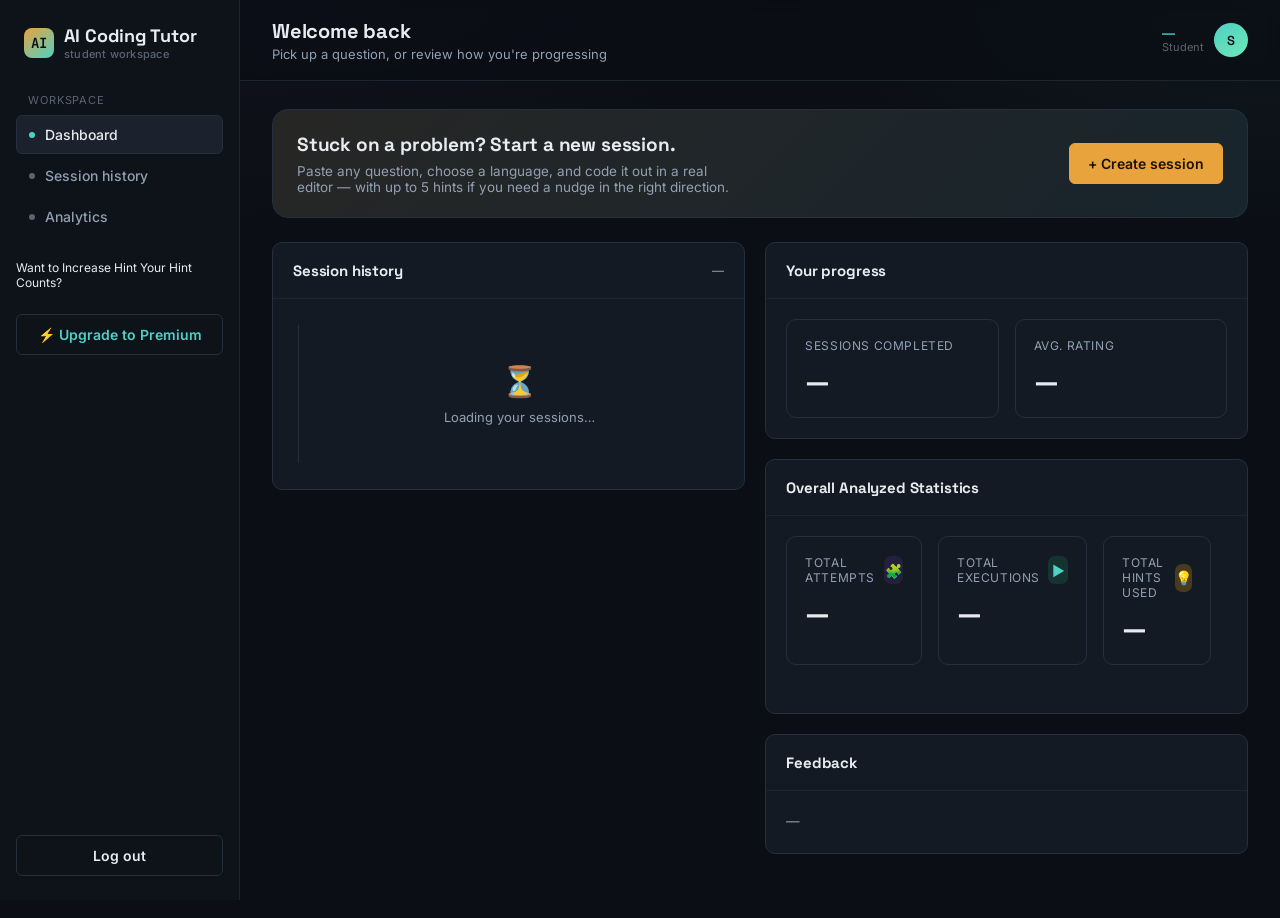
<file: src/main/resources/static/student-dashboard.html>
<!DOCTYPE html>
<html lang="en">
<head>
    <meta charset="UTF-8">
    <meta name="viewport" content="width=device-width, initial-scale=1.0">
    <title>My Dashboard · AI Coding Tutor</title>
    <link rel="stylesheet" href="css/style.css">
</head>
<body>

<div class="app-shell">
    <aside class="sidebar">
        <div class="brand"><span class="brand-mark">AI</span><div><span>AI Coding Tutor</span><small>student workspace</small></div></div>

        <nav class="nav-group">
            <span class="nav-label">Workspace</span>
            <a class="nav-link active"><span class="dot"></span>Dashboard</a>
            <a class="nav-link" id="nav-sessions"><span class="dot"></span>Session history</a>
            <a class="nav-link" id="nav-analytics"><span class="dot"></span>Analytics</a>
        </nav>

        <div style="font-size: 12px">Want to Increase Hint Your Hint Counts?</div>
        <button class="btn btn-outline btn-block js-logout"><a style="text-decoration: none" href="packages.html">⚡ Upgrade to Premium</a></button>

        <div class="sidebar-foot">
            <button class="btn btn-outline btn-block" id="open-logout-modal">Log out</button>
        </div>
    </aside>

    <div>
        <header class="topbar">
            <div>
                <h1>Welcome back<span id="first-name-suffix"></span></h1>
                <div class="topbar-sub">Pick up a question, or review how you're progressing</div>
            </div>
            <div class="user-chip">
                <div class="who"><a href="student-profile.html"><div class="name" id="student-name">—</div></a><div class="role">student</div></div>
                <div class="avatar" id="student-avatar">S</div>
            </div>
        </header>

        <main class="main">
            <div class="create-session-card">
                <div class="csc-copy">
                    <h2>Stuck on a problem? Start a new session.</h2>
                    <p>Paste any question, choose a language, and code it out in a real editor — with up to 5 hints if you need a nudge in the right direction.</p>
                </div>
                <a href="session.html" class="btn btn-primary" style="flex-shrink:0;">+ Create session</a>
            </div>

            <div class="two-col">
                <!-- Chat / session history -->
                <section class="panel" id="sessions-section">
                    <div class="panel-head">
                        <h3>Session history</h3>
                        <span class="muted" style="font-size:12px;" id="session-count-label">—</span>
                    </div>
                    <div class="panel-body">
                        <div class="timeline" id="session-timeline">
                            <div class="empty-state"><div class="empty-icon">⏳</div><p>Loading your sessions…</p></div>
                        </div>
                    </div>
                </section>

                <!-- Analytics -->
                <section id="analytics-section">
                    <div class="panel" style="margin-bottom:20px;">
                        <div class="panel-head"><h3>Your progress</h3></div>
                        <div class="panel-body">
                            <div class="stat-grid" style="grid-template-columns:1fr 1fr;margin-bottom:0;">
                                <div class="stat-card">
                                    <div class="stat-label">Sessions completed</div>
                                    <div class="stat-value" id="an-total">—</div>
                                </div>
                                <div class="stat-card">
                                    <div class="stat-label">Avg. rating</div>
                                    <div class="stat-value" id="an-rating">—</div>
                                </div>
                            </div>
                        </div>
                    </div>

                    <div class="panel" style="margin-bottom:20px;">
                        <div class="panel-head"><h3>Overall Analyzed Statistics</h3></div>
                        <div class="panel-body">
                            <div class="stat-grid" id="topic-list">
                                <div class="stat-card">
                                    <div class="stat-top">
                                        <span class="stat-label">Total attempts</span>
                                        <span class="stat-icon icon-violet">🧩</span>
                                    </div>
                                    <div class="stat-value" id="stat-attempts">—</div>
                                </div>
                                <div class="stat-card">
                                    <div class="stat-top">
                                        <span class="stat-label">Total executions</span>
                                        <span class="stat-icon icon-cyan">▶</span>
                                    </div>
                                    <div class="stat-value" id="stat-executions">—</div>
                                </div>
                                <div class="stat-card">
                                    <div class="stat-top">
                                        <span class="stat-label">Total hints used</span>
                                        <span class="stat-icon icon-amber">💡</span>
                                    </div>
                                    <div class="stat-value" id="stat-hints">—</div>
                                </div>
                            </div>
                        </div>
                    </div>

                    <div class="panel">
                        <div class="panel-head"><h3>Feedback</h3></div>
                        <div class="panel-body">
                            <p style="font-size:13.5px;line-height:1.6;color:var(--text-secondary);" id="an-feedback">—</p>
                        </div>
                    </div>
                </section>
            </div>
        </main>
    </div>
</div>

<!-- Chat history modal -->
<div class="modal-overlay" id="chat-overlay">
    <div class="modal modal-wide">
        <div class="modal-head">
            <div>
                <h3 id="chat-modal-title">Session chat history</h3>
                <p class="muted" style="font-size:12px;margin-top:3px;" id="chat-modal-sub"></p>
            </div>
            <button class="modal-close" id="close-chat-modal">✕</button>
        </div>
        <div class="modal-body">
            <div class="chat-log" id="chat-log"></div>
        </div>
        <div class="modal-foot">
            <button class="btn btn-ghost" id="close-chat-modal-2">Close</button>
        </div>
    </div>
</div>

<!-- Logout confirmation modal -->
<div class="modal-overlay" id="logout-overlay">
    <div class="modal">
        <div class="modal-head">
            <h3>Log out?</h3>
            <button class="modal-close" id="close-logout-modal">✕</button>
        </div>
        <div class="modal-body">
            <p style="font-size:13.5px;line-height:1.6;color:var(--text-secondary);">
                You'll need to sign in again to access your sessions and progress.
            </p>
        </div>
        <div class="modal-foot">
            <button class="btn btn-ghost" id="cancel-logout-btn">Cancel</button>
            <button class="btn btn-danger" id="confirm-logout-btn">Log out</button>
        </div>
    </div>
</div>
<script src="https://code.jquery.com/jquery-3.7.1.min.js"></script>
<script src="js/mockApi.js"></script>
<script src="js/ui.js"></script>
<script>
    document.addEventListener("DOMContentLoaded", () => {
        loadStudentName();
        loadSessionCount();
        getSessionHistory();
        getAvgRating();
        getAnalyticRecords();
    });

    document.getElementById("nav-sessions").addEventListener("click", () => {
        document.getElementById("sessions-section").scrollIntoView({ behavior: "smooth", block: "start" });
    });
    document.getElementById("nav-analytics").addEventListener("click", () => {
        document.getElementById("analytics-section").scrollIntoView({ behavior: "smooth", block: "start" });
    });

    const LANG_LABEL = { java: "Java", python: "Python", javascript: "JavaScript" };

    function truncate(str, n) { return str.length > n ? str.slice(0, n - 1) + "…" : str; }
    function escapeHtml(str) { const d = document.createElement("div"); d.textContent = str || ""; return d.innerHTML; }

    const chatOverlay = document.getElementById("chat-overlay");
    function openChatModal(sessionId, sessions) {
        const s = sessions.find((x) => x.id === sessionId);
        if (!s) return;
        document.getElementById("chat-modal-title").textContent = truncate(s.question, 80);
        document.getElementById("chat-modal-sub").textContent = `${LANG_LABEL[s.language]} · ${formatDate(s.createdAt)} · ${s.hintsUsed}/5 hints`;
        const log = document.getElementById("chat-log");
        if (!s.chat || !s.chat.length) {
            log.innerHTML = '<p class="muted" style="font-size:13px;">No hints were requested during this session.</p>';
        } else {
            log.innerHTML = s.chat.map((m) => `
        <div class="chat-msg from-${m.from}">
          <div class="bubble">
            <span class="tag">${m.from === "ai" ? "AI tutor" : "You"}</span>
            ${escapeHtml(m.text)}
            ${m.options && m.options.length ? `<div class="option-chips">${m.options.map((o) => `<span class="option-chip" style="cursor:default;">${escapeHtml(o)}</span>`).join("")}</div>` : ""}
          </div>
        </div>
      `).join("");
        }
        chatOverlay.classList.add("open");
    }
    function closeChatModal() { chatOverlay.classList.remove("open"); }
    document.getElementById("close-chat-modal").addEventListener("click", closeChatModal);
    document.getElementById("close-chat-modal-2").addEventListener("click", closeChatModal);
    chatOverlay.addEventListener("click", (e) => { if (e.target === chatOverlay) closeChatModal(); });

    const logoutOverlay = document.getElementById("logout-overlay");

    function openLogoutModal() { logoutOverlay.classList.add("open"); }
    function closeLogoutModal() { logoutOverlay.classList.remove("open"); }

    document.getElementById("open-logout-modal").addEventListener("click", openLogoutModal);
    document.getElementById("close-logout-modal").addEventListener("click", closeLogoutModal);
    document.getElementById("cancel-logout-btn").addEventListener("click", closeLogoutModal);
    logoutOverlay.addEventListener("click", (e) => { if (e.target === logoutOverlay) closeLogoutModal(); });

    document.getElementById("confirm-logout-btn").addEventListener("click", logOut);

    function formatDuration(totalSeconds){
        if (!totalSeconds) return "0m";
        const hours = Math.floor(totalSeconds / 3600);
        const minutes = Math.floor((totalSeconds % 3600) / 60);
        return hours > 0 ? `${hours}h ${minutes}m` : `${minutes}m`;
    }

    // My Code

    function loadStudentName(){
        let userId = localStorage.getItem("userId");

        $.ajax({
            url: "http://localhost:8080/getStudentName/" + userId,
            type: "GET",
            contentType: "application/json",
            headers: {
                'Authorization': 'Bearer ' + localStorage.getItem('JWT'),
            },
            success: function(response){
                console.log(response);
                $('#student-name').text(response.body);
                $('#first-name-suffix').text(", " + response.body);
                let letters = initials($('#student-name').text());
                $('#student-avatar').text(letters);
            },
            error: handleAjaxError,
        })
    }

    function loadSessionCount(){
        let userId = localStorage.getItem("userId");
        $.ajax({
            url: "http://localhost:8080/getCompletedSessions/" + userId,
            type: "GET",
            contentType: "application/json",
            headers: {
                'Authorization': 'Bearer ' + localStorage.getItem('JWT'),
            },
            success: function(response){
                console.log(response);
                let sessionCount = response.body;
                $('#an-total').text(sessionCount);
            },
            error: handleAjaxError,
        })
    }

    function getSessionHistory(){
        let userId = localStorage.getItem("userId");
        $.ajax({
            url: "http://localhost:8080/getSessionHistory/" + userId,
            type: "GET",
            contentType: "application/json",
            headers: {
                'Authorization': 'Bearer ' + localStorage.getItem('JWT'),
            },
            success: function(response){
                console.log("Session History Fetched");
                console.log(response);
                let html = "";
                for(const responseElement of response.body){
                    console.log(responseElement.sessionStatus);
                    html += `
      <div class="timeline-item ${responseElement === 0 ? "newest" : ""}">
        <div class="session-card">
          <div class="sc-top">
            <div class="sc-question">${escapeHtml(truncate(responseElement.codingProblem, 110))}</div>
            <span class="pill ${responseElement.sessionStatus === "IN_PROGRESS" ? "pill-cyan" : "pill-mint"}">${responseElement.sessionStatus === "IN_PROGRESS" ? "In progress" : "Ended"}</span>
          </div>
          <div class="sc-meta">
            <span>💻 ${LANG_LABEL[responseElement.programmingLanguage] || responseElement.programmingLanguage}</span>
            <span>💡 ${responseElement.usedHintCount}/5 hints used</span>
            <span>🕒 ${formatDate(responseElement.startDate)}</span>
          </div>
          <div class="sc-foot">
            ${responseElement.sessionStatus === "COMPLETED"
                        ? `<span class="rating-badge"><span class="stars">${starString(responseElement.ratingValue)}</span> ${responseElement.ratingValue}/5</span>`
                        : `<a href="session.html?id=${responseElement.sessionId}" class="btn btn-cyan btn-sm">Resume session</a>`}
            <button class="btn btn-outline btn-sm" data-session-id="${responseElement.sessionId}" data-action="view-chat">View chat history</button>
          </div>
        </div>
      </div>
    `
                }
                $('#session-timeline').html(html);
            },
            error: handleAjaxError,
        })
    }

    $(document).on("click", '[data-action="view-chat"]', function() {
        let sessionId = $(this).data("session-id");
        window.location.href = "session.html?id=" + sessionId;
    });

    function getAvgRating(){
        let userId = localStorage.getItem("userId");
        $.ajax({
            url: "http://localhost:8080/getAvgRating/" + userId,
            type: "GET",
            contentType: "application/json",
            headers: {
                'Authorization': 'Bearer ' + localStorage.getItem('JWT'),
            },
            success: function(response){
                console.log(response.body);
                $('#an-rating').text(response.body + " / 5");
                let ratingFeedback = generateRatingFeedback(response.body);
                $('#an-feedback').text(ratingFeedback);
            },
            error: handleAjaxError,
        })
    }

    function generateRatingFeedback(ratingValue){
        if(ratingValue >= 4.5){
            return "Excellent Performance Rating! Keep it Up! Strong independent problem-solving — you're leaning on hints less each session.";
        }
        else if(ratingValue >= 3.5){
            return "Good Performance Rating! You are doing Well!";
        }
        else if(ratingValue >= 2.5){
            return "Normal Performance Rating. Keep Trying!";
        }
        else{
            return "Poor Performance. Dont Give up and Try Harder!";
        }
    }

    function initials(fullName) {
        if (!fullName) return "?";

        const parts = fullName.trim().split(/\s+/);
        if (parts.length === 1) {
            return parts[0].slice(0, 2).toUpperCase();
        }

        const first = parts[0].charAt(0);
        const last = parts[parts.length - 1].charAt(0);
        return (first + last).toUpperCase();
    }

    function getAnalyticStats(){
        let userId = localStorage.getItem("userId");
        $.ajax({
            url: "http://localhost:8080/getAnalyticStats/" + userId,
            type: "GET",
            headers: {
                'Authorization': 'Bearer ' + localStorage.getItem('JWT'),
            },
            success: function(response){
                const stats = response.body;
                $('#stat-attempts').text(stats.totalAttemptCount);
                $('#stat-executions').text(stats.totalExecutionCount);
                $('#stat-hints').text(stats.totalHintCount);
                $('#stat-time').text(formatDuration(stats.totalTimeSpent));
            },
            error: handleAjaxError,
        });
    }

    function logOut(){
        localStorage.removeItem("userId");
        localStorage.removeItem("JWT");
        window.location.href = "index.html";
    }

    function handleAjaxError(jqXHR){
        let message = "Something went wrong. Please try again.";
        if (jqXHR.responseJSON && jqXHR.responseJSON.message) {
            message = jqXHR.responseJSON.message;
        }
        alert(message);
    }

    function getAnalyticRecords(){
        let userId = localStorage.getItem("userId");

        $.ajax({
            url: "http://localhost:8080/getAnalyticRecord/" + userId,
            type: "GET",
            contentType: "application/json",
            headers: {
                'Authorization': 'Bearer ' + localStorage.getItem('JWT'),
            },
            success: function(response){
                console.log(response.body);
                $('#stat-attempts').text(response.body.totalAttemptCount);
                $('#stat-executions').text(response.body.totalExecutionCount);
                $('#stat-hints').text(response.body.totalHintCount)
            },
            error: handleAjaxError
        })
    }
</script>
</body>
</html>
</file>
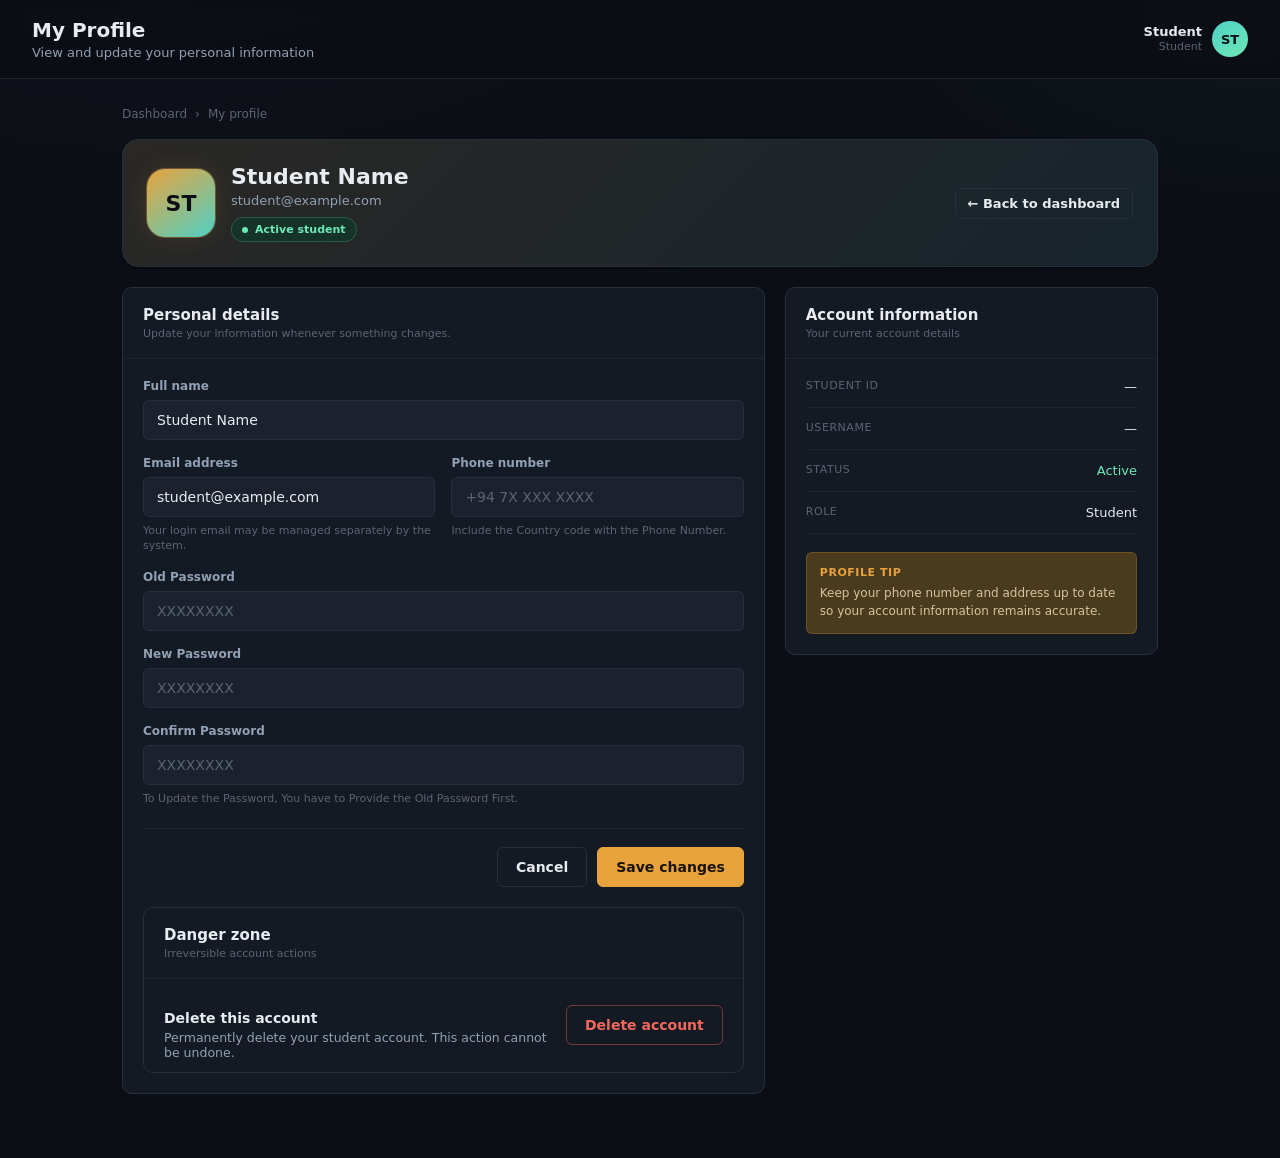
<file: src/main/resources/static/student-profile.html>
<!DOCTYPE html>
<html lang="en">
<head>
    <meta charset="UTF-8">
    <meta name="viewport" content="width=device-width, initial-scale=1.0">
    <title>My Profile · AI Coding Tutor</title>
    <style>
        :root{
            --bg:#0B0E14;--bg-alt:#0E1219;--surface:#141A23;--surface-2:#1B222D;
            --surface-3:#222B38;--border:#262F3D;--border-soft:#1D2530;
            --text-primary:#E8ECF1;--text-secondary:#92A0B3;--text-muted:#5B6472;
            --amber:#E8A33D;--amber-dim:#4A3A1E;--cyan:#4FD1C5;--cyan-dim:#16342F;
            --mint:#6EE7B7;--mint-dim:#16332A;--coral:#F2685C;
            --display:"Space Grotesk","Inter",system-ui,sans-serif;
            --body:"Inter",system-ui,sans-serif;
        }
        *{box-sizing:border-box}
        html{color-scheme:dark}
        body{margin:0;min-height:100vh;background:
                radial-gradient(1200px 600px at 12% -10%,rgba(139,127,232,.06),transparent 55%),
                radial-gradient(1000px 500px at 100% 0%,rgba(79,209,197,.05),transparent 50%),var(--bg);
            color:var(--text-primary);font-family:var(--body);-webkit-font-smoothing:antialiased}
        h1,h2,h3,p{margin:0}a{color:inherit;text-decoration:none}button,input,textarea{font:inherit}
        .app-shell{display:grid;grid-template-columns:1fr;min-height:100vh}
        .btn{display:inline-flex;align-items:center;justify-content:center;gap:8px;border-radius:6px;border:1px solid transparent;
            font-weight:600;font-size:14px;padding:11px 18px;white-space:nowrap;transition:.15s;cursor:pointer}
        .btn:disabled{opacity:.45;cursor:not-allowed}.btn-primary{background:var(--amber);color:#1A1305;border-color:var(--amber)}
        .btn-primary:hover:not(:disabled){background:#F3AE4C;box-shadow:0 0 0 1px rgba(232,163,61,.35),0 0 24px rgba(232,163,61,.12)}
        .btn-outline{background:transparent;color:var(--text-primary);border-color:var(--border)}
        .btn-outline:hover{background:var(--surface-2);border-color:var(--text-secondary)}.btn-block{width:100%}.btn-sm{padding:7px 12px;font-size:13px}
        .content{min-width:0}.topbar{display:flex;align-items:center;justify-content:space-between;gap:20px;padding:18px 32px;
                                 border-bottom:1px solid var(--border-soft);background:rgba(11,14,20,.78);backdrop-filter:blur(8px);position:sticky;top:0;z-index:5}
        .topbar h1{font-family:var(--display);font-size:20px}.topbar-sub{color:var(--text-secondary);font-size:13px;margin-top:3px}
        .user-chip{display:flex;align-items:center;gap:10px}.who{text-align:right;line-height:1.25}.who .name{font-size:13px;font-weight:600}
        .who .role{font-size:11px;color:var(--text-muted);text-transform:capitalize}.avatar,.profile-avatar{
                                                                                        display:flex;align-items:center;justify-content:center;font-family:var(--display);font-weight:700}
        .avatar{width:36px;height:36px;border-radius:50%;font-size:13px;color:#0B0E14;background:linear-gradient(145deg,var(--cyan),var(--mint))}
        .main{padding:28px 32px 64px;max-width:1100px;margin:0 auto}.breadcrumb{display:flex;gap:8px;color:var(--text-muted);font-size:12px;margin-bottom:18px}
        .breadcrumb a:hover{color:var(--cyan)}
        .profile-hero{background:linear-gradient(135deg,rgba(232,163,61,.1),rgba(79,209,197,.055)),var(--surface);
            border:1px solid var(--border);border-radius:16px;padding:24px;display:flex;align-items:center;justify-content:space-between;
            gap:20px;margin-bottom:20px;box-shadow:0 1px 2px rgba(0,0,0,.4)}
        .profile-identity{display:flex;align-items:center;gap:16px}.profile-avatar{width:68px;height:68px;border-radius:18px;
                                                                       background:linear-gradient(145deg,var(--amber),var(--cyan));color:#0B0E14;font-size:22px;
                                                                       box-shadow:0 0 0 1px rgba(232,163,61,.35),0 0 24px rgba(232,163,61,.12)}
        .profile-identity h2{font-family:var(--display);font-size:22px;margin-bottom:4px}.profile-identity p{color:var(--text-secondary);font-size:13px}
        .profile-badge{display:inline-flex;align-items:center;gap:7px;margin-top:9px;padding:5px 10px;border-radius:100px;
            background:var(--mint-dim);border:1px solid rgba(110,231,183,.22);color:var(--mint);font-size:11px;font-weight:700}
        .profile-badge:before{content:"";width:6px;height:6px;border-radius:50%;background:var(--mint)}
        .profile-grid{display:grid;grid-template-columns:1.55fr .9fr;gap:20px;align-items:start}
        .panel{background:var(--surface);border:1px solid var(--border);border-radius:10px;overflow:hidden}
        .panel-head{display:flex;align-items:center;justify-content:space-between;gap:12px;padding:18px 20px;border-bottom:1px solid var(--border-soft)}
        .panel-head h3{font-family:var(--display);font-size:15px}.panel-head p{color:var(--text-muted);font-size:11px;margin-top:3px}.panel-body{padding:20px}
        .form-grid{display:grid;grid-template-columns:1fr 1fr;gap:16px}.field.full{grid-column:1/-1}.field label{display:block;font-size:12px;
                                                                                                        font-weight:600;color:var(--text-secondary);margin-bottom:7px}.input{width:100%;background:var(--surface-2);border:1px solid var(--border);
                                                                                                                                                                          color:var(--text-primary);padding:11px 13px;border-radius:6px;font-size:14px;outline:none;transition:.15s}
        .input::placeholder{color:var(--text-muted)}.input:focus{border-color:var(--cyan);box-shadow:0 0 0 1px rgba(79,209,197,.35),0 0 24px rgba(79,209,197,.12);background:var(--surface-3)}
        textarea.input{resize:vertical;min-height:92px;line-height:1.5}.field-note{margin-top:6px;color:var(--text-muted);font-size:11px;line-height:1.4}
        .form-actions{display:flex;justify-content:flex-end;gap:10px;margin-top:22px;padding-top:18px;border-top:1px solid var(--border-soft)}
        .info-row{display:flex;justify-content:space-between;gap:18px;padding:13px 0;border-bottom:1px solid var(--border-soft)}
        .info-row:first-child{padding-top:0}.info-row:last-child{border-bottom:0;padding-bottom:0}.info-label{color:var(--text-muted);font-size:11px;text-transform:uppercase;letter-spacing:.05em}
        .info-value{color:var(--text-primary);font-size:13px;text-align:right;word-break:break-word}
        .tip{margin-top:18px;padding:13px;background:var(--amber-dim);border:1px solid rgba(232,163,61,.24);border-radius:6px}
        .tip-title{color:var(--amber);font-size:11px;font-weight:700;text-transform:uppercase;letter-spacing:.05em;margin-bottom:5px}
        .tip p{color:#D7C39F;font-size:12px;line-height:1.5}
        .message{display:none;margin-bottom:16px;padding:11px 13px;border-radius:6px;font-size:12.5px}
        .message.show{display:block}.message.success{background:var(--mint-dim);border:1px solid rgba(110,231,183,.25);color:var(--mint)}
        .message.error{background:rgba(58,33,30,.8);border:1px solid rgba(242,104,92,.3);color:#F3A79E}
        .btn-danger{background:transparent;color:var(--coral);border-color:rgba(242,104,92,.4)}
        .btn-danger:hover:not(:disabled){background:rgba(58,33,30,.5)}
        .btn-danger-solid{background:var(--coral);color:#1c0a08;border-color:var(--coral)}
        .btn-danger-solid:hover:not(:disabled){background:#f4837a}

        .danger-row{display:flex;align-items:center;justify-content:space-between;gap:16px;padding:6px 0}
        .danger-row .dr-copy h4{font-size:14px;margin-bottom:4px;font-family:var(--display)}
        .danger-row .dr-copy p{font-size:12.5px;color:var(--text-secondary);max-width:400px}

        .modal-overlay{position:fixed;inset:0;background:rgba(6,8,12,.65);backdrop-filter:blur(3px);
            display:none;align-items:center;justify-content:center;z-index:50;padding:24px}
        .modal-overlay.open{display:flex}
        .modal{background:var(--surface);border:1px solid var(--border);border-radius:16px;
            width:100%;max-width:420px;box-shadow:0 8px 24px rgba(0,0,0,.35)}
        .modal-head{display:flex;align-items:center;justify-content:space-between;padding:18px 22px;border-bottom:1px solid var(--border-soft)}
        .modal-head h3{font-size:16px;font-family:var(--display)}
        .modal-close{background:none;border:none;color:var(--text-muted);font-size:18px;cursor:pointer;padding:4px}
        .modal-close:hover{color:var(--text-primary)}
        .modal-body{padding:22px}
        .modal-body p{font-size:13.5px;line-height:1.6;color:var(--text-secondary)}
        .modal-foot{display:flex;justify-content:flex-end;gap:10px;padding:16px 22px;border-top:1px solid var(--border-soft)}
        .confirm-input{margin-top:14px}

        @media(max-width:650px){.danger-row{flex-direction:column;align-items:flex-start;gap:12px}.danger-row .btn{width:100%}}
        @media(max-width:900px){.profile-grid{grid-template-columns:1fr}}
        @media(max-width:650px){.topbar{padding:16px 18px}.topbar-sub{display:none}.main{padding:20px 16px 40px}
            .profile-hero{align-items:flex-start;flex-direction:column}.form-grid{grid-template-columns:1fr}.field.full{grid-column:auto}
            .form-actions{flex-direction:column-reverse}.form-actions .btn{width:100%}.who{display:none}}
    </style>
</head>
<body>
<div class="app-shell">

    <div class="content">
        <header class="topbar">
            <div><h1>My Profile</h1><div class="topbar-sub">View and update your personal information</div></div>
            <div class="user-chip"><div class="who"><div class="name" id="topbar-name">Student</div><div class="role">student</div></div><div class="avatar" id="topbar-avatar">ST</div></div>
        </header>

        <main class="main">
            <div class="breadcrumb"><a href="student-dashboard.html">Dashboard</a><span>›</span><span>My profile</span></div>

            <section class="profile-hero">
                <div class="profile-identity"><div class="profile-avatar" id="profile-avatar">ST</div>
                    <div><h2 id="profile-name">Student Name</h2><p id="profile-email">student@example.com</p>
                        <span class="profile-badge">Active student</span></div></div>
                <a href="student-dashboard.html" class="btn btn-outline btn-sm">← Back to dashboard</a>
            </section>

            <div id="message" class="message"></div>

            <div class="profile-grid">
                <section class="panel">
                    <div class="panel-head"><div><h3>Personal details</h3><p>Update your information whenever something changes.</p></div></div>
                    <div class="panel-body">
                        <form id="profile-form">
                            <div class="form-grid">
                                <div class="field full"><label for="full-name">Full name</label>
                                    <input class="input" type="text" id="full-name" placeholder="Enter your full name" autocomplete="name" required></div>
                                <div class="field"><label for="email">Email address</label>
                                    <input class="input" type="email" id="email" disabled placeholder="student@example.com" autocomplete="email" required>
                                    <div class="field-note">Your login email may be managed separately by the system.</div></div>
                                <div class="field"><label for="phone">Phone number</label>
                                    <input class="input" type="tel" id="phone" placeholder="+94 7X XXX XXXX" autocomplete="tel">
                                    <div class="field-note">Include the Country code with the Phone Number.</div></div>
                                <div class="field full"><label for="old-password">Old Password</label>
                                    <input type="password" class="input" id="old-password" placeholder="XXXXXXXX" autocomplete="old-pwd"></div>
                                <div class="field full"><label for="new-password">New Password</label>
                                    <input type="password" class="input" id="new-password" placeholder="XXXXXXXX" autocomplete="new-pwd"></div>
                                <div class="field full"><label for="confirm-password">Confirm Password</label>
                                    <input type="password" class="input" id="confirm-password" placeholder="XXXXXXXX" autocomplete="confirm-pwd">
                                    <div class="field-note">To Update the Password, You have to Provide the Old Password First.</div></div>
                            </div>
                            <div class="form-actions">
                                <button type="button" class="btn btn-outline" onclick="resetForm()">Cancel</button>
                                <button type="submit" class="btn btn-primary" id="save-btn" onclick="editStudentDetails()">Save changes</button>
                            </div>

                            <div class="panel" style="margin-top:20px;">
                                <div class="panel-head"><div><h3>Danger zone</h3><p>Irreversible account actions</p></div></div>
                                <div class="panel-body" style="padding-top:6px;padding-bottom:6px;">
                                    <div class="danger-row">
                                        <div class="dr-copy">
                                            <h4>Delete this account</h4>
                                            <p>Permanently delete your student account. This action cannot be undone.</p>
                                        </div>
                                        <button type="button" class="btn btn-danger" id="open-delete-modal">Delete account</button>
                                    </div>
                                </div>
                            </div>
                        </form>
                    </div>
                </section>

                <aside class="panel">
                    <div class="panel-head"><div><h3>Account information</h3><p>Your current account details</p></div></div>
                    <div class="panel-body">
                        <div class="info-row"><span class="info-label">Student ID</span><span class="info-value" id="student-id">—</span></div>
                        <div class="info-row"><span class="info-label">Username</span><span class="info-value" id="username">—</span></div>
                        <div class="info-row"><span class="info-label">Status</span><span class="info-value" style="color:var(--mint)">Active</span></div>
                        <div class="info-row"><span class="info-label">Role</span><span class="info-value">Student</span></div>
                        <div class="tip"><div class="tip-title">Profile tip</div><p>Keep your phone number and address up to date so your account information remains accurate.</p></div>
                    </div>
                </aside>
            </div>
        </main>
    </div>
</div>

<div class="modal-overlay" id="delete-overlay">
    <div class="modal">
        <div class="modal-head">
            <h3>Delete account?</h3>
            <button class="modal-close" id="close-delete-modal">✕</button>
        </div>
        <div class="modal-body">
            <p>This will permanently delete your student account, including your session history and progress. This action <strong style="color:var(--coral);">cannot be undone</strong>.</p>
            <div class="field confirm-input">
                <label for="delete-confirm-input">Type <strong>DELETE</strong> to confirm</label>
                <input type="text" id="delete-confirm-input" class="input" placeholder="DELETE" autocomplete="off">
            </div>
        </div>
        <div class="modal-foot">
            <button type="button" class="btn btn-outline" id="cancel-delete-btn">Cancel</button>
            <button type="button" class="btn btn-danger-solid" id="confirm-delete-btn" disabled>Delete my account</button>
        </div>
    </div>
</div>
<script src="https://code.jquery.com/jquery-3.7.1.min.js"></script>
<script>

    document.addEventListener("DOMContentLoaded", () => {
        getStudentDetails();
    });

    let originalProfile={fullName:"",email:"",phone:"",address:""};
    const userId=localStorage.getItem("userId");
    const token=localStorage.getItem("JWT");

    function initials(name){
        if(!name||!name.trim())return "?";
        const p=name.trim().split(/\s+/);
        return (p.length===1?p[0].slice(0,2):p[0][0]+p[p.length-1][0]).toUpperCase();
    }
    function setUI(p){
        document.getElementById("full-name").value=p.fullName||"";
        document.getElementById("email").value=p.email||"";
        document.getElementById("phone").value=p.phone||"";
        document.getElementById("address").value=p.address||"";
        const n=p.fullName||"Student", i=initials(n);
        document.getElementById("profile-name").textContent=n;
        document.getElementById("profile-email").textContent=p.email||"student@example.com";
        document.getElementById("profile-avatar").textContent=i;
        document.getElementById("topbar-name").textContent=n;
        document.getElementById("topbar-avatar").textContent=i;
    }
    function message(text,type){
        const el=document.getElementById("message");
        el.className="message show "+type;
        el.textContent=(type==="success"?"✓ ":"⚠ ")+text;
        setTimeout(()=>el.classList.remove("show"),4000);
    }

    /* Connect these two URLs to your Spring Boot endpoints. */
    async function loadProfile(){
        if(!userId||!token){ loadDemo(); return; }
        try{
            const r=await fetch("http://localhost:8080/getStudentProfile/"+userId,{
                headers:{"Authorization":"Bearer "+token,"Content-Type":"application/json"}
            });
            if(!r.ok)throw new Error();
            const result=await r.json(), d=result.body||result;
            const p={fullName:d.studentFullName||d.fullName||"",email:d.email||"",
                phone:d.studentContact||d.phone||"",address:d.address||""};
            originalProfile={...p}; setUI(p);
            document.getElementById("student-id").textContent=d.studentId??"—";
            document.getElementById("username").textContent=d.username||"—";
        }catch(e){console.error(e);loadDemo();}
    }
    function loadDemo(){
        const p={fullName:"Student Name",email:"student@example.com",phone:"",address:""};
        originalProfile={...p};setUI(p);
        document.getElementById("student-id").textContent=userId||"Not available";
        document.getElementById("username").textContent=localStorage.getItem("username")||"Not available";
    }
    async function saveProfile(p){
        if(!userId||!token){originalProfile={...p};setUI(p);message("Profile updated successfully.","success");return;}
        try{
            const r=await fetch("http://localhost:8080/updateStudentProfile/"+userId,{
                method:"PUT",headers:{"Authorization":"Bearer "+token,"Content-Type":"application/json"},
                body:JSON.stringify({studentFullName:p.fullName,studentContact:p.phone,email:p.email,address:p.address})
            });
            if(!r.ok)throw new Error();
            originalProfile={...p};setUI(p);message("Your profile has been updated successfully.","success");
        }catch(e){console.error(e);message("Unable to update your profile. Please try again.","error");}
    }
    document.getElementById("profile-form").addEventListener("submit",async e=>{
        e.preventDefault();
        const p={
            fullName:document.getElementById("full-name").value.trim(),
            email:document.getElementById("email").value.trim(),
            phone:document.getElementById("phone").value.trim(),
            address:document.getElementById("address").value.trim()
        };
        if(!p.fullName)return message("Please enter your full name.","error");
        if(!p.email)return message("Please enter your email address.","error");
        const b=document.getElementById("save-btn");b.disabled=true;b.textContent="Saving...";
        await saveProfile(p);b.disabled=false;b.textContent="Save changes";
    });
    function resetForm(){setUI(originalProfile);message("Your changes have been discarded.","success");}
    function logout(){localStorage.removeItem("JWT");localStorage.removeItem("userId");window.location.href="index.html";}
    document.addEventListener("DOMContentLoaded",loadProfile);

    const deleteOverlay = document.getElementById("delete-overlay");
    const deleteConfirmInput = document.getElementById("delete-confirm-input");
    const confirmDeleteBtn = document.getElementById("confirm-delete-btn");

    function openDeleteModal() {
        deleteOverlay.classList.add("open");
        deleteConfirmInput.value = "";
        confirmDeleteBtn.disabled = true;
    }
    function closeDeleteModal() {
        deleteOverlay.classList.remove("open");
    }

    document.getElementById("open-delete-modal").addEventListener("click", openDeleteModal);
    document.getElementById("close-delete-modal").addEventListener("click", closeDeleteModal);
    document.getElementById("cancel-delete-btn").addEventListener("click", closeDeleteModal);
    deleteOverlay.addEventListener("click", (e) => { if (e.target === deleteOverlay) closeDeleteModal(); });

    deleteConfirmInput.addEventListener("input", () => {
        confirmDeleteBtn.disabled = deleteConfirmInput.value.trim() !== "DELETE";
    });

    confirmDeleteBtn.addEventListener("click", () => {
        confirmDeleteBtn.disabled = true;
        confirmDeleteBtn.textContent = "Deleting…";

        $.ajax({
            url: "http://localhost:8080/deleteStudent/" + userId,
            type: "DELETE",
            contentType: "application/json",
            headers: { 'Authorization': 'Bearer ' + localStorage.getItem('JWT') },
            success: function () {
                localStorage.removeItem("JWT");
                localStorage.removeItem("userId");
                window.location.href = "index.html";
            },
            error: handleAjaxError,
        });
    });

    // My Code
    let existingPassword = "";
    function getStudentDetails(){
        let userId = localStorage.getItem("userId");

        $.ajax({
            url:"http://localhost:8080/getStudentDetails/"+userId,
            type:"GET",
            contentType:"application/json",
            headers: {
                'Authorization': 'Bearer ' + localStorage.getItem('JWT'),
            },
            success:function(response){
                console.log(response.body.studentId);
                $('#profile-name').text(response.body.studentFullName);
                $('#profile-email').text(response.body.studentEmail);
                let letters = initials(response.body.studentFullName);
                $('#topbar-avatar').text(letters);
                $('#profile-avatar').text(letters);
                $('#topbar-name').text(response.body.studentFullName);
                $('#student-id').text(response.body.studentId);
                $('#username').text(response.body.studentEmail);
                $('#full-name').val(response.body.studentFullName);
                $('#email').val(response.body.studentEmail);
                $('#phone').val(response.body.studentContact);
                existingPassword = response.body.password;
            },
            error: handleAjaxError,
        })
    }

    function editStudentDetails(){
        let userId = localStorage.getItem("userId");
        let newStudentName = $('#full-name').val();
        let newPhoneNumber = $('#phone').val();
        let oldPassword = $('#old-password').val();
        let newPassword = $('#new-password').val();
        let confirmPassword = $('#confirm-password').val();

        if(newPassword !== confirmPassword){
            alert("Passwords do not match!");
            return;
        }

        const obj = JSON.stringify({"userId":userId,"newStudentName":newStudentName,"newPhoneNumber":newPhoneNumber,"oldPassword":oldPassword,"newPassword":newPassword});
        $.ajax({
            url:"http://localhost:8080/updateStudentProfile",
            type:"PUT",
            contentType:"application/json",
            data:obj,
            headers: {
                'Authorization': 'Bearer ' + localStorage.getItem('JWT'),
            },
            success:function(response){
                console.log(response.body);
            },
            error: handleAjaxError,
        })
    }

    function handleAjaxError(jqXHR){
        let message = "Something went wrong. Please try again.";
        if (jqXHR.responseJSON && jqXHR.responseJSON.message) {
            message = jqXHR.responseJSON.message;
        }
        alert(message);
    }


</script>
</body>
</html>
</file>
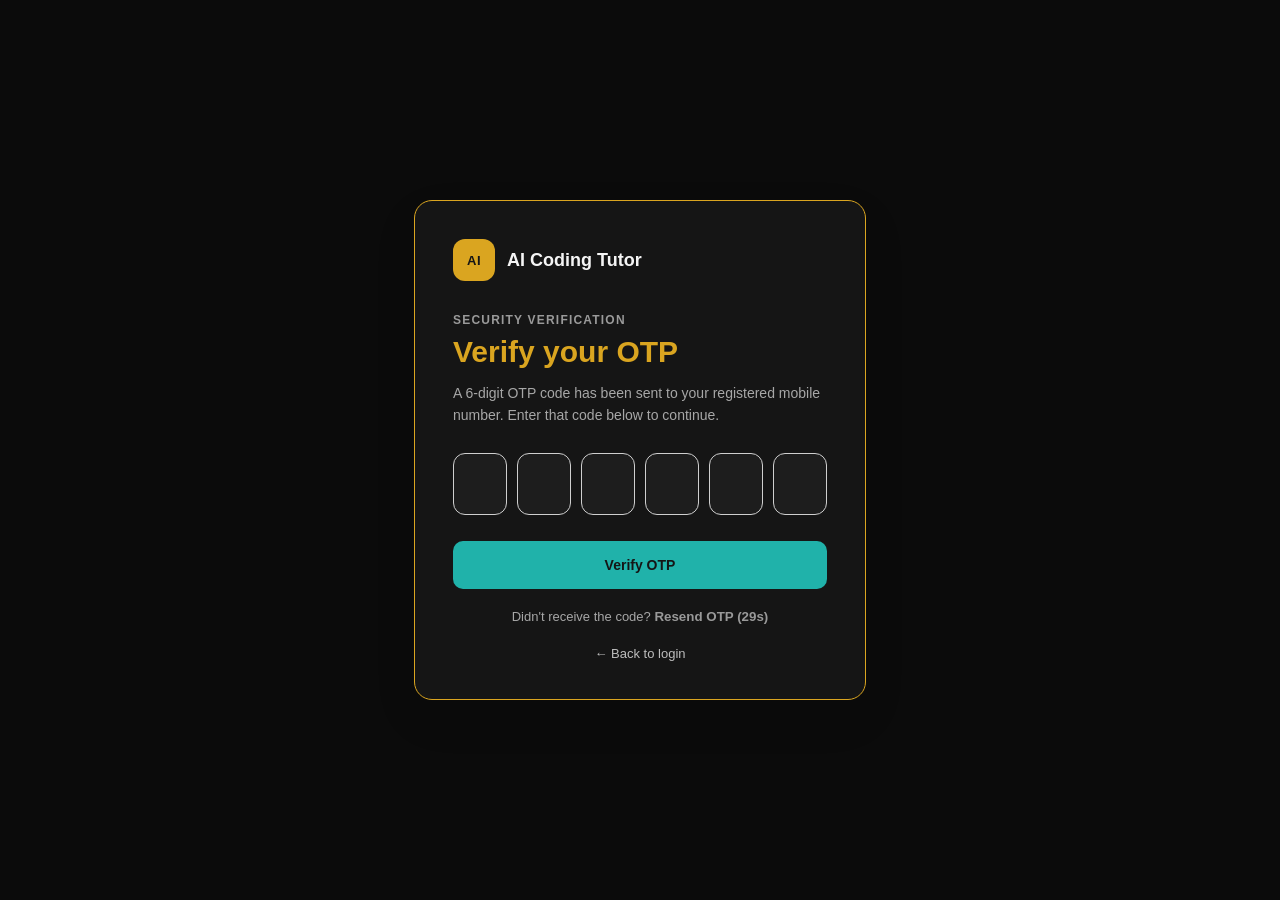
<file: src/main/resources/static/verify-otp.html>
<!DOCTYPE html>
<html lang="en">
<head>
    <meta charset="UTF-8">
    <meta name="viewport" content="width=device-width, initial-scale=1.0">
    <title>Verify OTP · AI Coding Tutor</title>

    <style>
        * {
            box-sizing: border-box;
        }

        body {
            margin: 0;
            min-height: 100vh;
            display: flex;
            align-items: center;
            justify-content: center;
            background: #0b0b0b;
            color: #f5f5f5;
            font-family: Arial, Helvetica, sans-serif;
        }

        .page {
            width: 100%;
            max-width: 500px;
            padding: 24px;
        }

        .card {
            background: #151515;
            border: 1px solid goldenrod;
            border-radius: 18px;
            padding: 38px;
            box-shadow: 0 18px 45px rgba(0, 0, 0, .08);
        }

        .brand {
            display: flex;
            align-items: center;
            gap: 12px;
            margin-bottom: 32px;
            font-weight: 700;
            font-size: 18px;
        }

        .brand-mark {
            width: 42px;
            height: 42px;
            display: grid;
            place-items: center;
            border-radius: 12px;
            background: goldenrod;
            color: #151515;
            font-size: 13px;
            letter-spacing: .5px;
        }

        .eyebrow {
            margin: 0 0 8px;
            color: #9a9a9a;
            font-size: 12px;
            font-weight: 700;
            letter-spacing: 1.2px;
            text-transform: uppercase;
        }

        h1 {
            margin: 0;
            font-size: 30px;
            line-height: 1.15;
        }

        .description {
            margin: 12px 0 26px;
            color: #a7a7a7;
            font-size: 14px;
            line-height: 1.6;
        }

        .phone {
            font-weight: 700;
            color: #eeeeee;
        }

        .otp-container {
            display: flex;
            justify-content: center;
            gap: 10px;
            margin: 26px 0;
        }

        .otp-box {
            width: 54px;
            height: 62px;
            border: 1px solid #cfcfcf;
            border-radius: 12px;
            background: #1d1d1d;
            color: #f5f5f5;
            text-align: center;
            font-size: 24px;
            font-weight: 700;
            outline: none;
            transition:
                    border-color .2s ease,
                    box-shadow .25s ease,
                    transform .2s ease,
                    background .2s ease;
        }

        .otp-box:focus {
            background: #151515;
            border-color: #f5f5f5;
            transform: translateY(-2px);
            box-shadow:
                    0 12px 28px rgba(0, 0, 0, .55),
                    0 0 0 3px rgba(255, 255, 255, .08);
        }

        /* Shadow remains beautifully visible after a digit is entered. */
        .otp-box.filled {
            background: #151515;
            border-color: #bdbdbd;
            box-shadow: 0 8px 20px rgba(0, 0, 0, .45);
        }

        .otp-box.error {
            border-color: #f5f5f5;
            box-shadow: 0 0 0 3px rgba(0, 0, 0, .10);
        }

        .btn {
            width: 100%;
            height: 48px;
            border: 0;
            border-radius: 10px;
            background: lightseagreen;
            color: #151515;
            font-size: 14px;
            font-weight: 700;
            cursor: pointer;
            transition: .2s ease;
        }

        .btn:hover {
            background: #ffffff;
            transform: translateY(-1px);
            box-shadow: 0 8px 18px rgba(0, 0, 0, .14);
        }

        .btn:active {
            transform: translateY(0);
        }

        .resend {
            margin-top: 20px;
            text-align: center;
            color: #a7a7a7;
            font-size: 13px;
        }

        .resend button {
            border: 0;
            background: none;
            padding: 0;
            color: #f5f5f5;
            font-weight: 700;
            cursor: pointer;
            text-decoration: underline;
        }

        .resend button:disabled {
            color: #999;
            cursor: not-allowed;
            text-decoration: none;
        }

        .message {
            display: none;
            margin-top: 18px;
            padding: 12px 14px;
            border-radius: 9px;
            background: #242424;
            color: #333;
            font-size: 13px;
            line-height: 1.5;
        }

        .message.show {
            display: block;
        }

        .back-link {
            display: block;
            margin-top: 22px;
            text-align: center;
            color: #bdbdbd;
            font-size: 13px;
            text-decoration: none;
        }

        .back-link:hover {
            color: #f5f5f5;
            text-decoration: underline;
        }

        @media (max-width: 500px) {
            .card {
                padding: 28px 20px;
            }

            .otp-container {
                gap: 7px;
            }

            .otp-box {
                width: 45px;
                height: 56px;
            }

            h1 {
                font-size: 26px;
            }
        }
    </style>
</head>

<body>

<div class="page">
    <div class="card">

        <div class="brand">
            <span class="brand-mark">AI</span>
            <span>AI Coding Tutor</span>
        </div>

        <p class="eyebrow">Security verification</p>
        <h1 style="color: goldenrod">Verify your OTP</h1>

        <p class="description">
            A 6-digit OTP code has been sent to your registered mobile number.
            Enter that code below to continue.
        </p>

        <div class="otp-container">
            <input class="otp-box" type="text" maxlength="1" inputmode="numeric" autocomplete="one-time-code" aria-label="OTP digit 1">
            <input class="otp-box" type="text" maxlength="1" inputmode="numeric" aria-label="OTP digit 2">
            <input class="otp-box" type="text" maxlength="1" inputmode="numeric" aria-label="OTP digit 3">
            <input class="otp-box" type="text" maxlength="1" inputmode="numeric" aria-label="OTP digit 4">
            <input class="otp-box" type="text" maxlength="1" inputmode="numeric" aria-label="OTP digit 5">
            <input class="otp-box" type="text" maxlength="1" inputmode="numeric" aria-label="OTP digit 6">
        </div>

        <button class="btn" id="verify-btn">Verify OTP</button>

        <div class="message" id="message"></div>

        <div class="resend">
            Didn't receive the code?
            <button id="resend-btn" disabled>Resend OTP (<span id="timer">30</span>s)</button>
        </div>

        <a href="login.html" class="back-link">← Back to login</a>

    </div>
</div>
<script src="https://code.jquery.com/jquery-3.7.1.min.js"></script>
<script>
    const otpBoxes = document.querySelectorAll(".otp-box");
    const verifyBtn = document.getElementById("verify-btn");
    const message = document.getElementById("message");
    const resendBtn = document.getElementById("resend-btn");
    const timerEl = document.getElementById("timer");

    /*
     * Temporary frontend demo OTP.
     * IMPORTANT:
     * In your real application, the OTP must be generated and
     * verified by the Spring Boot backend, not JavaScript.
     */
    const demoOtp = "123456";

    otpBoxes.forEach((box, index) => {

        box.addEventListener("input", function () {
            this.value = this.value.replace(/\D/g, "").slice(0, 1);

            if (this.value) {
                this.classList.add("filled");

                if (index < otpBoxes.length - 1) {
                    otpBoxes[index + 1].focus();
                }
            } else {
                this.classList.remove("filled");
            }
        });

        box.addEventListener("keydown", function (event) {
            if (event.key === "Backspace" && !this.value && index > 0) {
                otpBoxes[index - 1].value = "";
                otpBoxes[index - 1].classList.remove("filled");
                otpBoxes[index - 1].focus();
            }

            if (event.key === "ArrowLeft" && index > 0) {
                otpBoxes[index - 1].focus();
            }

            if (event.key === "ArrowRight" && index < otpBoxes.length - 1) {
                otpBoxes[index + 1].focus();
            }
        });

        box.addEventListener("paste", function (event) {
            event.preventDefault();

            const pasted = (event.clipboardData || window.clipboardData)
                .getData("text")
                .replace(/\D/g, "")
                .slice(0, 6);

            pasted.split("").forEach((digit, i) => {
                if (otpBoxes[i]) {
                    otpBoxes[i].value = digit;
                    otpBoxes[i].classList.add("filled");
                }
            });

            const nextIndex = Math.min(pasted.length, otpBoxes.length - 1);
            otpBoxes[nextIndex].focus();
        });
    });

    verifyBtn.addEventListener("click", function () {

        const otp = Array.from(otpBoxes)
            .map(box => box.value)
            .join("");

        if (otp.length !== 6) {
            message.textContent = "Please enter all 6 digits of the OTP.";
            message.classList.add("show");
            return;
        }

        /*
         * Replace this demo verification with your Spring Boot API.
         *
         * Example request:
         *
         * POST /verifyOtp
         * {
         *     "mobile": "...",
         *     "otp": "123456"
         * }
         */

        if (otp === demoOtp) {
            message.textContent = "OTP verified successfully. You can now create a new password.";
            message.classList.add("show");

            sessionStorage.setItem("otpVerified", "true");

            setTimeout(function () {
                window.location.href = "reset-password.html";
            }, 700);
        } else {
            message.textContent = "Invalid OTP. Please check the code and try again.";
            message.classList.add("show");

            otpBoxes.forEach(box => box.classList.add("error"));

            setTimeout(function () {
                otpBoxes.forEach(box => box.classList.remove("error"));
            }, 700);
        }
    });

    /* Resend countdown */
    let seconds = 30;

    const countdown = setInterval(function () {
        seconds--;
        timerEl.textContent = seconds;

        if (seconds <= 0) {
            clearInterval(countdown);
            resendBtn.disabled = false;
            resendBtn.innerHTML = "Resend OTP";
        }
    }, 1000);

    resendBtn.addEventListener("click", function () {
        if (resendBtn.disabled) return;

        /*
         * Call your Spring Boot resend-OTP endpoint here.
         */

        message.textContent = "A new OTP has been sent to your mobile number.";
        message.classList.add("show");

        resendBtn.disabled = true;

        seconds = 30;
        resendBtn.innerHTML = `Resend OTP (<span id="timer">30</span>s)`;

        const newTimer = setInterval(function () {
            seconds--;

            const currentTimer = document.getElementById("timer");
            if (currentTimer) {
                currentTimer.textContent = seconds;
            }

            if (seconds <= 0) {
                clearInterval(newTimer);
                resendBtn.disabled = false;
                resendBtn.innerHTML = "Resend OTP";
            }
        }, 1000);
    });

    // My Code

    function handleAjaxError(jqXHR){
        let message = "Something went wrong. Please try again.";
        if (jqXHR.responseJSON && jqXHR.responseJSON.message) {
            message = jqXHR.responseJSON.message;
        }
        alert(message);
    }
</script>

</body>
</html>
</file>
<file: src/main/resources/static/css/style.css>
/* =========================================================================
   AI Coding Tutor — Design System
   "The Socratic IDE": a dark, editor-grade shell where guidance shows up
   as marginalia, not answers. Amber = a hint was spent. Cyan = you're in
   an active loop of thinking. Violet is reserved for admin/oversight views.
   ========================================================================= */

@import url('https://fonts.googleapis.com/css2?family=Space+Grotesk:wght@500;600;700&family=Inter:wght@400;500;600;700&family=JetBrains+Mono:wght@400;500;600&display=swap');

:root{
    --bg: #0B0E14;
    --bg-alt: #0E1219;
    --surface: #141A23;
    --surface-2: #1B222D;
    --surface-3: #222B38;
    --border: #262F3D;
    --border-soft: #1D2530;

    --text-primary: #E8ECF1;
    --text-secondary: #92A0B3;
    --text-muted: #5B6472;

    --accent-amber: #E8A33D;
    --accent-amber-dim: #4A3A1E;
    --accent-cyan: #4FD1C5;
    --accent-cyan-dim: #16342F;
    --accent-mint: #6EE7B7;
    --accent-mint-dim: #16332A;
    --accent-coral: #F2685C;
    --accent-coral-dim: #3A211E;
    --accent-violet: #8B7FE8;
    --accent-violet-dim: #241F3D;

    --radius-sm: 6px;
    --radius-md: 10px;
    --radius-lg: 16px;

    --shadow-1: 0 1px 2px rgba(0,0,0,0.4);
    --shadow-2: 0 8px 24px rgba(0,0,0,0.35);
    --shadow-glow-amber: 0 0 0 1px rgba(232,163,61,0.35), 0 0 24px rgba(232,163,61,0.12);
    --shadow-glow-cyan: 0 0 0 1px rgba(79,209,197,0.35), 0 0 24px rgba(79,209,197,0.12);

    --font-display: 'Space Grotesk', 'Inter', sans-serif;
    --font-body: 'Inter', sans-serif;
    --font-mono: 'JetBrains Mono', monospace;
}

*, *::before, *::after{ box-sizing: border-box; }
html{ color-scheme: dark; }
body{
    margin:0;
    background: var(--bg);
    background-image:
            radial-gradient(1200px 600px at 12% -10%, rgba(139,127,232,0.06), transparent 55%),
            radial-gradient(1000px 500px at 100% 0%, rgba(79,209,197,0.05), transparent 50%);
    color: var(--text-primary);
    font-family: var(--font-body);
    -webkit-font-smoothing: antialiased;
    min-height: 100vh;
}
h1,h2,h3,h4{ font-family: var(--font-display); margin:0; letter-spacing: -0.01em; }
p{ margin:0; }
a{ color: var(--accent-cyan); text-decoration:none; }
a:hover{ text-decoration: underline; }
button{ font-family: var(--font-body); }
::selection{ background: rgba(79,209,197,0.25); }

/* Focus visibility (accessibility floor) */
a:focus-visible, button:focus-visible, input:focus-visible, select:focus-visible, textarea:focus-visible, [tabindex]:focus-visible{
    outline: 2px solid var(--accent-cyan);
    outline-offset: 2px;
}

@media (prefers-reduced-motion: reduce){
    *{ animation-duration: 0.001ms !important; animation-iteration-count: 1 !important; transition-duration: 0.001ms !important; }
}

/* ---------------------------------------------------------------- utils */
.container{ max-width: 1200px; margin: 0 auto; padding: 0 32px; }
.visually-hidden{ position:absolute; width:1px; height:1px; overflow:hidden; clip:rect(0 0 0 0); }
.muted{ color: var(--text-secondary); }
.mono{ font-family: var(--font-mono); }

/* ---------------------------------------------------------------- brand */
.brand{
    display:flex; align-items:center; gap:10px;
    font-family: var(--font-display); font-weight:700; font-size:18px; color: var(--text-primary);
}
.brand .brand-mark{
    width:30px; height:30px; border-radius:8px;
    background: linear-gradient(145deg, var(--accent-amber), var(--accent-cyan));
    display:flex; align-items:center; justify-content:center;
    font-family: var(--font-mono); font-weight:600; font-size:14px; color:#0B0E14;
    flex-shrink:0;
}
.brand small{ display:block; font-family: var(--font-body); font-weight:500; font-size:11px; color: var(--text-muted); letter-spacing:0.02em; }

/* ---------------------------------------------------------------- auth shell (login / signup) */
.auth-shell{
    min-height:100vh;
    display:grid;
    grid-template-columns: 1.05fr 1fr;
}
@media (max-width: 900px){ .auth-shell{ grid-template-columns: 1fr; } .auth-visual{ display:none; } }

.auth-visual{
    position:relative;
    background: linear-gradient(180deg, #0D121B 0%, #0A0D13 100%);
    border-right:1px solid var(--border-soft);
    padding: 56px;
    display:flex; flex-direction:column; justify-content:space-between;
    overflow:hidden;
}
.auth-visual::before{
    content:"";
    position:absolute; inset:0;
    background-image: linear-gradient(rgba(255,255,255,0.025) 1px, transparent 1px), linear-gradient(90deg, rgba(255,255,255,0.025) 1px, transparent 1px);
    background-size: 28px 28px;
    mask-image: radial-gradient(circle at 30% 20%, black, transparent 70%);
    pointer-events:none;
}
.auth-visual .visual-copy{ position:relative; max-width: 420px; margin-top: 64px; }
.auth-visual .visual-copy h1{ font-size: 34px; line-height:1.2; margin-bottom:16px; }
.auth-visual .visual-copy p{ color: var(--text-secondary); font-size:15px; line-height:1.6; }

/* signature element: hint dial, reused as decorative visual on auth screens */
.hint-dial{
    --dial-size: 132px;
    width: var(--dial-size); height: var(--dial-size);
    position:relative;
    flex-shrink:0;
}
.hint-dial svg{ width:100%; height:100%; transform: rotate(-90deg); }
.hint-dial .segment{ fill:none; stroke-width:9; stroke-linecap:round; transition: stroke 0.3s ease, opacity 0.3s ease; }
.hint-dial .segment.filled{ stroke: var(--accent-amber); }
.hint-dial .segment.spent{ stroke: var(--surface-3); opacity:0.6; }
.hint-dial .dial-center{
    position:absolute; inset:0; display:flex; flex-direction:column; align-items:center; justify-content:center;
}
.hint-dial .dial-center .count{ font-family: var(--font-display); font-size:26px; font-weight:700; line-height:1; }
.hint-dial .dial-center .label{ font-size:10px; text-transform:uppercase; letter-spacing:0.08em; color: var(--text-muted); margin-top:4px; }

.visual-mock-card{
    position:relative; margin-top:40px;
    background: var(--surface); border:1px solid var(--border); border-radius: var(--radius-lg);
    padding:20px; box-shadow: var(--shadow-2);
}
.visual-mock-card .mock-line{ height:8px; border-radius:4px; background: var(--surface-3); margin-bottom:8px; }
.visual-mock-card .mock-line.w60{ width:60%; }
.visual-mock-card .mock-line.w80{ width:80%; }
.visual-mock-card .mock-line.w40{ width:40%; }
.visual-mock-card .mock-hint{
    margin-top:14px; padding:12px; border-radius: var(--radius-sm);
    background: var(--accent-amber-dim); border:1px solid rgba(232,163,61,0.3);
    font-family: var(--font-mono); font-size:12px; color:#F0C687;
}

.auth-visual .visual-foot{ position:relative; display:flex; gap:28px; color: var(--text-muted); font-size:12px; }
.auth-visual .visual-foot strong{ display:block; color: var(--text-primary); font-family: var(--font-display); font-size:20px; }

.auth-form-wrap{
    display:flex; align-items:center; justify-content:center;
    padding: 40px 32px;
}
.auth-form{ width:100%; max-width: 400px; }
.auth-form .brand{ margin-bottom: 40px; }
.auth-form h2{ font-size:26px; margin-bottom:6px; }
.auth-form .subhead{ color: var(--text-secondary); font-size:14px; margin-bottom:32px; }

.field{ margin-bottom:18px; }
.field label{ display:block; font-size:13px; font-weight:600; margin-bottom:7px; color: var(--text-secondary); }
.field .hint-text{ font-size:12px; color: var(--text-muted); margin-top:6px; }
.input, select.input, textarea.input{
    width:100%; background: var(--surface); border:1px solid var(--border); color: var(--text-primary);
    padding: 11px 13px; border-radius: var(--radius-sm); font-size:14px; font-family: var(--font-body);
    transition: border-color .15s ease, box-shadow .15s ease;
}
.input::placeholder{ color: var(--text-muted); }
.input:focus{ border-color: var(--accent-cyan); box-shadow: 0 0 0 3px rgba(79,209,197,0.12); outline:none; }
.input:disabled{ opacity:0.45; cursor:not-allowed; }

.input-row{ display:flex; gap:10px; }
.input-row .input-tel-code{ flex:0 0 120px; }
.input-row .input-tel-num{ flex:1; }

.password-field{ position:relative; }
.password-field .input{ padding-right:42px; }
.password-toggle{
    position:absolute; right:10px; top:50%; transform:translateY(-50%);
    background:none; border:none; color: var(--text-muted); cursor:pointer; font-size:12px;
    padding:4px 6px;
}
.password-toggle:hover{ color: var(--text-secondary); }

.field-error{ color: var(--accent-coral); font-size:12px; margin-top:6px; display:none; }
.field.has-error .input{ border-color: var(--accent-coral); }
.field.has-error .field-error{ display:block; }

.form-note{
    font-size:12px; color: var(--text-muted); background: var(--surface); border:1px solid var(--border-soft);
    border-radius: var(--radius-sm); padding:10px 12px; margin-bottom:20px; line-height:1.5;
}

/* ---------------------------------------------------------------- buttons */
.btn{
    display:inline-flex; align-items:center; justify-content:center; gap:8px;
    border-radius: var(--radius-sm); border:1px solid transparent;
    font-weight:600; font-size:14px; cursor:pointer; padding: 11px 18px;
    transition: transform .12s ease, background .15s ease, border-color .15s ease, box-shadow .15s ease, opacity .15s ease;
    white-space:nowrap;
}
.btn:active{ transform: translateY(1px); }
.btn:disabled{ cursor:not-allowed; opacity:0.4; transform:none; }
.btn-block{ width:100%; }
.btn-primary{ background: var(--accent-amber); color:#1A1305; border-color: var(--accent-amber); }
.btn-success{ background: yellowgreen; color:papayawhip; border-color: lightgreen; }
.btn-primary:hover:not(:disabled){ background:#f3ae4c; }
.btn-cyan{ background: var(--accent-cyan); color:#052221; border-color: var(--accent-cyan); }
.btn-cyan:hover:not(:disabled){ background:#63dcd1; }
.btn-outline{ background:transparent; color: var(--text-primary); border-color: var(--border); }
.btn-outline:hover:not(:disabled){ border-color: var(--text-secondary); background: var(--surface-2); }
.btn-ghost{ background:transparent; color: var(--text-secondary); border-color:transparent; }
.btn-ghost:hover:not(:disabled){ color: var(--text-primary); background: var(--surface-2); }
.btn-danger{ background:transparent; color: var(--accent-coral); border-color: rgba(242,104,92,0.4); }
.btn-danger:hover:not(:disabled){ background: var(--accent-coral-dim); }
.btn-sm{ padding:7px 12px; font-size:13px; }

/* ---------------------------------------------------------------- app shell (dashboards) */
.app-shell{ display:grid; grid-template-columns: 240px 1fr; min-height:100vh; }
@media (max-width: 860px){ .app-shell{ grid-template-columns: 1fr; } .sidebar{ display:none; } }

.sidebar{
    background: var(--bg-alt); border-right:1px solid var(--border-soft);
    padding:24px 16px; display:flex; flex-direction:column; gap:24px;
    position:sticky; top:0; height:100vh;
}
.sidebar .brand{ padding: 0 8px; }
.nav-group{ display:flex; flex-direction:column; gap:2px; }
.nav-group .nav-label{ font-size:11px; text-transform:uppercase; letter-spacing:0.08em; color: var(--text-muted); padding:8px 12px 6px; }
.nav-link{
    display:flex; align-items:center; gap:10px; padding:10px 12px; border-radius: var(--radius-sm);
    color: var(--text-secondary); font-size:14px; font-weight:500; cursor:pointer; border:1px solid transparent;
}
.nav-link:hover{ background: var(--surface-2); color: var(--text-primary); text-decoration:none; }
.nav-link.active{ background: var(--surface-2); color: var(--text-primary); border-color: var(--border); }
.nav-link .dot{ width:6px; height:6px; border-radius:50%; background: var(--text-muted); }
.nav-link.active .dot{ background: var(--accent-cyan); }
.sidebar-foot{ margin-top:auto; }

.topbar{
    display:flex; align-items:center; justify-content:space-between;
    padding: 18px 32px; border-bottom:1px solid var(--border-soft);
    background: rgba(11,14,20,0.7); backdrop-filter: blur(6px);
    position:sticky; top:0; z-index:5;
}
.topbar h1{ font-size:20px; }
.topbar .topbar-sub{ color: var(--text-secondary); font-size:13px; margin-top:2px; }
.user-chip{ display:flex; align-items:center; gap:10px; }
.avatar{
    width:34px; height:34px; border-radius:50%; display:flex; align-items:center; justify-content:center;
    font-family: var(--font-display); font-weight:600; font-size:13px; color:#0B0E14;
    background: linear-gradient(145deg, var(--accent-cyan), var(--accent-mint));
}
.avatar.role-admin{ background: linear-gradient(145deg, var(--accent-violet), #b6aef2); }
.user-chip .who{ line-height:1.25; }
.user-chip .who .name{ font-size:13px; font-weight:600; }
.user-chip .who .role{ font-size:11px; color: var(--text-muted); text-transform:capitalize; }

.main{ padding: 28px 32px 64px; }

/* ---------------------------------------------------------------- stat cards */
.stat-grid{ display:grid; grid-template-columns: repeat(4, 1fr); gap:16px; margin-bottom:28px; }
@media (max-width:1000px){ .stat-grid{ grid-template-columns: repeat(2,1fr); } }
.stat-card{
    background: var(--surface); border:1px solid var(--border); border-radius: var(--radius-md);
    padding:18px; display:flex; flex-direction:column; gap:10px;
}
.stat-card .stat-top{ display:flex; align-items:center; justify-content:space-between; }
.stat-card .stat-label{ font-size:12px; color: var(--text-secondary); text-transform:uppercase; letter-spacing:0.05em; }
.stat-card .stat-icon{ width:28px; height:28px; border-radius:7px; display:flex; align-items:center; justify-content:center; font-size:14px; }
.stat-card .stat-value{ font-family: var(--font-display); font-size:28px; font-weight:700; }
.stat-card .stat-delta{ font-size:12px; color: var(--text-muted); }
.stat-card .stat-delta.up{ color: var(--accent-mint); }

/* ---------------------------------------------------------------- panels/cards */
.panel{ background: var(--surface); border:1px solid var(--border); border-radius: var(--radius-md); }
.panel-head{ display:flex; align-items:center; justify-content:space-between; padding:18px 20px; border-bottom:1px solid var(--border-soft); }
.panel-head h3{ font-size:15px; }
.panel-body{ padding:20px; }
.section-title{ font-size:15px; margin-bottom:14px; }

.two-col{ display:grid; grid-template-columns: 1.4fr 1fr; gap:20px; align-items:start; }
@media (max-width:1000px){ .two-col{ grid-template-columns: 1fr; } }

/* Create session promo card */
.create-session-card{
    background: linear-gradient(135deg, rgba(232,163,61,0.09), rgba(79,209,197,0.06)), var(--surface);
    border:1px solid var(--border); border-radius: var(--radius-lg);
    padding:22px 24px; display:flex; align-items:center; justify-content:space-between; gap:20px;
    margin-bottom:24px;
}
.create-session-card .csc-copy h2{ font-size:19px; margin-bottom:6px; }
.create-session-card .csc-copy p{ color: var(--text-secondary); font-size:13.5px; max-width:440px; }

/* ---------------------------------------------------------------- topics-to-focus */
.topic-list{ display:flex; flex-direction:column; gap:10px; }
.topic-row{ display:flex; align-items:center; gap:12px; }
.topic-row .topic-name{ width:150px; flex-shrink:0; font-size:13px; font-weight:500; }
.topic-bar-track{ flex:1; height:8px; border-radius:4px; background: var(--surface-3); overflow:hidden; }
.topic-bar-fill{ height:100%; border-radius:4px; background: linear-gradient(90deg, var(--accent-coral), var(--accent-amber)); }
.topic-row .topic-pct{ width:34px; text-align:right; font-size:12px; color: var(--text-muted); font-family: var(--font-mono); }

.pill{ display:inline-flex; align-items:center; gap:6px; padding:4px 10px; border-radius:100px; font-size:11.5px; font-weight:600; }
.pill-amber{ background: var(--accent-amber-dim); color: var(--accent-amber); }
.pill-mint{ background: var(--accent-mint-dim); color: var(--accent-mint); }
.pill-coral{ background: var(--accent-coral-dim); color: var(--accent-coral); }
.pill-cyan{ background: var(--accent-cyan-dim); color: var(--accent-cyan); }
.pill-violet{ background: var(--accent-violet-dim); color: var(--accent-violet); }

/* ---------------------------------------------------------------- session timeline (dashboard chat history) */
.timeline{ position:relative; padding-left:22px; }
.timeline::before{ content:""; position:absolute; left:5px; top:6px; bottom:6px; width:1px; background: var(--border); }
.timeline-item{ position:relative; padding-bottom:16px; }
.timeline-item:last-child{ padding-bottom:0; }
.timeline-item::before{
    content:""; position:absolute; left:-22px; top:6px; width:11px; height:11px; border-radius:50%;
    background: var(--surface); border:2px solid var(--accent-cyan);
}
.timeline-item.newest::before{ background: var(--accent-cyan); box-shadow: 0 0 0 4px rgba(79,209,197,0.15); }

.session-card{
    background: var(--surface-2); border:1px solid var(--border); border-radius: var(--radius-md);
    padding:16px 18px;
}
.session-card .sc-top{ display:flex; align-items:flex-start; justify-content:space-between; gap:12px; margin-bottom:10px; }
.session-card .sc-question{ font-size:14px; font-weight:500; line-height:1.45; }
.session-card .sc-meta{ display:flex; gap:14px; flex-wrap:wrap; font-size:12px; color: var(--text-muted); margin-bottom:12px; }
.session-card .sc-meta span{ display:flex; align-items:center; gap:5px; }
.session-card .sc-foot{ display:flex; align-items:center; justify-content:space-between; }
.rating-badge{ display:flex; align-items:center; gap:6px; font-family: var(--font-mono); font-size:13px; font-weight:600; }
.rating-badge .stars{ color: var(--accent-amber); letter-spacing:1px; }

.empty-state{ text-align:center; padding:44px 20px; color: var(--text-secondary); }
.empty-state .empty-icon{ font-size:30px; margin-bottom:10px; }
.empty-state h4{ font-size:15px; margin-bottom:6px; color: var(--text-primary); }
.empty-state p{ font-size:13px; max-width:320px; margin:0 auto; }

/* ---------------------------------------------------------------- table (admin) */
.table-toolbar{ display:flex; align-items:center; justify-content:space-between; gap:16px; padding:16px 20px; border-bottom:1px solid var(--border-soft); flex-wrap:wrap; }
.search-box{ position:relative; width:280px; max-width:100%; }
.search-box input{ padding-left:34px; }
.search-box .sb-icon{ position:absolute; left:11px; top:50%; transform:translateY(-50%); color: var(--text-muted); font-size:13px; }

table.data-table{ width:100%; border-collapse:collapse; }
.data-table thead th{
    text-align:left; font-size:11px; text-transform:uppercase; letter-spacing:0.05em; color: var(--text-muted);
    padding:12px 20px; border-bottom:1px solid var(--border-soft); font-weight:600;
}
.data-table tbody td{ padding:14px 20px; border-bottom:1px solid var(--border-soft); font-size:13.5px; vertical-align:middle; }
.data-table tbody tr:last-child td{ border-bottom:none; }
.data-table tbody tr:hover{ background: rgba(255,255,255,0.015); }
.student-cell{ display:flex; align-items:center; gap:10px; }
.student-cell .s-name{ font-weight:600; font-size:13.5px; }
.student-cell .s-email{ font-size:12px; color: var(--text-muted); }
.status-dot{ display:inline-flex; align-items:center; gap:6px; font-size:12.5px; }
.status-dot::before{ content:""; width:7px; height:7px; border-radius:50%; }
.status-dot.active::before{ background: var(--accent-mint); }
.status-dot.inactive::before{ background: var(--text-muted); }
.table-empty{ text-align:center; padding:40px; color: var(--text-muted); }

/* ---------------------------------------------------------------- modal */
.modal-overlay{
    position:fixed; inset:0; background: rgba(6,8,12,0.65); backdrop-filter: blur(3px);
    display:none; align-items:center; justify-content:center; z-index:50; padding:24px;
}
.modal-overlay.open{ display:flex; }
.modal{
    background: var(--surface); border:1px solid var(--border); border-radius: var(--radius-lg);
    width:100%; max-width:480px; box-shadow: var(--shadow-2); max-height:85vh; display:flex; flex-direction:column;
}
.modal.modal-wide{ max-width:640px; }
.modal-head{ display:flex; align-items:center; justify-content:space-between; padding:18px 22px; border-bottom:1px solid var(--border-soft); }
.modal-head h3{ font-size:16px; }
.modal-close{ background:none; border:none; color: var(--text-muted); font-size:18px; cursor:pointer; line-height:1; padding:4px; }
.modal-close:hover{ color: var(--text-primary); }
.modal-body{ padding:22px; overflow-y:auto; }
.modal-foot{ display:flex; justify-content:flex-end; gap:10px; padding:16px 22px; border-top:1px solid var(--border-soft); }

/* ---------------------------------------------------------------- chat history (modal) */
.chat-log{ display:flex; flex-direction:column; gap:14px; }
.chat-msg{ display:flex; gap:10px; max-width:88%; }
.chat-msg .bubble{ padding:10px 13px; border-radius: var(--radius-md); font-size:13.5px; line-height:1.5; }
.chat-msg.from-ai{ align-self:flex-start; }
.chat-msg.from-ai .bubble{ background: var(--surface-2); border:1px solid var(--border); border-top-left-radius:3px; }
.chat-msg.from-student{ align-self:flex-end; flex-direction:row-reverse; margin-left:auto; }
.chat-msg.from-student .bubble{ background: var(--accent-cyan-dim); border:1px solid rgba(79,209,197,0.25); border-top-right-radius:3px; }
.chat-msg .tag{ font-size:10.5px; color: var(--text-muted); margin-bottom:4px; display:block; text-transform:uppercase; letter-spacing:0.05em; }

/* ---------------------------------------------------------------- session workspace page */
.session-shell{ display:flex; flex-direction:column; height:100vh; }
.session-top{
    display:flex; align-items:center; justify-content:space-between; gap:16px;
    padding:14px 24px; border-bottom:1px solid var(--border-soft); flex-wrap:wrap;
}
.session-top .st-left{ display:flex; align-items:center; gap:16px; }
.session-status{ display:flex; align-items:center; gap:7px; font-size:12.5px; color: var(--text-muted); }
.session-status .blip{ width:8px; height:8px; border-radius:50%; background: var(--text-muted); }
.session-status.live .blip{ background: var(--accent-mint); box-shadow: 0 0 0 3px rgba(110,231,183,0.18); }
.session-status.live{ color: var(--accent-mint); }
.session-status.ended .blip{ background: var(--accent-coral); }
.session-status.ended{ color: var(--accent-coral); }

.setup-bar{ padding:16px 24px; border-bottom:1px solid var(--border-soft); background: var(--bg-alt); }
.setup-grid{ display:grid; grid-template-columns: 2fr 200px auto; gap:14px; align-items:end; }
@media (max-width: 820px){ .setup-grid{ grid-template-columns: 1fr; } }
.setup-grid .field{ margin-bottom:0; }
textarea.question-input{ resize:vertical; min-height:64px; font-family: var(--font-body); line-height:1.5; }

.session-body{ flex:1; display:grid; grid-template-columns: 1fr 480px; overflow:hidden; }
@media (max-width: 900px){ .session-body{ grid-template-columns: 1fr; } }

.editor-pane{ display:flex; flex-direction:column; overflow:hidden; border-right:1px solid var(--border-soft); }
.editor-toolbar{ display:flex; align-items:center; justify-content:space-between; padding:10px 16px; border-bottom:1px solid var(--border-soft); }
.editor-toolbar .et-left{ display:flex; align-items:center; gap:10px; font-size:12.5px; color: var(--text-muted); }
.traffic-dots{ display:flex; gap:6px; }
.traffic-dots span{ width:9px; height:9px; border-radius:50%; background: var(--surface-3); }

.code-editor-wrap{ flex:1; display:flex; overflow:hidden; background: #0D1117; position:relative; }
.line-numbers{
    padding:14px 10px; text-align:right; font-family: var(--font-mono); font-size:13px; line-height:1.6;
    color: var(--text-muted); background: #0B0F15; border-right:1px solid var(--border-soft); user-select:none; overflow:hidden;
    min-width:44px;
}
textarea.code-editor{
    flex:1; border:none; resize:none; background:transparent; color: var(--text-primary);
    font-family: var(--font-mono); font-size:13.5px; line-height:1.6; padding:14px 16px;
    outline:none; tab-size:2;
}
textarea.code-editor:disabled, .line-numbers.disabled{ opacity:0.35; }
textarea.code-editor::placeholder{ color: var(--text-muted); }

.run-bar{ display:flex; align-items:center; gap:12px; padding:12px 16px; border-top:1px solid var(--border-soft); }
.output-pane{ border-top:1px solid var(--border-soft); background:#0B0F15; max-height:180px; display:flex; flex-direction:column; }
.output-head{ display:flex; align-items:center; justify-content:space-between; padding:8px 16px; border-bottom:1px solid var(--border-soft); }
.output-head span{ font-size:11px; text-transform:uppercase; letter-spacing:0.06em; color: var(--text-muted); }
.output-body{ padding:12px 16px; font-family: var(--font-mono); font-size:12.5px; line-height:1.6; overflow-y:auto; white-space:pre-wrap; color: #C6E7C9; }
.output-body.is-error{ color: #F3A79E; }
.output-body .placeholder{ color: var(--text-muted); }

.aside{ display:flex; flex-direction:column; overflow-y:auto; background: var(--bg-alt); }
.aside-section{ padding:20px; border-bottom:1px solid var(--border-soft); }
.aside-section h4{ font-size:12px; text-transform:uppercase; letter-spacing:0.06em; color: var(--text-muted); margin-bottom:14px; }
.hint-panel-top{ display:flex; align-items:center; gap:14px; }
.hint-panel-top .hp-copy{ font-size:12.5px; color: var(--text-secondary); line-height:1.5; }
.hint-panel-top .hp-copy strong{ color: var(--text-primary); }

.hint-feed{ display:flex; flex-direction:column; gap:12px; margin-top:16px; }
.hint-card{ background: var(--surface); border:1px solid var(--border); border-left:3px solid var(--accent-amber); border-radius: var(--radius-sm); padding:12px 13px; }
.hint-card .hc-top{ display:flex; justify-content:space-between; align-items:center; margin-bottom:6px; }
.hint-card .hc-num{ font-size:11px; font-weight:700; color: var(--accent-amber); text-transform:uppercase; letter-spacing:0.04em; }
.hint-card p{ font-size:13px; line-height:1.55; color: var(--text-primary); }
.hint-card.is-final{ border-left-color: var(--accent-coral); }
.hint-card.is-final .hc-num{ color: var(--accent-coral); }

.option-chips{ display:flex; flex-wrap:wrap; gap:8px; margin-top:10px; }
.option-chip{
    background: var(--surface-2); border:1px solid var(--border); color: var(--text-primary);
    font-family: var(--font-mono); font-size:12px; padding:6px 11px; border-radius:100px; cursor:pointer;
}
.option-chip:hover{ border-color: var(--accent-cyan); color: var(--accent-cyan); }

.hint-empty{ font-size:12.5px; color: var(--text-muted); text-align:center; padding:20px 10px; border:1px dashed var(--border); border-radius: var(--radius-sm); margin-top:16px; }

.rating-banner{ display:none; text-align:center; padding:22px 20px; }
.rating-banner.show{ display:block; }
.rating-banner .stars-big{ font-size:26px; color: var(--accent-amber); letter-spacing:3px; margin:10px 0; }

/* Locked overlay note before session start */
.lock-note{
    display:flex; align-items:center; gap:10px; padding:10px 14px; margin:14px 16px 0;
    background: var(--surface); border:1px dashed var(--border); border-radius: var(--radius-sm);
    font-size:12.5px; color: var(--text-muted);
}

/* Toast */
.toast{
    position:fixed; bottom:24px; left:50%; transform:translateX(-50%) translateY(20px);
    background: var(--surface-2); border:1px solid var(--border); color: var(--text-primary);
    padding:12px 18px; border-radius: var(--radius-md); font-size:13.5px; box-shadow: var(--shadow-2);
    opacity:0; pointer-events:none; transition: opacity .2s ease, transform .2s ease; z-index:100;
    display:flex; align-items:center; gap:10px;
}
.toast.show{ opacity:1; transform:translateX(-50%) translateY(0); pointer-events:auto; }
.toast.toast-error{ border-color: rgba(242,104,92,0.4); }
.toast.toast-success{ border-color: rgba(110,231,183,0.4); }

/* misc */
.divider{ height:1px; background: var(--border-soft); border:none; margin:20px 0; }
.flex-between{ display:flex; align-items:center; justify-content:space-between; }
.gap-8{ gap:8px; } .gap-12{ gap:12px; }

/* =========================================================================
   ADDITIONS — Hint chat bubble (session page)
   ========================================================================= */

.hint-bubble{
    display:flex;
    margin-bottom:12px;
    max-width:92%;
}
.hint-bubble .bubble-inner{
    background:#E7F7EA;
    border:1px solid #BFE8C6;
    color:#173A21;
    padding:12px 14px;
    border-radius: var(--radius-md);
    border-top-left-radius:4px;
    font-size:13px;
    line-height:1.55;
}
.hint-bubble .bubble-tag{
    display:block;
    font-size:10.5px;
    font-weight:700;
    text-transform:uppercase;
    letter-spacing:0.05em;
    color:#3E8E52;
    margin-bottom:5px;
}
.hint-bubble.is-final .bubble-inner{
    background:#FCEBE9;
    border-color:#F3C6C0;
    color:#5C221C;
}
.hint-bubble.is-final .bubble-tag{ color:#C0453A; }
.hint-bubble .option-chips{ margin-top:9px; }

.stat-icon.icon-violet{ background: var(--accent-violet-dim); color: var(--accent-violet); }
.stat-icon.icon-cyan{ background: var(--accent-cyan-dim); color: var(--accent-cyan); }
.stat-icon.icon-amber{ background: var(--accent-amber-dim); color: var(--accent-amber); }
.stat-icon.icon-mint{ background: var(--accent-mint-dim); color: var(--accent-mint); }
</file>
